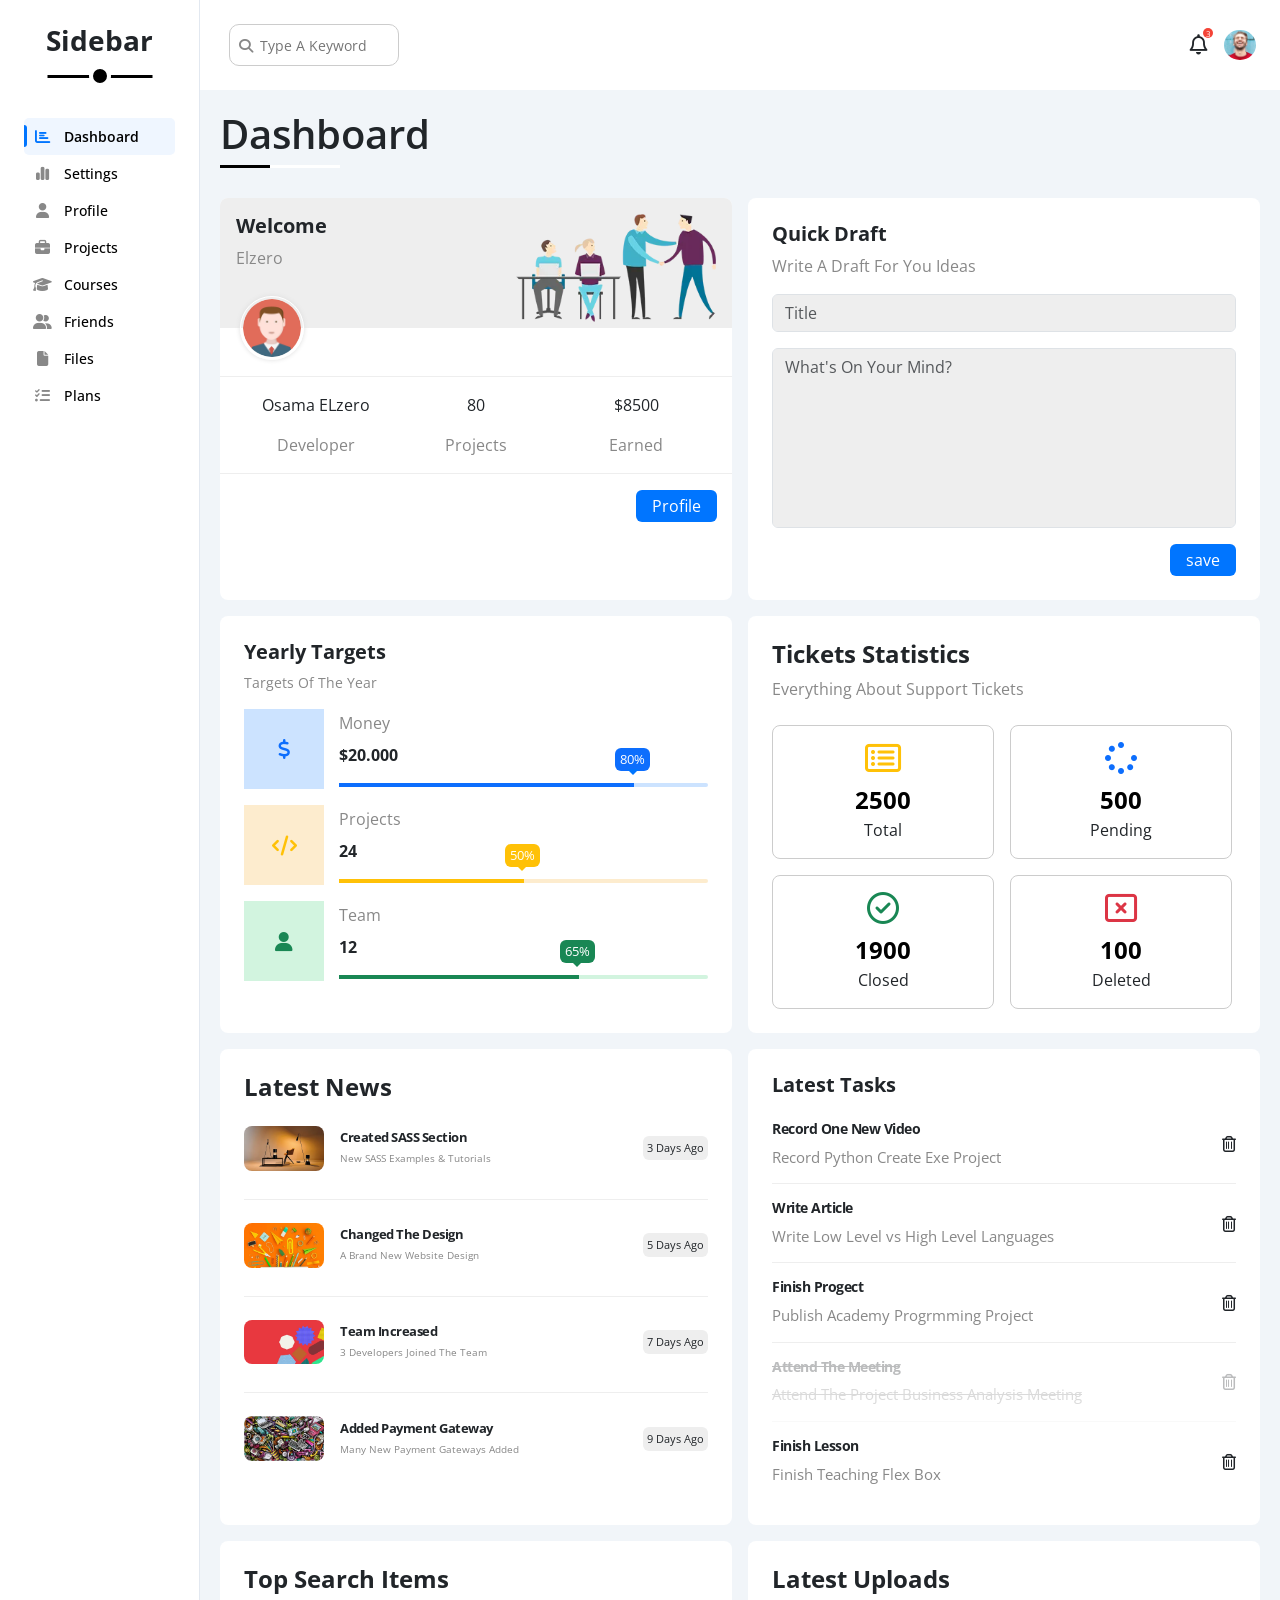
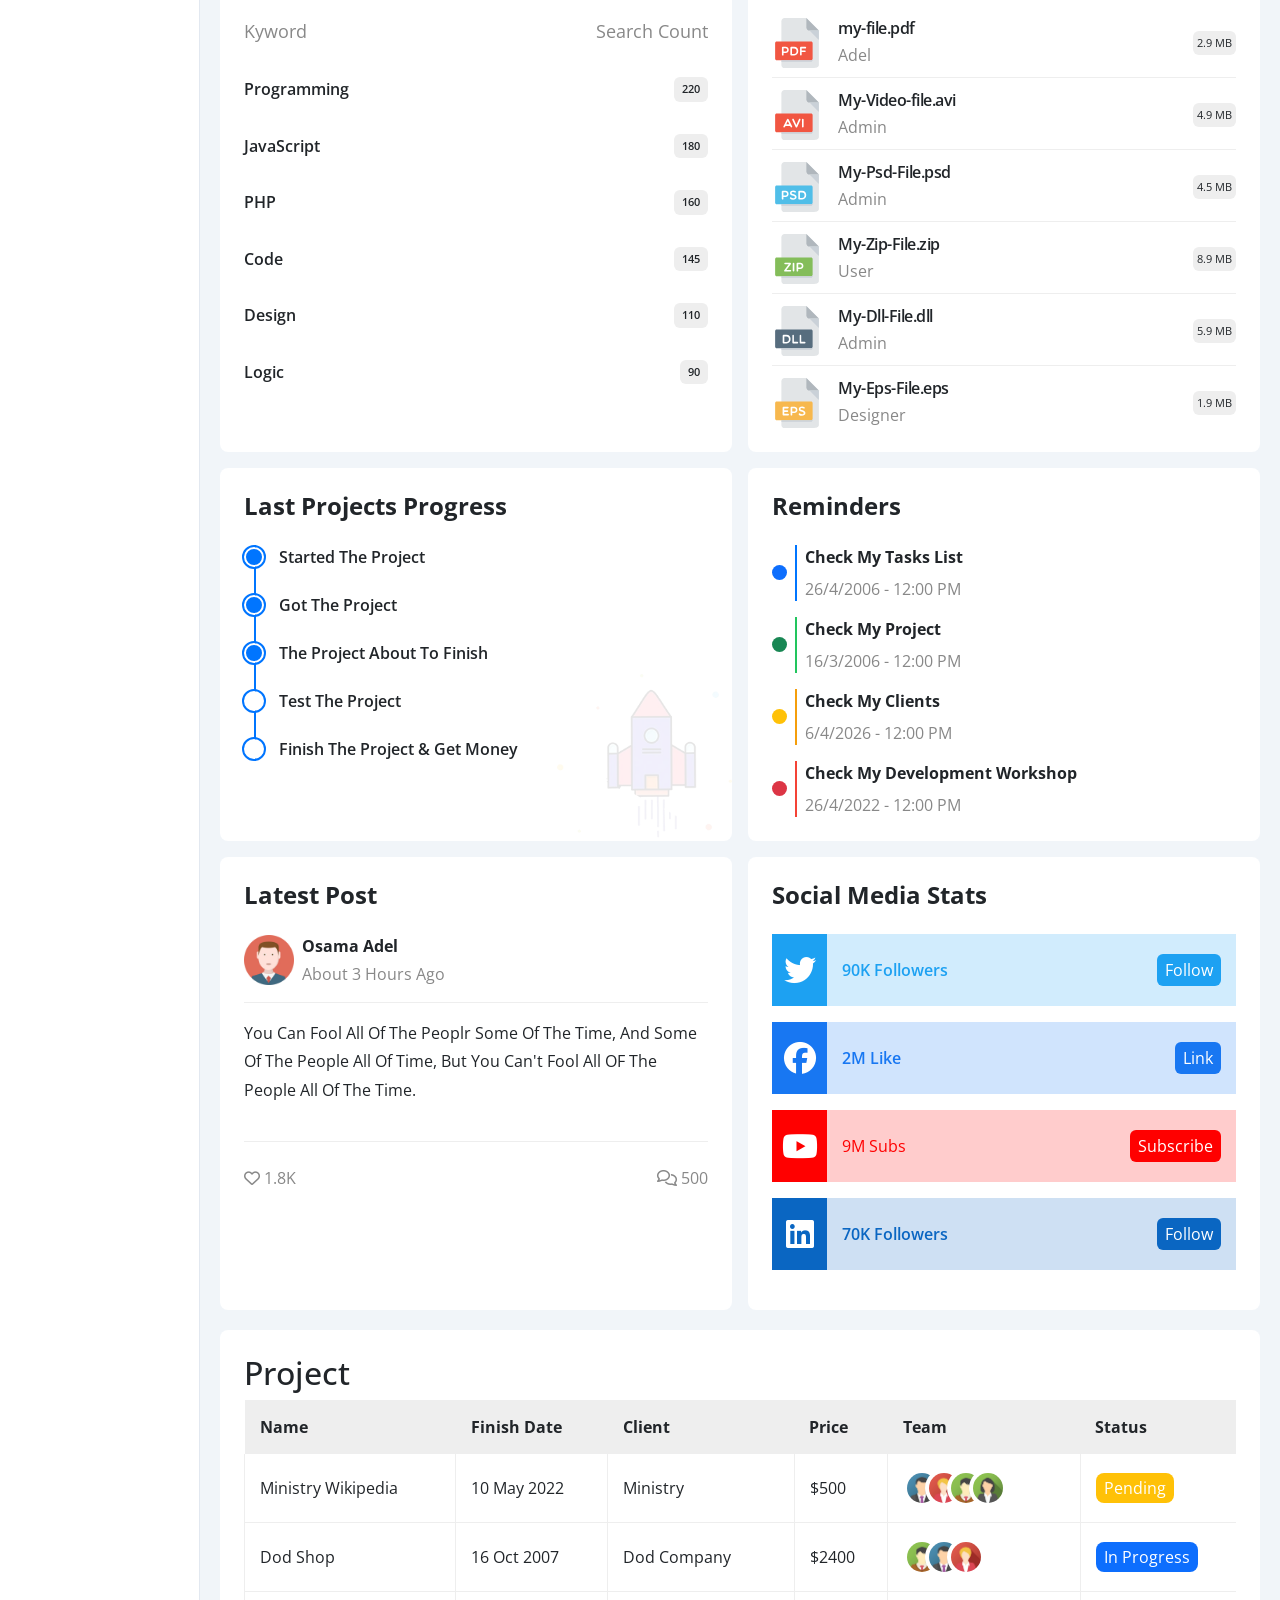
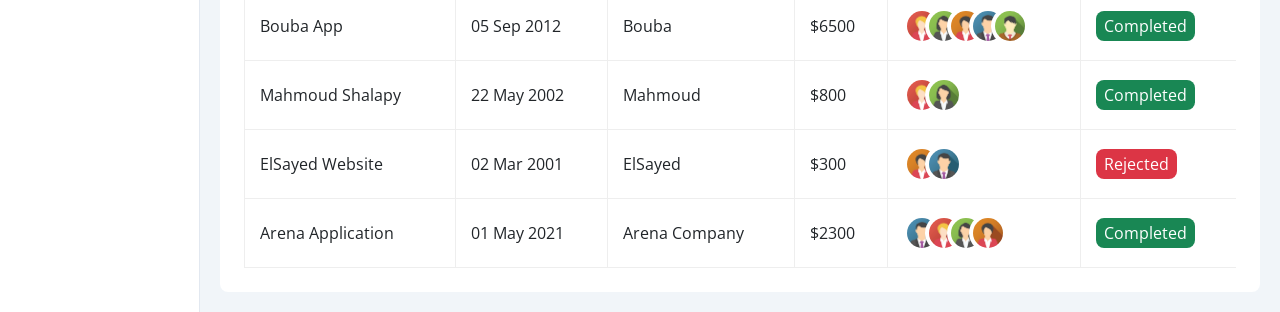
<file: index.html>
<!DOCTYPE html>
<html lang="en">

<head>
    <meta charset="UTF-8">
    <meta http-equiv="X-UA-Compatible" content="IE=edge">
    <meta name="viewport" content="width=device-width, initial-scale=1.0">
    <title>Document</title>


    <!-- Font Awesome -->
    <link rel="stylesheet" href="https://cdnjs.cloudflare.com/ajax/libs/font-awesome/6.5.0/css/all.min.css">
    <!-- Bootstrap CSS -->
    <link href="https://cdn.jsdelivr.net/npm/bootstrap@5.3.8/dist/css/bootstrap.min.css" rel="stylesheet"
        integrity="sha384-sRIl4kxILFvY47J16cr9ZwB07vP4J8+LH7qKQnuqkuIAvNWLzeN8tE5YBujZqJLB" crossorigin="anonymous">

    <!-- Google Fonts -->
    <link rel="preconnect" href="https://fonts.googleapis.com">
    <link rel="preconnect" href="https://fonts.gstatic.com" crossorigin>
    <link href="https://fonts.googleapis.com/css2?family=Open+Sans:ital,wght@0,300..800;1,300..800&display=swap"
        rel="stylesheet">
    <!-- Custom CSS -->
    <link rel="stylesheet" href="css/style.css">

</head>

<body>
    <header>
        <div class="page d-flex">
            <!-- start sidebar -->
            <div class="sidebar bg-white  p-4 position-relative">
                <h3 class="position-relative text-center mt-0">Sidebar</h3>
                <ul>
                    <li data-label="Dashboard">
                        <a title="Dashboard" aria-label="Dashboard"
                            class="active  d-flex align-items-center fs-14 mt-2  text-black rad-6 p-2"
                            href="index.html">
                            <i class="fa-solid fa-chart-bar fa-fw"></i>
                            <span class="hide-mobile">Dashboard</span>
                        </a>
                    </li>

                    <li data-label="Settings">
                        <a title="Settings" aria-label="Settings" class="  d-flex align-items-center fs-14  text-black rad-6 p-2"
                            href="settings.html" >
                            <i class="fa-solid fa-chart-simple fa-fw"></i>
                            <span>Settings</span>
                        </a>
                    </li>

                    <li data-label="Profile">
                        <a title="Profile" aria-label="Profile" class="d-flex align-items-center fs-14  text-black rad-6 p-2"
                            href="profile.html" >
                            <i class="fa-solid fa-user fa-fw"></i>
                            <span>Profile</span>
                        </a>
                    </li>

                    <li data-label="Projects">
                        <a title="Projects" aria-label="Projects" class=" d-flex align-items-center fs-14  text-black rad-6 p-2"
                            href="projects.html" >
                            <i class="fa-solid fa-briefcase fa-fw"></i>
                            <span>Projects</span>
                        </a>
                    </li>

                    <li data-label="Courses">
                        <a title="Courses" aria-label="Courses" class="d-flex align-items-center fs-14  text-black rad-6 p-2"
                            href="courses.html" >
                            <i class="fa-solid fa-graduation-cap fa-fw"></i>
                            <span>Courses</span>
                        </a>
                    </li>

                    <li data-label="Friends">
                        <a title="Friends" aria-label="Friends" class="d-flex align-items-center fs-14  text-black rad-6 p-2"
                            href="friends.html" >
                            <i class="fa-solid fa-user-friends fa-fw"></i>
                            <span>Friends</span>
                        </a>
                    </li>

                    <li data-label="Files">
                        <a title="Files" aria-label="Files" class="d-flex align-items-center fs-14  text-black rad-6 p-2"
                            href="files.html" >
                            <i class="fa-solid fa-file fa-fw"></i>
                            <span>Files</span>
                        </a>
                    </li>

                    <li data-label="Plans">
                        <a title="Plans" aria-label="Plans" class="d-flex align-items-center fs-14  text-black rad-6 p-2"
                            href="plans.html" >
                            <i class="fa-solid fa-list-check fa-fw"></i>
                            <span>Plans</span>
                        </a>
                    </li>

                </ul>
            </div>
            <!-- End sidebar -->
            <div class="content w-100 overflow-hidden">
                <!-- start head -->
                <div class="head bg-white d-flex justify-content-between align-items-center p-4">
                    <div class="search position-relative">
                        <input class="p-2" type="search" placeholder="Type A Keyword ">
                    </div>
                    <div class="icons d-flex align-items-center">
                        <span class="notification position-relative">
                            <i class="fa-regular fa-bell fa-lg"></i>
                        </span>
                        <img src="image/swiper.webp" alt="icon-img" class=" ms-3 img-fluid" loading="lazy" width="32" height="32">
                    </div>
                </div>
                <!-- End head -->
                <h1 class="position-relative fw-semibold">Dashboard</h1>
                <div class="wrapper d-grid gap-3">
                    <!-- start welcome -->
                    <div class="welcome bg-white text-lg-start text-center d-md-block overflow-hidden rounded-3 ">
                        <div class="intro d-flex justify-content-between  p-3">
                            <div>
                                <h2 class="m-0 fs-5 fw-bold">Welcome</h2>
                                <p class="text-welcome mt-2 text-start">Elzero</p>
                            </div>
                            <img src="image/welcome.webp" alt="Welcome" width="100" height="100" loading="lazy"
                                class="img-fluid d-md-block d-none">
                        </div>
                        <img src="image/avatar.webp" alt="avatar" width="100" height="100" loading="lazy"
                            class="avatar img-fluid text-md-center">

                        <div class="body text-center d-md-flex p-3 mt-3 mb-3  d-sm-block">
                            <div>Osama ELzero <span class="d-block mt-3 fs-6">Developer</span></div>
                            <div>80 <span class="d-block mt-3 fs-6">Projects</span></div>
                            <div>$8500<span class="d-block mt-3 fs-6">Earned</span></div>
                        </div>
                        <a title="" aria-label="" title="Visit Profile" aria-label="Visit Profile" href="profile.html"
                            class="visit d-block fs-6 rounded-2  text-white pt-1 pb-1 ps-3 pe-3 w-fit">Profile</a>
                    </div>
                    <!-- End welcome -->
                    <!-- start Quick-draft -->
                    <div class="quick-draft bg-white p-4 rounded-3">
                        <h2 class="mt-0 mb-2 fs-5  fw-bold">Quick Draft</h2>
                        <p class="text-welcome mt-0 mb-3 fs-6 ">Write A Draft For You Ideas</p>
                        <form class="mt-3">
                            <input type="text" class="form-control md-5 d-block" placeholder="Title">
                            <textarea class="form-control mt-3 d-block" rows="4"
                                placeholder="What's On Your Mind?"></textarea>
                            <input type="submit"
                                class="save d-block  rounded-2  text-white pt-1  pb-1 ps-3 pe-3 w-fit border-0 mt-3"
                                value="save">
                        </form>

                    </div>
                    <!-- End Quick-draft -->
                    <!-- start targets -->
                    <div class="targets p-4 bg-white rounded-3">
                        <h2 class="mt-0 mb-2 fs-5 fw-bold">Yearly Targets</h2>
                        <p class="text-welcome mt-0 mb-3  ">Targets Of The Year</p>
                        <div class="target-row blue mb-3 d-flex align-items-center">
                            <div class="icon d-flex text-primary justify-content-center align-items-center">
                                <i class="fa-solid fa-dollar-sign fa-lg"></i>
                            </div>
                            <div class="details">
                                <span class="fs-6 text-welcome">Money</span>
                                <span class="d-block mt-2 mb-3 fw-bold">$20.000</span>
                                <div class="progress position-relative">
                                    <span class="bg-primary blue" style="width: 80%;">
                                        <span class="bg-primary blue">80%</span>
                                    </span>
                                </div>
                            </div>
                        </div>

                        <div class="target-row orange mb-3 d-flex align-items-center">
                            <div class="icon d-flex text-warning justify-content-center align-items-center">
                                <i class="fa-solid fa-code fa-lg"></i>
                            </div>
                            <div class="details">
                                <span class="fs-6 text-welcome">Projects</span>
                                <span class="d-block mt-2 mb-3 fw-bold">24</span>
                                <div class="progress position-relative">
                                    <span class="bg-warning orange" style="width: 50%;">
                                        <span class="bg-warning orange">50%</span>
                                    </span>
                                </div>
                            </div>
                        </div>

                        <div class="target-row green mb-3 d-flex align-items-center">
                            <div class="icon d-flex text-success justify-content-center align-items-center">
                                <i class="fa-solid fa-user fa-lg"></i>
                            </div>
                            <div class="details">
                                <span class="fs-6 text-welcome">Team</span>
                                <span class="d-block mt-2 mb-3 fw-bold">12</span>
                                <div class="progress position-relative">
                                    <span class="bg-success green" style="width: 65%;">
                                        <span class="bg-success green">65%</span>
                                    </span>
                                </div>
                            </div>
                        </div>
                    </div>
                    <!-- End targets -->
                    <!-- start tickets -->
                    <div class="tickets p-4 bg-white rounded-3">
                        <h2 class="mt-0 mb-2 fs-4 fw-bold">Tickets Statistics</h2>
                        <p class="mt-0 mb-4 fs-6 text-welcome">Everything About Support Tickets</p>
                        <div class="d-flex text-center gap-3 flex-wrap">
                            <div class="box p-3 rounded-3 fs-6 ">
                                <i class="fa-regular fa-rectangle-list fa-2x mb-2 text-warning"></i>
                                <span class="d-block text-black fw-bold fs-4">2500</span>
                                Total
                            </div>
                            <div class="box p-3 rounded-3 fs-6 ">
                                <i class="fa-solid fa-spinner fa-2x mb-2 text-primary"></i>
                                <span class="d-block text-black fw-bold fs-4">500</span>
                                Pending
                            </div>
                            <div class="box p-3 rounded-3 fs-6 ">
                                <i class="fa-regular fa-circle-check fa-2x mb-2 text-success"></i>
                                <span class="d-block text-black fw-bold fs-4">1900</span>
                                Closed
                            </div>
                            <div class="box p-3 rounded-3 fs-6 ">
                                <i class="fa-regular fa-rectangle-xmark fa-2x mb-2 text-danger"></i>
                                <span class="d-block text-black fw-bold fs-4">100</span>
                                Deleted
                            </div>

                        </div>
                    </div>
                    <!-- End tickets -->
                    <!-- start Latest News -->
                    <div class="latest-news p-4 bg-white rounded-3 text-center text-md-start">
                        <h2 class="mt-0 mb-4 fs-4 fw-bold">Latest News</h2>
                        <div class="news-row d-md-flex d-block align-items-center">
                            <img src="image/news-01.webp" alt="news" width="80" height="80" loading="lazy"
                                class="img-fluid rounded-3 me-3 mb-2 mb-md-0">
                            <div class="info">
                                <h3>Created SASS Section</h3>
                                <p class="m-0 text-welcome">New SASS Examples & Tutorials</p>
                            </div>
                            <div class="btn-shape  rounded-2 p-1 label">3 Days Ago</div>
                        </div>
                        <div class="news-row d-md-flex d-block align-items-center">
                            <img src="image/news-02.webp" alt="news" width="80" height="80" loading="lazy"
                                class="img-fluid rounded-3 me-3 mb-2 mb-md-0">
                            <div class="info">
                                <h3>Changed The Design</h3>
                                <p class="m-0 text-welcome">A Brand New Website Design</p>
                            </div>
                            <div class="btn-shape  rounded-2 p-1 label">5 Days Ago</div>
                        </div>
                        <div class="news-row d-md-flex d-block align-items-center">
                            <img src="image/news-03.webp" alt="news" width="80" height="80" loading="lazy"
                                class="img-fluid rounded-3 me-3 mb-2 mb-md-0">
                            <div class="info">
                                <h3>Team Increased</h3>
                                <p class="m-0 text-welcome">3 Developers Joined The Team</p>
                            </div>
                            <div class="btn-shape  rounded-2 p-1 label">7 Days Ago</div>
                        </div>
                        <div class="news-row d-md-flex d-block align-items-center ">
                            <img src="image/news-04.webp" alt="news" width="80" height="80" loading="lazy"
                                class="img-fluid rounded-3 me-3 mb-2 mb-md-0">
                            <div class="info">
                                <h3>Added Payment Gateway</h3>
                                <p class="m-0  text-welcome">Many New Payment Gateways Added</p>
                            </div>
                            <div class="btn-shape  rounded-2 p-1 label">9 Days Ago</div>
                        </div>
                    </div>
                    <!-- End Latest News -->
                    <!-- start Tasks -->
                    <div class="tasks p-4 bg-white rounded-3">
                        <h2 class="mt-0 mb-4 fs-5 fw-bold">Latest Tasks</h2>
                        <div class="task-row d-flex align-items-center justify-content-between mb-3">
                            <div class="info">
                                <h3 class="mt-0 mb-2 ">Record One New Video</h3>
                                <p class="m-0 text-welcome">Record Python Create Exe Project</p>
                            </div>
                            <i class="fa-regular fa-trash-can delete ps-2"></i>
                        </div>

                        <div class="task-row d-flex align-items-center justify-content-between mb-3">
                            <div class="info">
                                <h3 class="mt-0 mb-2">Write Article</h3>
                                <p class="m-0 text-welcome">Write Low Level vs High Level Languages</p>
                            </div>
                            <i class="fa-regular fa-trash-can delete ps-2"></i>
                        </div>

                        <div class="task-row d-flex align-items-center justify-content-between mb-3">
                            <div class="info">
                                <h3 class="mt-0 mb-2 ">Finish Progect</h3>
                                <p class="m-0 text-welcome">Publish Academy Progrmming Project</p>
                            </div>
                            <i class="fa-regular fa-trash-can delete ps-2"></i>
                        </div>

                        <div class="task-row d-flex align-items-center justify-content-between mb-3 done">
                            <div class="info">
                                <h3 class="mt-0 mb-2 text-decoration-line-through">Attend The Meeting</h3>
                                <p class="m-0 text-welcome text-decoration-line-through">Attend The Project Business
                                    Analysis Meeting</p>
                            </div>
                            <i class="fa-regular fa-trash-can delete no-effect ps-2"></i>
                        </div>

                        <div class="task-row d-flex align-items-center justify-content-between mb-3">
                            <div class="info">
                                <h3 class="mt-0 mb-2">Finish Lesson</h3>
                                <p class="m-0 text-welcome">Finish Teaching Flex Box</p>
                            </div>
                            <i class="fa-regular fa-trash-can delete  ps-2"></i>
                        </div>
                    </div>
                    <!-- End Tasks -->
                    <!-- start Top Search -->
                    <div class="srarch-items p-4 bg-white rounded-3">
                        <h2 class="mt-0 mb-4 fs-4 fw-bold">Top Search Items</h2>
                        <div class="items-head d-flex justify-content-between text-center mb-3  text-welcome">
                            <div>Kyword</div>
                            <div>Search Count</div>
                        </div>
                        <div class="items d-flex justify-content-between pt-3 pb-3">
                            <span class="fw-semibold">Programming</span>
                            <spnan class="btn-shape rounded-2 fw-semibold">220</spnan>
                        </div>
                        <div class="items d-flex justify-content-between pt-3 pb-3">
                            <span class="fw-semibold">JavaScript</span>
                            <spnan class="btn-shape rounded-2 fw-semibold">180</spnan>
                        </div>
                        <div class="items d-flex justify-content-between pt-3 pb-3">
                            <span class="fw-semibold">PHP</span>
                            <spnan class="btn-shape rounded-2 fw-semibold">160</spnan>
                        </div>
                        <div class="items d-flex justify-content-between pt-3 pb-3">
                            <span class="fw-semibold">Code</span>
                            <spnan class="btn-shape rounded-2 fw-semibold">145</spnan>
                        </div>
                        <div class="items d-flex justify-content-between pt-3 pb-3">
                            <span class="fw-semibold">Design</span>
                            <spnan class="btn-shape rounded-2 fw-semibold">110</spnan>
                        </div>
                        <div class="items d-flex justify-content-between pt-3 pb-3">
                            <span class="fw-semibold">Logic</span>
                            <spnan class="btn-shape rounded-2 fw-semibold">90</spnan>
                        </div>
                    </div>
                    <!-- End Top Search -->
                    <!-- start Latest Uploads -->
                    <div class="latest-uploads p-4 bg-white rounded-3 ">
                        <h2 class="mt-0 mb-4 fs-4 fw-bold">Latest Uploads</h2>
                        <div class="news-row d-flex  align-items-center">
                            <img src="image/pdf.svg" alt="news" width="50" height="50" loading="lazy"
                                class="img-fluid rounded-3 me-3 mb-2 mb-md-0">
                            <div class="info">
                                <h3>my-file.pdf</h3>
                                <p class="m-0 text-welcome">Adel</p>
                            </div>
                            <div class="btn-shape  rounded-2 p-1 label">2.9 MB</div>
                        </div>
                        <div class="news-row d-flex align-items-center">
                            <img src="image/avi.svg" alt="news" width="50" height="50" loading="lazy"
                                class="img-fluid rounded-3 me-3 mb-2 mb-md-0">
                            <div class="info">
                                <h3>My-Video-file.avi</h3>
                                <p class="m-0 text-welcome">Admin</p>
                            </div>
                            <div class="btn-shape  rounded-2 p-1 label">4.9 MB</div>
                        </div>
                        <div class="news-row d-flex align-items-center">
                            <img src="image/psd.svg" alt="news" width="50" height="50" loading="lazy"
                                class="img-fluid rounded-3 me-3 mb-2 mb-md-0">
                            <div class="info">
                                <h3>My-Psd-File.psd</h3>
                                <p class="m-0 text-welcome">Admin</p>
                            </div>
                            <div class="btn-shape  rounded-2 p-1 label">4.5 MB</div>
                        </div>
                        <div class="news-row d-flex align-items-center ">
                            <img src="image/zip.svg" alt="news" width="50" height="50" loading="lazy"
                                class="img-fluid rounded-3 me-3 mb-2 mb-md-0">
                            <div class="info">
                                <h3>My-Zip-File.zip</h3>
                                <p class="m-0  text-welcome">User</p>
                            </div>
                            <div class="btn-shape  rounded-2 p-1 label">8.9 MB</div>
                        </div>
                        <div class="news-row d-flex  align-items-center ">
                            <img src="image/dll.svg" alt="news" width="50" height="50" loading="lazy"
                                class="img-fluid rounded-3 me-3 mb-2 mb-md-0">
                            <div class="info">
                                <h3>My-Dll-File.dll</h3>
                                <p class="m-0  text-welcome">Admin</p>
                            </div>
                            <div class="btn-shape  rounded-2 p-1 label">5.9 MB</div>
                        </div>
                        <div class="news-row d-flex align-items-center ">
                            <img src="image/eps.svg" alt="news" width="50" height="50" loading="lazy"
                                class="img-fluid rounded-3 me-3 mb-2 mb-md-0">
                            <div class="info">
                                <h3>My-Eps-File.eps</h3>
                                <p class="m-0  text-welcome">Designer</p>
                            </div>
                            <div class="btn-shape  rounded-2 p-1 label">1.9 MB</div>
                        </div>
                    </div>
                    <!-- End Latest News -->
                    <!-- start Last Projects Progrss-->
                    <div class="last-project p-4 bg-white rounded-3 position-relative">
                        <h2 class="mt-0 mb-3 fs-4 fw-bold">Last Projects Progress</h2>
                        <ul class="m-0 position-relative">
                            <li class="mt-4 fw-semibold d-flex align-items-center done">Started The Project</li>
                            <li class="mt-4 fw-semibold d-flex align-items-center done">Got The Project</li>
                            <li class="mt-4 fw-semibold d-flex align-items-center done">The Project About To Finish</li>
                            <li class="mt-4 fw-semibold d-flex align-items-center current">Test The Project</li>
                            <li class="mt-4 fw-semibold d-flex align-items-center">Finish The Project & Get Money</li>
                        </ul>
                        <img src="image/project.webp" alt="icon-project" class="img-fluid launch-icon d-md-block d-none"
                            width="175" height="175" loading="lazy">
                    </div>
                    <!-- End Last Projects Progrss-->
                    <!-- start Reminder Widget-->
                    <div class="reminders p-4 bg-white rounded-3 ">
                        <h2 class="mt-0 mb-4 fs-4 fw-bold">Reminders</h2>
                        <ul class="m-0">
                            <li class="d-flex align-items-center mt-3">
                                <span class="key bg-primary rounded-circle me-2 d-block "></span>
                                <div class="ps-2 blue">
                                    <p class="fs-6 fw-bold mt-0 mb-2"> Check My Tasks List</p>
                                    <span class="fs-6 text-welcome"> 26/4/2006 - 12:00 PM</span>
                                </div>
                            </li>
                            <li class="d-flex align-items-center mt-3">
                                <span class="key bg-success rounded-circle me-2 d-block "></span>
                                <div class="ps-2 green">
                                    <p class="fs-6 fw-bold mt-0 mb-2"> Check My Project</p>
                                    <span class="fs-6 text-welcome"> 16/3/2006 - 12:00 PM</span>
                                </div>
                            </li>
                            <li class="d-flex align-items-center mt-3">
                                <span class="key bg-warning rounded-circle me-2 d-block "></span>
                                <div class="ps-2 orange">
                                    <p class="fs-6 fw-bold mt-0 mb-2"> Check My Clients</p>
                                    <span class="fs-6 text-welcome"> 6/4/2026 - 12:00 PM</span>
                                </div>
                            </li>
                            <li class="d-flex align-items-center mt-3">
                                <span class="key bg-danger rounded-circle me-2 d-block "></span>
                                <div class="ps-2 red">
                                    <p class="fs-6 fw-bold mt-0 mb-2"> Check My Development Workshop</p>
                                    <span class="fs-6 text-welcome"> 26/4/2022 - 12:00 PM</span>
                                </div>
                            </li>
                        </ul>
                    </div>
                    <!-- End Reminder Widget-->
                    <!-- start Letest Post -->
                    <div class="letest-post p-4 bg-white rounded-3 position-relative">
                        <h2 class="mt-0 mb-4 fs-4 fw-bold">Latest Post</h2>
                        <div class="top d-flex align-items-center">
                            <img src="image/avatar.webp" alt="image-avatar" loading="lazy" width="50" height="50"
                                class="img-fluid avatar me-2">
                            <div class="info">
                                <span class="d-block mb-1 fw-bold">Osama Adel</span>
                                <span class="text-welcome fw-normal">About 3 Hours Ago </span>
                            </div>
                        </div>
                        <div class="post-content text-center text-md-start pt-3 pb-0 mt-3 mb-0 fw-normal">
                            You Can Fool All Of The Peoplr Some Of The Time, And Some Of The People All Of Time, But
                            You Can't Fool All OF The People All Of The Time.
                        </div>
                        <div
                            class="post-stats d-flex justify-content-between align-items-center text-welcome mt-4 mb-0">
                            <div>
                                <i class="fa-regular fa-heart"></i>
                                <span>1.8K</span>
                            </div>
                            <div>
                                <i class="fa-regular fa-comments"></i>
                                <span>500</span>
                            </div>
                        </div>
                    </div>
                    <!-- End Letest Post -->
                    <!--start Social Media -->
                    <div class="social-media p-4 bg-white rounded-3 position-relative">
                        <h2 class="mt-0 mb-4 fs-4 fw-bold">Social Media Stats</h2>
                        <div
                            class="box twitter position-relative  d-flex justify-content-between align-items-center mb-3">
                            <i
                                class="fa-brands fa-twitter fa-2x text-white h-100 d-flex align-items-center justify-content-center"></i>
                            <span class="fw-semibold">90K Followers</span>
                            <a title="" aria-label="" class="fs-6 text-white btn-shape" href="#" title="twitter"
                                aria-label="twitter">Follow</a>
                        </div>
                        <div
                            class="box facebook position-relative  d-flex justify-content-between align-items-center mb-3">
                            <i
                                class="fa-brands fa-facebook fa-2x text-white h-100 d-flex align-items-center justify-content-center"></i>
                            <span class="fw-semibold">2M Like</span>
                            <a title="" aria-label="" class="fs-6 text-white btn-shape" href="#" title="facebook"
                                aria-label="facebook">Link</a>
                        </div>
                        <div
                            class="box youtube position-relative d-flex justify-content-between align-items-center mb-3">
                            <i
                                class="fa-brands fa-youtube fa-2x text-white h-100 d-flex align-items-center justify-content-center"></i>
                            <span class="fw-semi-bold">9M Subs</span>
                            <a title="" aria-label="" class="fs-6 text-white btn-shape" href="#" title="youtube"
                                aria-label="youtube">Subscribe</a>
                        </div>
                        <div
                            class="box linkedin position-relative  d-flex justify-content-between align-items-center mb-3">
                            <i
                                class="fa-brands fa-linkedin fa-2x text-white h-100 d-flex align-items-center justify-content-center"></i>
                            <span class="fw-semibold">70K Followers</span>
                            <a title="" aria-label="" class="fs-6 text-white btn-shape" href="#" title="linkedin"
                                aria-label="linkedin">Follow</a>
                        </div>
                    </div>
                    <!--End Social Media -->
                </div>
                <!-- start Project Taple -->
                <div class="project p-4 bg-white rounded-3 ">
                    <h2 class="mt-0 mb-2">Project</h2>
                    <div class="responsive-table">
                        <table class="fs-6 w-100">
                            <thead>
                                <tr>
                                    <td>Name</td>
                                    <td>Finish Date</td>
                                    <td>Client</td>
                                    <td>Price</td>
                                    <td>Team</td>
                                    <td>Status</td>
                                </tr>
                            </thead>
                            <tbody>
                                <tr>
                                    <td>Ministry Wikipedia</td>
                                    <td>10 May 2022</td>
                                    <td>Ministry</td>
                                    <td>$500</td>
                                    <td>
                                        <img src="image/team-01.webp" width="38" height="38" loading="lazy"
                                            class="img-fluid rounded-circle p-1 bg-white" alt="image-team">
                                        <img src="image/team-05.webp" width="38" height="38" loading="lazy"
                                            class="img-fluid rounded-circle p-1 bg-white" alt="image-team">
                                        <img src="image/team-03.webp" width="38" height="38" loading="lazy"
                                            class="img-fluid rounded-circle p-1 bg-white" alt="image-team">
                                        <img src="image/team-02.webp" width="38" height="38" loading="lazy"
                                            class="img-fluid rounded-circle p-1 bg-white" alt="image-team">
                                    </td>
                                    <td>
                                        <span
                                            class="lable bg-warning text-white pt-1 pb-1 ps-2 pe-2 rounded-3">Pending</span>
                                    </td>
                                </tr>

                                <tr>
                                    <td> Dod Shop</td>
                                    <td>16 Oct 2007</td>
                                    <td>Dod Company</td>
                                    <td>$2400</td>
                                    <td>
                                        <img src="image/team-03.webp" width="38" height="38" loading="lazy"
                                            class="img-fluid rounded-circle p-1 bg-white" alt="image-team">
                                        <img src="image/team-01.webp" width="38" height="38" loading="lazy"
                                            class="img-fluid rounded-circle p-1 bg-white" alt="image-team">
                                        <img src="image/team-05.webp" width="38" height="38" loading="lazy"
                                            class="img-fluid rounded-circle p-1 bg-white" alt="image-team">
                                    </td>
                                    <td>
                                        <span class="lable text-white bg-primary pt-1 pb-1 ps-2 pe-2 rounded-3">In
                                            Progress</span>
                                    </td>
                                </tr>

                                <tr>
                                    <td>Bouba App</td>
                                    <td>05 Sep 2012</td>
                                    <td>Bouba</td>
                                    <td>$6500</td>
                                    <td>
                                        <img src="image/team-05.webp" width="38" height="38" loading="lazy"
                                            class="img-fluid rounded-circle p-1 bg-white" alt="image-team">
                                        <img src="image/team-02.webp" width="38" height="38" loading="lazy"
                                            class="img-fluid rounded-circle p-1 bg-white" alt="image-team">
                                        <img src="image/team-04.webp" width="38" height="38" loading="lazy"
                                            class="img-fluid rounded-circle p-1 bg-white" alt="image-team">
                                        <img src="image/team-01.webp" width="38" height="38" loading="lazy"
                                            class="img-fluid rounded-circle p-1 bg-white" alt="image-team">
                                        <img src="image/team-03.webp" width="38" height="38" loading="lazy"
                                            class="img-fluid rounded-circle p-1 bg-white" alt="image-team">
                                    </td>
                                    <td>
                                        <span
                                            class="lable  text-white bg-success pt-1 pb-1 ps-2 pe-2 rounded-3">Completed</span>
                                    </td>
                                </tr>

                                <tr>
                                    <td>Mahmoud Shalapy</td>
                                    <td>22 May 2002</td>
                                    <td>Mahmoud</td>
                                    <td>$800</td>
                                    <td>
                                        <img src="image/team-05.webp" width="38" height="38" loading="lazy"
                                            class="img-fluid rounded-circle p-1 bg-white" alt="image-team">
                                        <img src="image/team-02.webp" width="38" height="38" loading="lazy"
                                            class="img-fluid rounded-circle p-1 bg-white" alt="image-team">
                                    </td>
                                    <td>
                                        <span
                                            class="lable  text-white bg-success pt-1 pb-1 ps-2 pe-2 rounded-3">Completed</span>
                                    </td>
                                </tr>

                                <tr>
                                    <td>ElSayed Website</td>
                                    <td>02 Mar 2001</td>
                                    <td>ElSayed</td>
                                    <td>$300</td>
                                    <td>
                                        <img src="image/team-04.webp" width="38" height="38" loading="lazy"
                                            class="img-fluid rounded-circle p-1 bg-white" alt="image-team">
                                        <img src="image/team-01.webp" width="38" height="38" loading="lazy"
                                            class="img-fluid rounded-circle p-1 bg-white" alt="image-team">
                                    </td>
                                    <td>
                                        <span
                                            class="lable text-white bg-danger pt-1 pb-1 ps-2 pe-2 rounded-3 fs-6">Rejected</span>
                                    </td>
                                </tr>

                                <tr>
                                    <td>Arena Application</td>
                                    <td>01 May 2021</td>
                                    <td>Arena Company</td>
                                    <td>$2300</td>
                                    <td>
                                        <img src="image/team-01.webp" width="38" height="38" loading="lazy"
                                            class="img-fluid rounded-circle p-1 bg-white" alt="image-team">
                                        <img src="image/team-05.webp" width="38" height="38" loading="lazy"
                                            class="img-fluid rounded-circle p-1 bg-white" alt="image-team">
                                        <img src="image/team-02.webp" width="38" height="38" loading="lazy"
                                            class="img-fluid rounded-circle p-1 bg-white" alt="image-team">
                                        <img src="image/team-04.webp" width="38" height="38" loading="lazy"
                                            class="img-fluid rounded-circle p-1 bg-white" alt="image-team">
                                    </td>
                                    <td>
                                        <span
                                            class="lable  text-white bg-success pt-1 pb-1 ps-2 pe-2 rounded-3">Completed</span>
                                    </td>
                                </tr>
                            </tbody>
                        </table>
                    </div>
                </div>
                <!-- End Project Taple -->
            </div>
        </div>
    </header>



    <!-- Bootstrap JS -->
    <script src="https://cdn.jsdelivr.net/npm/bootstrap@5.3.8/dist/js/bootstrap.bundle.min.js"
        integrity="sha384-FKyoEForCGlyvwx9Hj09JcYn3nv7wiPVlz7YYwJrWVcXK/BmnVDxM+D2scQbITxI"
        crossorigin="anonymous"></script>
    <script src="js/main.js"></script>
</body>

</html>
</file>
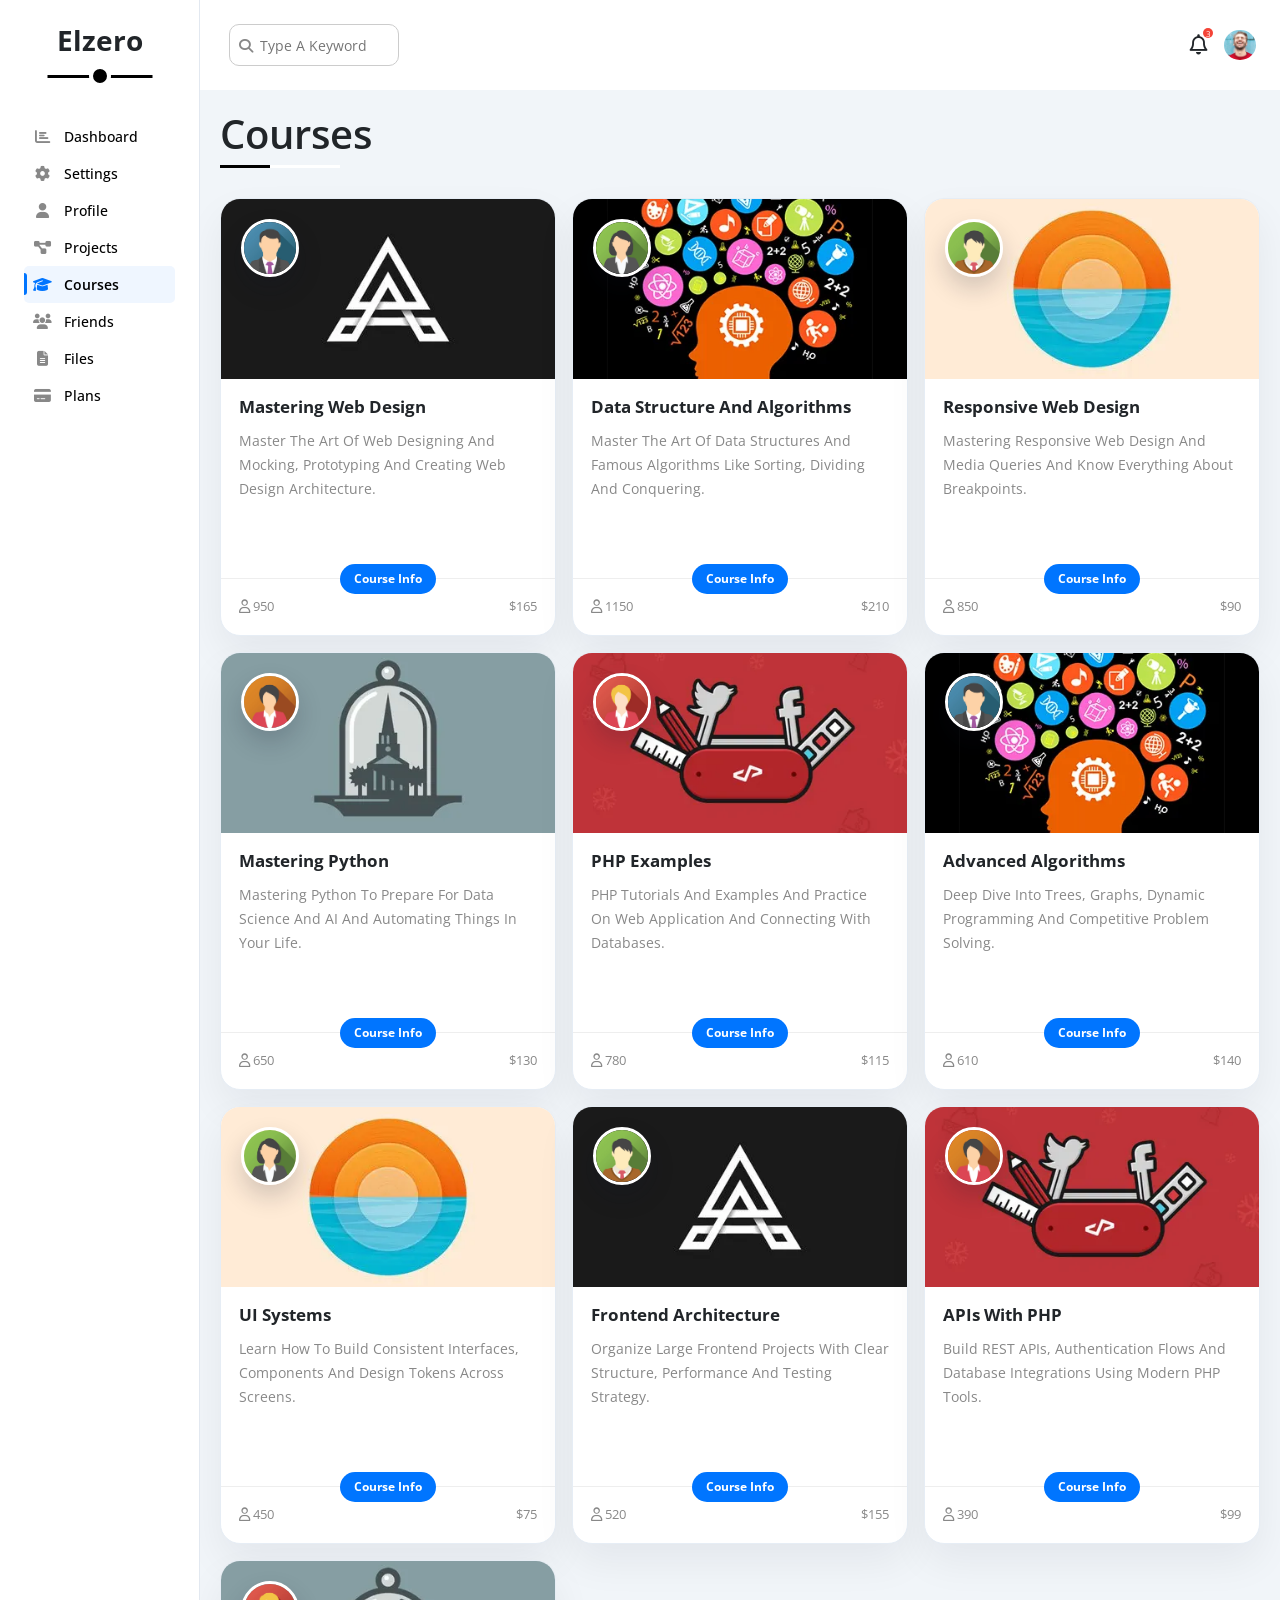
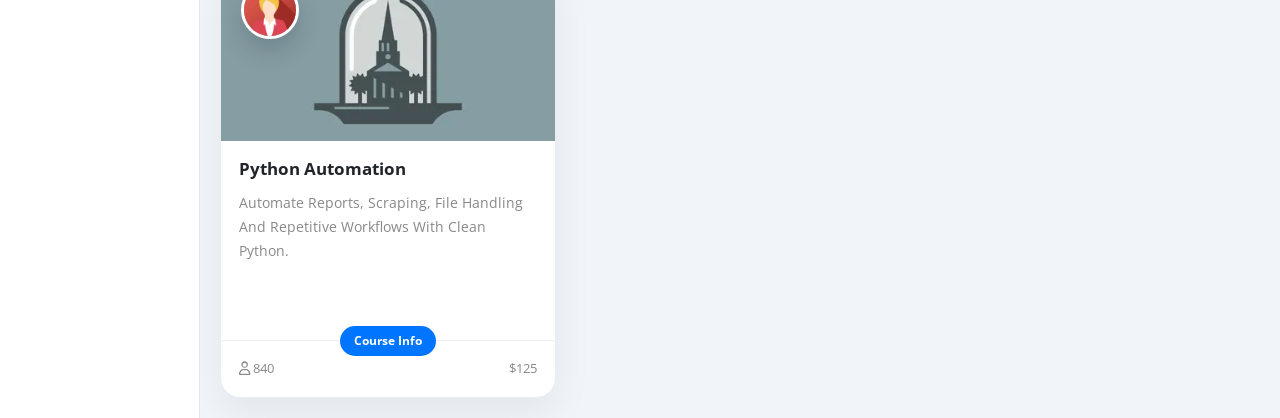
<file: courses.html>
<!DOCTYPE html>
<html lang="en">

<head>
    <meta charset="UTF-8">
    <meta http-equiv="X-UA-Compatible" content="IE=edge">
    <meta name="viewport" content="width=device-width, initial-scale=1.0">
    <title>Courses</title>

    <link rel="stylesheet" href="https://cdnjs.cloudflare.com/ajax/libs/font-awesome/6.5.0/css/all.min.css">
    <link href="https://cdn.jsdelivr.net/npm/bootstrap@5.3.8/dist/css/bootstrap.min.css" rel="stylesheet"
        integrity="sha384-sRIl4kxILFvY47J16cr9ZwB07vP4J8+LH7qKQnuqkuIAvNWLzeN8tE5YBujZqJLB" crossorigin="anonymous">
    <link rel="preconnect" href="https://fonts.googleapis.com">
    <link rel="preconnect" href="https://fonts.gstatic.com" crossorigin>
    <link href="https://fonts.googleapis.com/css2?family=Open+Sans:ital,wght@0,300..800;1,300..800&display=swap"
        rel="stylesheet">
    <link rel="stylesheet" href="css/style.css">
</head>

<body>
    <header>
        <div class="page d-flex">
            <div class="sidebar bg-white p-4 position-relative">
                <h3 class="position-relative text-center mt-0">Elzero</h3>
                <ul>
                    <li data-label="Dashboard">
                        <a title="Dashboard" aria-label="Dashboard" class="d-flex align-items-center fs-14 mt-2 text-black rad-6 p-2" href="index.html">
                            <i class="fa-solid fa-chart-bar fa-fw"></i>
                            <span>Dashboard</span>
                        </a>
                    </li>
                    <li data-label="Settings">
                        <a title="Settings" aria-label="Settings" class="d-flex align-items-center fs-14 text-black rad-6 p-2" href="settings.html">
                            <i class="fa-solid fa-gear fa-fw"></i>
                            <span>Settings</span>
                        </a>
                    </li>
                    <li data-label="Profile">
                        <a title="Profile" aria-label="Profile" class="d-flex align-items-center fs-14 text-black rad-6 p-2" href="profile.html">
                            <i class="fa-solid fa-user fa-fw"></i>
                            <span>Profile</span>
                        </a>
                    </li>
                    <li data-label="Projects">
                        <a title="Projects" aria-label="Projects" class="d-flex align-items-center fs-14 text-black rad-6 p-2" href="projects.html">
                            <i class="fa-solid fa-diagram-project fa-fw"></i>
                            <span>Projects</span>
                        </a>
                    </li>
                    <li data-label="Courses">
                        <a title="Courses" aria-label="Courses" class="active d-flex align-items-center fs-14 text-black rad-6 p-2" href="courses.html">
                            <i class="fa-solid fa-graduation-cap fa-fw"></i>
                            <span>Courses</span>
                        </a>
                    </li>
                    <li data-label="Friends">
                        <a title="Friends" aria-label="Friends"class="d-flex align-items-center fs-14 text-black rad-6 p-2" href="friends.html">
                            <i class="fa-solid fa-users fa-fw"></i>
                            <span>Friends</span>
                        </a>
                    </li>
                    <li data-label="Files">
                        <a title="Files" aria-label="Files" class="d-flex align-items-center fs-14 text-black rad-6 p-2" href="files.html">
                            <i class="fa-solid fa-file-lines fa-fw"></i>
                            <span>Files</span>
                        </a>
                    </li>
                    <li data-label="Plans">
                        <a title="Plans" aria-label="Plans" class="d-flex align-items-center fs-14 text-black rad-6 p-2" href="plans.html">
                            <i class="fa-solid fa-credit-card fa-fw"></i>
                            <span>Plans</span>
                        </a>
                    </li>
                </ul>
            </div>

            <div class="content w-100 overflow-hidden">
                <div class="head bg-white d-flex justify-content-between align-items-center p-4">
                    <div class="search position-relative">
                        <input class="p-2" type="search" placeholder="Type A Keyword">
                    </div>
                    <div class="icons d-flex align-items-center">
                        <span class="notification position-relative">
                            <i class="fa-regular fa-bell fa-lg"></i>
                        </span>
                        <img src="image/swiper.webp" alt="account avatar" class="ms-3 img-fluid" loading="lazy" width="32" height="32">
                    </div>
                </div>

                <h1 class="position-relative fw-semibold">Courses</h1>

                <div class="wrapper courses-wrapper d-grid gap-3">
                    <section class="course-card page-card">
                        <img width="100" height="100" loading="lazy" class="course-cover img-fluid" src="image/course-01.webp" alt="Mastering Web Design course cover">
                        <img width="58" height="58" loading="lazy" class="course-author img-fluid" src="image/team-01.webp" alt="Instructor">
                        <div class="course-body">
                            <h3>Mastering Web Design</h3>
                            <p>Master The Art Of Web Designing And Mocking, Prototyping And Creating Web Design
                                Architecture.</p>
                        </div>
                        <div class="course-footer">
                            <a title="Course1" aria-label="Course1" href="#" class="course-link">Course Info</a>
                            <span><i class="fa-regular fa-user"></i> 950</span>
                            <span>$165</span>
                        </div>
                    </section>

                    <section class="course-card page-card">
                        <img width="100" height="100" loading="lazy" class="course-cover img-fluid" src="image/course-02.webp" alt="Data Structure And Algorithms cover">
                        <img width="58" height="58" loading="lazy" class="course-author img-fluid" src="image/team-02.webp" alt="Instructor">
                        <div class="course-body">
                            <h3>Data Structure And Algorithms</h3>
                            <p>Master The Art Of Data Structures And Famous Algorithms Like Sorting, Dividing And
                                Conquering.</p>
                        </div>
                        <div class="course-footer">
                            <a title="Course2" aria-label="Course2" href="#" class="course-link">Course Info</a>
                            <span><i class="fa-regular fa-user"></i> 1150</span>
                            <span>$210</span>
                        </div>
                    </section>

                    <section class="course-card page-card">
                        <img width="100" height="100" loading="lazy" class="course-cover img-fluid" src="image/course-03.webp" alt="Responsive Web Design cover">
                        <img width="58" height="58" loading="lazy" class="course-author img-fluid" src="image/team-03.webp" alt="Instructor">
                        <div class="course-body">
                            <h3>Responsive Web Design</h3>
                            <p>Mastering Responsive Web Design And Media Queries And Know Everything About Breakpoints.
                            </p>
                        </div>
                        <div class="course-footer">
                            <a title="Course3" aria-label="Course3" href="#" class="course-link">Course Info</a>
                            <span><i class="fa-regular fa-user"></i> 850</span>
                            <span>$90</span>
                        </div>
                    </section>

                    <section class="course-card page-card">
                        <img width="100" height="100" loading="lazy" class="course-cover img-fluid" src="image/course-04.webp" alt="Mastering Python cover">
                        <img width="58" height="58" loading="lazy" class="course-author img-fluid" src="image/team-04.webp" alt="Instructor">
                        <div class="course-body">
                            <h3>Mastering Python</h3>
                            <p>Mastering Python To Prepare For Data Science And AI And Automating Things In Your Life.
                            </p>
                        </div>
                        <div class="course-footer">
                            <a title="Course4" aria-label="Course4" href="#" class="course-link">Course Info</a>
                            <span><i class="fa-regular fa-user"></i> 650</span>
                            <span>$130</span>
                        </div>
                    </section>

                    <section class="course-card page-card">
                        <img width="100" height="100" loading="lazy" class="course-cover img-fluid" src="image/course-05.webp" alt="PHP Examples cover">
                        <img width="58" height="58" loading="lazy" class="course-author img-fluid" src="image/team-05.webp" alt="Instructor">
                        <div class="course-body">
                            <h3>PHP Examples</h3>
                            <p>PHP Tutorials And Examples And Practice On Web Application And Connecting With
                                Databases.</p>
                        </div>
                        <div class="course-footer">
                            <a title="Course5" aria-label="Course5" href="#" class="course-link">Course Info</a>
                            <span><i class="fa-regular fa-user"></i> 780</span>
                            <span>$115</span>
                        </div>
                    </section>

                    <section class="course-card page-card">
                        <img width="100" height="100" loading="lazy" class="course-cover img-fluid" src="image/course-02.webp" alt="Advanced Algorithms cover">
                        <img width="58" height="58" loading="lazy" class="course-author img-fluid" src="image/team-01.webp" alt="Instructor">
                        <div class="course-body">
                            <h3>Advanced Algorithms</h3>
                            <p>Deep Dive Into Trees, Graphs, Dynamic Programming And Competitive Problem Solving.</p>
                        </div>
                        <div class="course-footer">
                            <a title="Course1" aria-label="Course1" href="#" class="course-link">Course Info</a>
                            <span><i class="fa-regular fa-user"></i> 610</span>
                            <span>$140</span>
                        </div>
                    </section>

                    <section class="course-card page-card">
                        <img width="100" height="100" loading="lazy" class="course-cover img-fluid" src="image/course-03.webp" alt="UI Systems course cover">
                        <img width="58" height="58" loading="lazy" class="course-author img-fluid" src="image/team-02.webp" alt="Instructor">
                        <div class="course-body">
                            <h3>UI Systems</h3>
                            <p>Learn How To Build Consistent Interfaces, Components And Design Tokens Across Screens.
                            </p>
                        </div>
                        <div class="course-footer">
                            <a title="Course2" aria-label="Course2" href="#" class="course-link">Course Info</a>
                            <span><i class="fa-regular fa-user"></i> 450</span>
                            <span>$75</span>
                        </div>
                    </section>

                    <section class="course-card page-card">
                        <img width="100" height="100" loading="lazy" class="course-cover img-fluid" src="image/course-01.webp" alt="Frontend Architecture cover">
                        <img width="58" height="58" loading="lazy" class="course-author img-fluid" src="image/team-03.webp" alt="Instructor">
                        <div class="course-body">
                            <h3>Frontend Architecture</h3>
                            <p>Organize Large Frontend Projects With Clear Structure, Performance And Testing Strategy.
                            </p>
                        </div>
                        <div class="course-footer">
                            <a title="Course3" aria-label="Course3" href="#" class="course-link">Course Info</a>
                            <span><i class="fa-regular fa-user"></i> 520</span>
                            <span>$155</span>
                        </div>
                    </section>

                    <section class="course-card page-card">
                        <img  width="100" height="100" loading="lazy" class="course-cover img-fluid" src="image/course-05.webp" alt="APIs With PHP cover">
                        <img  width="58" height="58" loading="lazy" class="course-author img-fluid" src="image/team-04.webp" alt="Instructor">
                        <div class="course-body">
                            <h3>APIs With PHP</h3>
                            <p>Build REST APIs, Authentication Flows And Database Integrations Using Modern PHP Tools.
                            </p>
                        </div>
                        <div class="course-footer">
                            <a title="Course4" aria-label="Course4" href="#" class="course-link">Course Info</a>
                            <span><i class="fa-regular fa-user"></i> 390</span>
                            <span>$99</span>
                        </div>
                    </section>

                    <section class="course-card page-card">
                        <img width="100" height="100" loading="lazy" class="course-cover img-fluid" src="image/course-04.webp" alt="Python Automation cover">
                        <img width="58" height="58" loading="lazy" class="course-author img-fluid" src="image/team-05.webp" alt="Instructor">
                        <div class="course-body">
                            <h3>Python Automation</h3>
                            <p>Automate Reports, Scraping, File Handling And Repetitive Workflows With Clean Python.
                            </p>
                        </div>
                        <div class="course-footer">
                            <a title="Course5" aria-label="Course5" href="#" class="course-link">Course Info</a>
                            <span><i class="fa-regular fa-user"></i> 840</span>
                            <span>$125</span>
                        </div>
                    </section>
                </div>
            </div>
        </div>
    </header>

    <script src="https://cdn.jsdelivr.net/npm/bootstrap@5.3.8/dist/js/bootstrap.bundle.min.js"
        integrity="sha384-FKyoEForCGlyvwx9Hj09JcYn3nv7wiPVlz7YYwJrWVcXK/BmnVDxM+D2scQbITxI"
        crossorigin="anonymous"></script>
    <script src="js/main.js"></script>
</body>

</html>
</file>
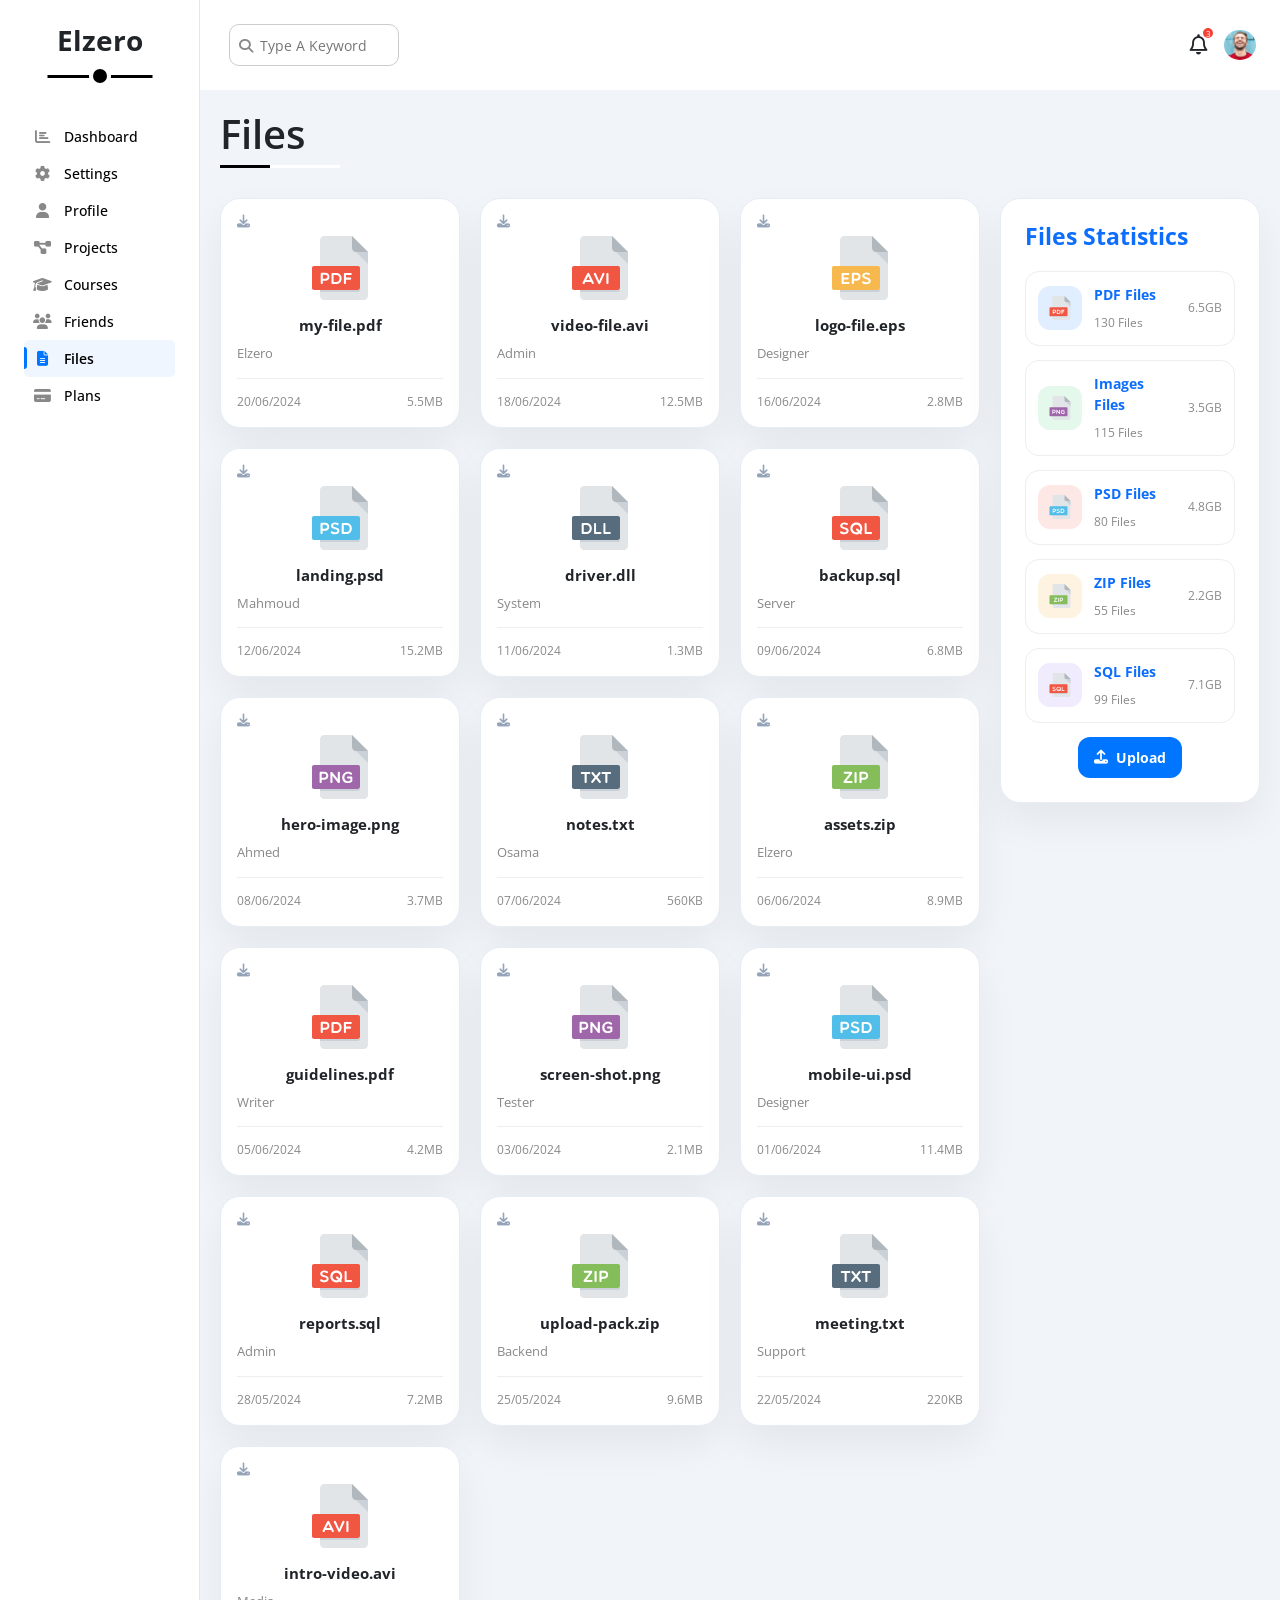
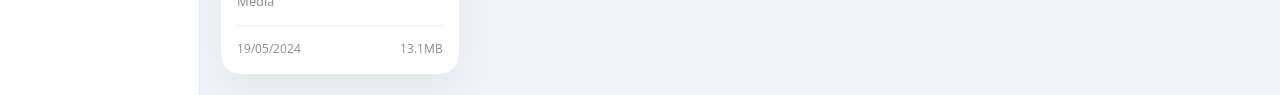
<file: files.html>
<!DOCTYPE html>
<html lang="en">

<head>
    <meta charset="UTF-8">
    <meta http-equiv="X-UA-Compatible" content="IE=edge">
    <meta name="viewport" content="width=device-width, initial-scale=1.0">
    <title>Files</title>

    <link rel="stylesheet" href="https://cdnjs.cloudflare.com/ajax/libs/font-awesome/6.5.0/css/all.min.css">
    <link href="https://cdn.jsdelivr.net/npm/bootstrap@5.3.8/dist/css/bootstrap.min.css" rel="stylesheet"
        integrity="sha384-sRIl4kxILFvY47J16cr9ZwB07vP4J8+LH7qKQnuqkuIAvNWLzeN8tE5YBujZqJLB" crossorigin="anonymous">
    <link rel="preconnect" href="https://fonts.googleapis.com">
    <link rel="preconnect" href="https://fonts.gstatic.com" crossorigin>
    <link href="https://fonts.googleapis.com/css2?family=Open+Sans:ital,wght@0,300..800;1,300..800&display=swap"
        rel="stylesheet">
    <link rel="stylesheet" href="css/style.css">
</head>

<body>
    <header>
        <div class="page d-flex">
            <div class="sidebar bg-white p-4 position-relative">
                <h3 class="position-relative text-center mt-0">Elzero</h3>
                <ul>
                    <li data-label="Dashboard">
                        <a title="Dashboard" aria-label="Dashboard" class="d-flex align-items-center fs-14 mt-2 text-black rad-6 p-2" href="index.html">
                            <i class="fa-solid fa-chart-bar fa-fw"></i>
                            <span>Dashboard</span>
                        </a>
                    </li>
                    <li data-label="Settings">
                        <a title="Settings" aria-label="Settings" class="d-flex align-items-center fs-14 text-black rad-6 p-2" href="settings.html">
                            <i class="fa-solid fa-gear fa-fw"></i>
                            <span>Settings</span>
                        </a>
                    </li>
                    <li data-label="Profile">
                        <a title="Profile" aria-label="Profile" class="d-flex align-items-center fs-14 text-black rad-6 p-2" href="profile.html">
                            <i class="fa-solid fa-user fa-fw"></i>
                            <span>Profile</span>
                        </a>
                    </li>
                    <li data-label="Projects">
                        <a title="Projects" aria-label="Projects" class="d-flex align-items-center fs-14 text-black rad-6 p-2" href="projects.html">
                            <i class="fa-solid fa-diagram-project fa-fw"></i>
                            <span>Projects</span>
                        </a>
                    </li>
                    <li data-label="Courses">
                        <a title="Courses" aria-label="Courses" class="d-flex align-items-center fs-14 text-black rad-6 p-2" href="courses.html">
                            <i class="fa-solid fa-graduation-cap fa-fw"></i>
                            <span>Courses</span>
                        </a>
                    </li>
                    <li data-label="Friends">
                        <a title="Friends" aria-label="Friends" class="d-flex align-items-center fs-14 text-black rad-6 p-2" href="friends.html">
                            <i class="fa-solid fa-users fa-fw"></i>
                            <span>Friends</span>
                        </a>
                    </li>
                    <li data-label="Files">
                        <a title="Files" aria-label="Files" class="active d-flex align-items-center fs-14 text-black rad-6 p-2" href="files.html">
                            <i class="fa-solid fa-file-lines fa-fw"></i>
                            <span>Files</span>
                        </a>
                    </li>
                    <li data-label="Plans">
                        <a title="Plans" aria-label="Plans" class="d-flex align-items-center fs-14 text-black rad-6 p-2" href="plans.html" title="Plans"
                            aria-label="Plans">
                            <i class="fa-solid fa-credit-card fa-fw"></i>
                            <span>Plans</span>
                        </a>
                    </li>
                </ul>
            </div>

            <div class="content w-100 overflow-hidden">
                <div class="head bg-white d-flex justify-content-between align-items-center p-4">
                    <div class="search position-relative">
                        <input class="p-2" type="search" placeholder="Type A Keyword">
                    </div>
                    <div class="icons d-flex align-items-center">
                        <span class="notification position-relative">
                            <i class="fa-regular fa-bell fa-lg"></i>
                        </span>
                        <img src="image/swiper.webp" alt="account avatar" class="ms-3 img-fluid" loading="lazy" width="32" height="32">
                    </div>
                </div>

                <h1 class="position-relative fw-semibold">Files</h1>

                <div class="wrapper files-wrapper d-grid gap-3">
                    <div class="files-layout">
                        <div class="files-grid">
                            <section class="file-card page-card">
                                <div class="file-actions"><i class="fa-solid fa-download"></i></div>
                                <div class="file-icon"><img width="64" height="64" loading="lazy" class="img-fluid" src="image/pdf.svg" alt="PDF icon"></div>
                                <h3>my-file.pdf</h3>
                                <p class="file-user">Elzero</p>
                                <div class="file-meta"><span>20/06/2024</span><span>5.5MB</span></div>
                            </section>
                            <section class="file-card page-card">
                                <div class="file-actions"><i class="fa-solid fa-download"></i></div>
                                <div class="file-icon"><img width="64" height="64" loading="lazy" class="img-fluid" src="image/avi.svg" alt="AVI icon"></div>
                                <h3>video-file.avi</h3>
                                <p class="file-user">Admin</p>
                                <div class="file-meta"><span>18/06/2024</span><span>12.5MB</span></div>
                            </section>
                            <section class="file-card page-card">
                                <div class="file-actions"><i class="fa-solid fa-download"></i></div>
                                <div class="file-icon"><img width="64" height="64" loading="lazy" class="img-fluid" src="image/eps.svg" alt="EPS icon"></div>
                                <h3>logo-file.eps</h3>
                                <p class="file-user">Designer</p>
                                <div class="file-meta"><span>16/06/2024</span><span>2.8MB</span></div>
                            </section>
                            <section class="file-card page-card">
                                <div class="file-actions"><i class="fa-solid fa-download"></i></div>
                                <div class="file-icon"><img width="64" height="64" loading="lazy" class="img-fluid" src="image/psd.svg" alt="PSD icon"></div>
                                <h3>landing.psd</h3>
                                <p class="file-user">Mahmoud</p>
                                <div class="file-meta"><span>12/06/2024</span><span>15.2MB</span></div>
                            </section>
                            <section class="file-card page-card">
                                <div class="file-actions"><i class="fa-solid fa-download"></i></div>
                                <div class="file-icon"><img width="64" height="64" loading="lazy" class="img-fluid" src="image/dll.svg" alt="DLL icon"></div>
                                <h3>driver.dll</h3>
                                <p class="file-user">System</p>
                                <div class="file-meta"><span>11/06/2024</span><span>1.3MB</span></div>
                            </section>
                            <section class="file-card page-card">
                                <div class="file-actions"><i class="fa-solid fa-download"></i></div>
                                <div class="file-icon"><img width="64" height="64" loading="lazy" class="img-fluid" src="image/sql.svg" alt="SQL icon"></div>
                                <h3>backup.sql</h3>
                                <p class="file-user">Server</p>
                                <div class="file-meta"><span>09/06/2024</span><span>6.8MB</span></div>
                            </section>
                            <section class="file-card page-card">
                                <div class="file-actions"><i class="fa-solid fa-download"></i></div>
                                <div class="file-icon"><img width="64" height="64" loading="lazy" class="img-fluid" src="image/png.svg" alt="PNG icon"></div>
                                <h3>hero-image.png</h3>
                                <p class="file-user">Ahmed</p>
                                <div class="file-meta"><span>08/06/2024</span><span>3.7MB</span></div>
                            </section>
                            <section class="file-card page-card">
                                <div class="file-actions"><i class="fa-solid fa-download"></i></div>
                                <div class="file-icon"><img width="64" height="64" loading="lazy" class="img-fluid" src="image/txt.svg" alt="TXT icon"></div>
                                <h3>notes.txt</h3>
                                <p class="file-user">Osama</p>
                                <div class="file-meta"><span>07/06/2024</span><span>560KB</span></div>
                            </section>
                            <section class="file-card page-card">
                                <div class="file-actions"><i class="fa-solid fa-download"></i></div>
                                <div class="file-icon"><img width="64" height="64" loading="lazy" class="img-fluid" src="image/zip.svg" alt="ZIP icon"></div>
                                <h3>assets.zip</h3>
                                <p class="file-user">Elzero</p>
                                <div class="file-meta"><span>06/06/2024</span><span>8.9MB</span></div>
                            </section>
                            <section class="file-card page-card">
                                <div class="file-actions"><i class="fa-solid fa-download"></i></div>
                                <div class="file-icon"><img width="64" height="64" loading="lazy" class="img-fluid" src="image/pdf.svg" alt="PDF icon"></div>
                                <h3>guidelines.pdf</h3>
                                <p class="file-user">Writer</p>
                                <div class="file-meta"><span>05/06/2024</span><span>4.2MB</span></div>
                            </section>
                            <section class="file-card page-card">
                                <div class="file-actions"><i class="fa-solid fa-download"></i></div>
                                <div class="file-icon"><img width="64" height="64" loading="lazy" class="img-fluid" src="image/png.svg" alt="PNG icon"></div>
                                <h3>screen-shot.png</h3>
                                <p class="file-user">Tester</p>
                                <div class="file-meta"><span>03/06/2024</span><span>2.1MB</span></div>
                            </section>
                            <section class="file-card page-card">
                                <div class="file-actions"><i class="fa-solid fa-download"></i></div>
                                <div class="file-icon"><img width="64" height="64" loading="lazy" class="img-fluid" src="image/psd.svg" alt="PSD icon"></div>
                                <h3>mobile-ui.psd</h3>
                                <p class="file-user">Designer</p>
                                <div class="file-meta"><span>01/06/2024</span><span>11.4MB</span></div>
                            </section>
                            <section class="file-card page-card">
                                <div class="file-actions"><i class="fa-solid fa-download"></i></div>
                                <div class="file-icon"><img width="64" height="64" loading="lazy" class="img-fluid" src="image/sql.svg" alt="SQL icon"></div>
                                <h3>reports.sql</h3>
                                <p class="file-user">Admin</p>
                                <div class="file-meta"><span>28/05/2024</span><span>7.2MB</span></div>
                            </section>
                            <section class="file-card page-card">
                                <div class="file-actions"><i class="fa-solid fa-download"></i></div>
                                <div class="file-icon"><img width="64" height="64" loading="lazy" class="img-fluid" src="image/zip.svg" alt="ZIP icon"></div>
                                <h3>upload-pack.zip</h3>
                                <p class="file-user">Backend</p>
                                <div class="file-meta"><span>25/05/2024</span><span>9.6MB</span></div>
                            </section>
                            <section class="file-card page-card">
                                <div class="file-actions"><i class="fa-solid fa-download"></i></div>
                                <div class="file-icon"><img width="64" height="64" loading="lazy" class="img-fluid" src="image/txt.svg" alt="TXT icon"></div>
                                <h3>meeting.txt</h3>
                                <p class="file-user">Support</p>
                                <div class="file-meta"><span>22/05/2024</span><span>220KB</span></div>
                            </section>
                            <section class="file-card page-card">
                                <div class="file-actions"><i class="fa-solid fa-download"></i></div>
                                <div class="file-icon"><img width="64" height="64" loading="lazy" class="img-fluid" src="image/avi.svg" alt="AVI icon"></div>
                                <h3>intro-video.avi</h3>
                                <p class="file-user">Media</p>
                                <div class="file-meta"><span>19/05/2024</span><span>13.1MB</span></div>
                            </section>
                        </div>

                        <a title="Files Statistics" aria-label="Files Statistics"  class="files-stats page-card">
                            <h2>Files Statistics</h2>
                            <div class="file-stat">
                                <div class="icon is-blue"><img width="24" height="100" loading="lazy" class="img-fluid" src="image/pdf.svg" alt="PDF files"></div>
                                <div class="meta">
                                    <strong>PDF Files</strong>
                                    <span>130 Files</span>
                                </div>
                                <span class="size">6.5GB</span>
                            </div>
                            <div class="file-stat">
                                <div class="icon is-green"><img width="24" height="100" loading="lazy" class="img-fluid" src="image/png.svg" alt="Image files"></div>
                                <div class="meta">
                                    <strong>Images Files</strong>
                                    <span>115 Files</span>
                                </div>
                                <span class="size">3.5GB</span>
                            </div>
                            <div class="file-stat">
                                <div class="icon is-red"><img width="24" height="100" loading="lazy" class="img-fluid" src="image/psd.svg" alt="PSD files"></div>
                                <div class="meta">
                                    <strong>PSD Files</strong>
                                    <span>80 Files</span>
                                </div>
                                <span class="size">4.8GB</span>
                            </div>
                            <div class="file-stat">
                                <div class="icon is-orange"><img width="24" height="100" loading="lazy" class="img-fluid" src="image/zip.svg" alt="ZIP files"></div>
                                <div class="meta">
                                    <strong>ZIP Files</strong>
                                    <span>55 Files</span>
                                </div>
                                <span class="size">2.2GB</span>
                            </div>
                            <div class="file-stat">
                                <div class="icon is-violet"><img width="24" height="100" loading="lazy" class="img-fluid"  src="image/sql.svg" alt="SQL files"></div>
                                <div class="meta">
                                    <strong>SQL Files</strong>
                                    <span>99 Files</span>
                                </div>
                                <span class="size">7.1GB</span>
                            </div>
                            <div  href="#" class="upload-btn"><i class="fa-solid fa-upload"></i> Upload</div>
                        </a>
                    </div>
                </div>
            </div>
        </div>
    </header>

    <script src="https://cdn.jsdelivr.net/npm/bootstrap@5.3.8/dist/js/bootstrap.bundle.min.js"
        integrity="sha384-FKyoEForCGlyvwx9Hj09JcYn3nv7wiPVlz7YYwJrWVcXK/BmnVDxM+D2scQbITxI"
        crossorigin="anonymous"></script>
    <script src="js/main.js"></script>
</body>

</html>
</file>
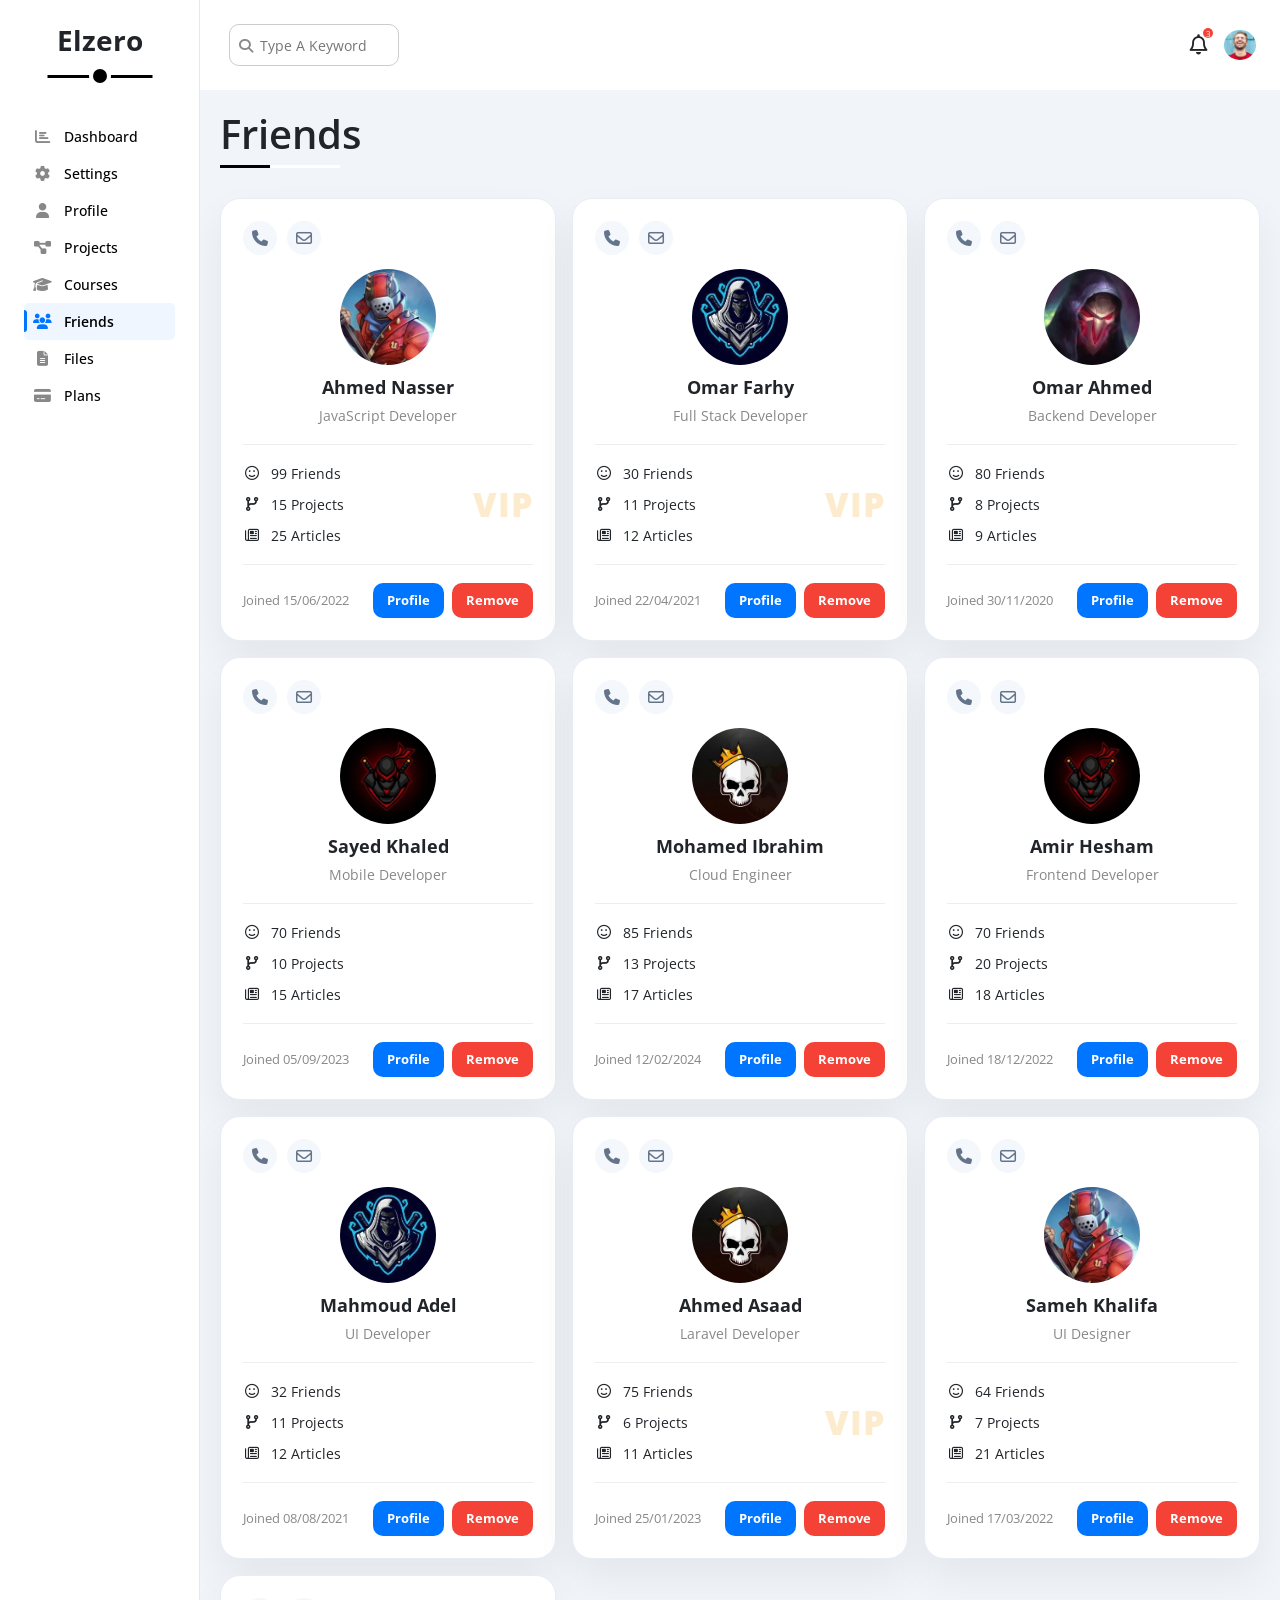
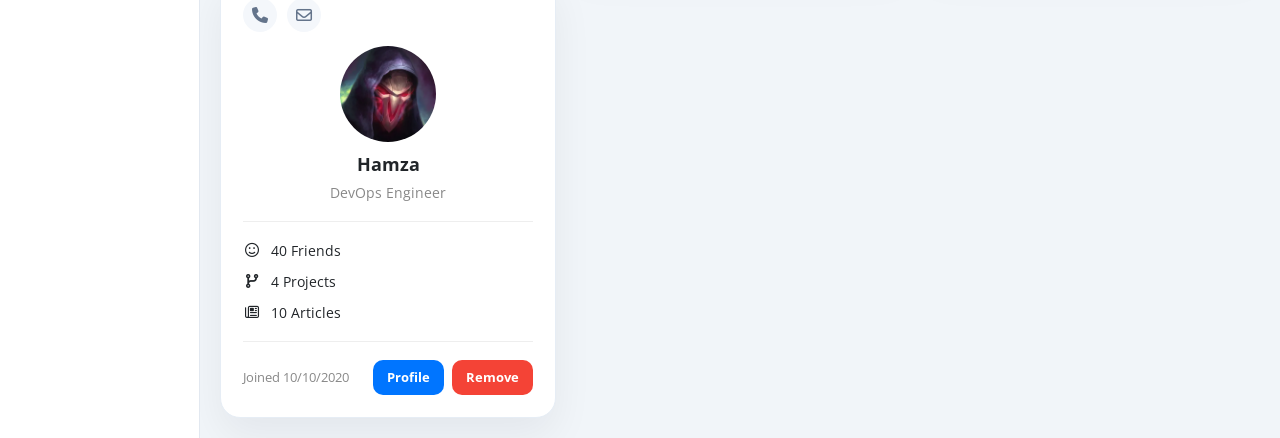
<file: friends.html>
<!DOCTYPE html>
<html lang="en">

<head>
    <meta charset="UTF-8">
    <meta http-equiv="X-UA-Compatible" content="IE=edge">
    <meta name="viewport" content="width=device-width, initial-scale=1.0">
    <title>Friends</title>

    <link rel="stylesheet" href="https://cdnjs.cloudflare.com/ajax/libs/font-awesome/6.5.0/css/all.min.css">
    <link href="https://cdn.jsdelivr.net/npm/bootstrap@5.3.8/dist/css/bootstrap.min.css" rel="stylesheet"
        integrity="sha384-sRIl4kxILFvY47J16cr9ZwB07vP4J8+LH7qKQnuqkuIAvNWLzeN8tE5YBujZqJLB" crossorigin="anonymous">
    <link rel="preconnect" href="https://fonts.googleapis.com">
    <link rel="preconnect" href="https://fonts.gstatic.com" crossorigin>
    <link href="https://fonts.googleapis.com/css2?family=Open+Sans:ital,wght@0,300..800;1,300..800&display=swap"
        rel="stylesheet">
    <link rel="stylesheet" href="css/style.css">
</head>

<body>
    <header>
        <div class="page d-flex">
            <div class="sidebar bg-white p-4 position-relative">
                <h3 class="position-relative text-center mt-0">Elzero</h3>
                <ul>
                    <li data-label="Dashboard">
                        <a title="Dashboard" aria-label="Dashboard"
                            class="d-flex align-items-center fs-14 mt-2 text-black rad-6 p-2" href="index.html">
                            <i class="fa-solid fa-chart-bar fa-fw"></i>
                            <span>Dashboard</span>
                        </a>
                    </li>
                    <li data-label="Settings">
                        <a title="Settings" aria-label="Settings"
                            class="d-flex align-items-center fs-14 text-black rad-6 p-2" href="settings.html">
                            <i class="fa-solid fa-gear fa-fw"></i>
                            <span>Settings</span>
                        </a>
                    </li>
                    <li data-label="Profile">
                        <a title="Profile" aria-label="Profile"
                            class="d-flex align-items-center fs-14 text-black rad-6 p-2" href="profile.html">
                            <i class="fa-solid fa-user fa-fw"></i>
                            <span>Profile</span>
                        </a>
                    </li>
                    <li data-label="Projects">
                        <a title="Projects" aria-label="Projects"
                            class="d-flex align-items-center fs-14 text-black rad-6 p-2" href="projects.html">
                            <i class="fa-solid fa-diagram-project fa-fw"></i>
                            <span>Projects</span>
                        </a>
                    </li>
                    <li data-label="Courses">
                        <a title="Courses" aria-label="Courses"
                            class="d-flex align-items-center fs-14 text-black rad-6 p-2" href="courses.html">
                            <i class="fa-solid fa-graduation-cap fa-fw"></i>
                            <span>Courses</span>
                        </a>
                    </li>
                    <li data-label="Friends">
                        <a title="Friends" aria-label="Friends"
                            class="active d-flex align-items-center fs-14 text-black rad-6 p-2" href="friends.html">
                            <i class="fa-solid fa-users fa-fw"></i>
                            <span>Friends</span>
                        </a>
                    </li>
                    <li data-label="Files">
                        <a title="Files" aria-label="Files" class="d-flex align-items-center fs-14 text-black rad-6 p-2"
                            href="files.html">
                            <i class="fa-solid fa-file-lines fa-fw"></i>
                            <span>Files</span>
                        </a>
                    </li>
                    <li data-label="Plans">
                        <a title="Plans" aria-label="Plans" class="d-flex align-items-center fs-14 text-black rad-6 p-2"
                            href="plans.html" title="Plans" aria-label="Plans">
                            <i class="fa-solid fa-credit-card fa-fw"></i>
                            <span>Plans</span>
                        </a>
                    </li>
                </ul>
            </div>

            <div class="content w-100 overflow-hidden">
                <div class="head bg-white d-flex justify-content-between align-items-center p-4">
                    <div class="search position-relative">
                        <input class="p-2" type="search" placeholder="Type A Keyword">
                    </div>
                    <div class="icons d-flex align-items-center">
                        <span class="notification position-relative">
                            <i class="fa-regular fa-bell fa-lg"></i>
                        </span>
                        <img src="image/swiper.webp" alt="account avatar" class="ms-3 img-fluid" loading="lazy"
                            width="32" height="32">
                    </div>
                </div>

                <h1 class="position-relative fw-semibold">Friends</h1>

                <div class="wrapper friends-wrapper d-grid gap-3">
                    <section class="friend-card page-card vip-card">
                        <div class="friend-contact">
                            <a title="Call Ahmed Nasser" href="#" aria-label="Call Ahmed Nasser"><i
                                    class="fa-solid fa-phone"></i></a>
                            <a title="Message Ahmed Nasser" href="#" aria-label="Message Ahmed Nasser"><i
                                    class="fa-regular fa-envelope"></i></a>
                        </div>
                        <img src="image/friend-01.webp" alt="Ahmed Nasser" class="friend-avatar img-fluid"
                            loading="lazy" width="96" height="96">
                        <h3>Ahmed Nasser</h3>
                        <p>JavaScript Developer</p>
                        <ul class="friend-stats">
                            <li><i class="fa-regular fa-face-smile fa-fw"></i> 99 Friends</li>
                            <li><i class="fa-solid fa-code-branch fa-fw"></i> 15 Projects</li>
                            <li><i class="fa-regular fa-newspaper fa-fw"></i> 25 Articles</li>
                        </ul>
                        <div class="friend-meta">
                            <span>Joined 15/06/2022</span>
                            <div class="friend-actions">
                                <a title="Profile" aria-label="Profile" href="#" class="profile-btn">Profile</a>
                                <a title="Remove" aria-label="Remove" href="#" class="remove-btn">Remove</a>
                            </div>
                        </div>
                    </section>

                    <section class="friend-card page-card vip-card">
                        <div class="friend-contact">
                            <a title="Call Omar Farhy" href="#" aria-label="Call Omar Farhy"><i
                                    class="fa-solid fa-phone"></i></a>
                            <a title="Call Omar Farhy" href="#" aria-label="Message Omar Farhy"><i
                                    class="fa-regular fa-envelope"></i></a>
                        </div>
                        <img src="image/friend-02.webp" alt="Omar Farhy" class="friend-avatar img-fluid" loading="lazy"
                            width="96" height="96">
                        <h3>Omar Farhy</h3>
                        <p>Full Stack Developer</p>
                        <ul class="friend-stats">
                            <li><i class="fa-regular fa-face-smile fa-fw"></i> 30 Friends</li>
                            <li><i class="fa-solid fa-code-branch fa-fw"></i> 11 Projects</li>
                            <li><i class="fa-regular fa-newspaper fa-fw"></i> 12 Articles</li>
                        </ul>
                        <div class="friend-meta">
                            <span>Joined 22/04/2021</span>
                            <div class="friend-actions">
                                <a title="Profile" aria-label="Profile" href="#" class="profile-btn">Profile</a>
                                <a title="Remove" aria-label="Remove" href="#" class="remove-btn">Remove</a>
                            </div>
                        </div>
                    </section>

                    <section class="friend-card page-card">
                        <div class="friend-contact">
                            <a title="Call Omar Ahmed" href="#" aria-label="Call Omar Ahmed"><i
                                    class="fa-solid fa-phone"></i></a>
                            <a title="Message Omar Ahmed" href="#" aria-label="Message Omar Ahmed"><i
                                    class="fa-regular fa-envelope"></i></a>
                        </div>
                        <img src="image/friend-03.webp" alt="Omar Ahmed" class="friend-avatar img-fluid" loading="lazy"
                            width="96" height="96">
                        <h3>Omar Ahmed</h3>
                        <p>Backend Developer</p>
                        <ul class="friend-stats">
                            <li><i class="fa-regular fa-face-smile fa-fw"></i> 80 Friends</li>
                            <li><i class="fa-solid fa-code-branch fa-fw"></i> 8 Projects</li>
                            <li><i class="fa-regular fa-newspaper fa-fw"></i> 9 Articles</li>
                        </ul>
                        <div class="friend-meta">
                            <span>Joined 30/11/2020</span>
                            <div class="friend-actions">
                                <a title="Profile" aria-label="Profile" href="#" class="profile-btn">Profile</a>
                                <a title="Remove" aria-label="Remove" href="#" class="remove-btn">Remove</a>
                            </div>
                        </div>
                    </section>

                    <section class="friend-card page-card">
                        <div class="friend-contact">
                            <a title="Call Sayed Khaled" href="#" aria-label="Call Sayed Khaled"><i
                                    class="fa-solid fa-phone"></i></a>
                            <a title="Message Sayed Khaled" href="#" aria-label="Message Sayed Khaled"><i
                                    class="fa-regular fa-envelope"></i></a>
                        </div>
                        <img src="image/friend-04.webp" alt="Sayed Khaled" class="friend-avatar img-fluid"
                            loading="lazy" width="96" height="96">
                        <h3>Sayed Khaled</h3>
                        <p>Mobile Developer</p>
                        <ul class="friend-stats">
                            <li><i class="fa-regular fa-face-smile fa-fw"></i> 70 Friends</li>
                            <li><i class="fa-solid fa-code-branch fa-fw"></i> 10 Projects</li>
                            <li><i class="fa-regular fa-newspaper fa-fw"></i> 15 Articles</li>
                        </ul>
                        <div class="friend-meta">
                            <span>Joined 05/09/2023</span>
                            <div class="friend-actions">
                                <a title="Profile" aria-label="Profile" href="#" class="profile-btn">Profile</a>
                                <a title="Remove" aria-label="Remove" href="#" class="remove-btn">Remove</a>
                            </div>
                        </div>
                    </section>

                    <section class="friend-card page-card">
                        <div class="friend-contact">
                            <a title="Call Mohamed Ibrahim" href="#" aria-label="Call Mohamed Ibrahim"><i
                                    class="fa-solid fa-phone"></i></a>
                            <a title="Message Mohamed Ibrahim" href="#" aria-label="Message Mohamed Ibrahim"><i
                                    class="fa-regular fa-envelope"></i></a>
                        </div>
                        <img src="image/friend-05.webp" alt="Mohamed Ibrahim" class="friend-avatar img-fluid"
                            loading="lazy" width="96" height="96">
                        <h3>Mohamed Ibrahim</h3>
                        <p>Cloud Engineer</p>
                        <ul class="friend-stats">
                            <li><i class="fa-regular fa-face-smile fa-fw"></i> 85 Friends</li>
                            <li><i class="fa-solid fa-code-branch fa-fw"></i> 13 Projects</li>
                            <li><i class="fa-regular fa-newspaper fa-fw"></i> 17 Articles</li>
                        </ul>
                        <div class="friend-meta">
                            <span>Joined 12/02/2024</span>
                            <div class="friend-actions">
                                <a title="Profile" aria-label="Profile" href="#" class="profile-btn">Profile</a>
                                <a title="Remove" aria-label="Remove" href="#" class="remove-btn">Remove</a>
                            </div>
                        </div>
                    </section>

                    <section class="friend-card page-card">
                        <div class="friend-contact">
                            <a title="Call Amir Hesham" href="#" aria-label="Call Amir Hesham"><i
                                    class="fa-solid fa-phone"></i></a>
                            <a title="Message Amir Hesham" href="#" aria-label="Message Amir Hesham"><i
                                    class="fa-regular fa-envelope"></i></a>
                        </div>
                        <img src="image/friend-04.webp" alt="Amir Hesham" class="friend-avatar img-fluid" loading="lazy"
                            width="96" height="96">
                        <h3>Amir Hesham</h3>
                        <p>Frontend Developer</p>
                        <ul class="friend-stats">
                            <li><i class="fa-regular fa-face-smile fa-fw"></i> 70 Friends</li>
                            <li><i class="fa-solid fa-code-branch fa-fw"></i> 20 Projects</li>
                            <li><i class="fa-regular fa-newspaper fa-fw"></i> 18 Articles</li>
                        </ul>
                        <div class="friend-meta">
                            <span>Joined 18/12/2022</span>
                            <div class="friend-actions">
                                <a title="profile" aria-label="profile" href="#" class="profile-btn">Profile</a>
                                <a title="Remove" aria-label="remove" href="#" class="remove-btn">Remove</a>
                            </div>
                        </div>
                    </section>

                    <section class="friend-card page-card">
                        <div class="friend-contact">
                            <a title="Call Mahmoud Adel" href="#" aria-label="Call Mahmoud Adel"><i
                                    class="fa-solid fa-phone"></i></a>
                            <a title="Message Mahmoud Adel" href="#" aria-label="Message Mahmoud Adel"><i
                                    class="fa-regular fa-envelope"></i></a>
                        </div>
                        <img src="image/friend-02.webp" alt="Mahmoud Adel" class="friend-avatar img-fluid"
                            loading="lazy" width="96" height="96">
                        <h3>Mahmoud Adel</h3>
                        <p>UI Developer</p>
                        <ul class="friend-stats">
                            <li><i class="fa-regular fa-face-smile fa-fw"></i> 32 Friends</li>
                            <li><i class="fa-solid fa-code-branch fa-fw"></i> 11 Projects</li>
                            <li><i class="fa-regular fa-newspaper fa-fw"></i> 12 Articles</li>
                        </ul>
                        <div class="friend-meta">
                            <span>Joined 08/08/2021</span>
                            <div class="friend-actions">
                                <a title="profile" aria-label="profile" href="#" class="profile-btn">Profile</a>
                                <a title="Remove" aria-label="remove" href="#" class="remove-btn">Remove</a>
                            </div>
                        </div>
                    </section>

                    <section class="friend-card page-card vip-card">
                        <div class="friend-contact">
                            <a title="Call Ahmed Asaad" href="#" aria-label="Call Ahmed Asaad"><i
                                    class="fa-solid fa-phone"></i></a>
                            <a title="Message Ahmed Asaad" href="#" aria-label="Message Ahmed Asaad"><i
                                    class="fa-regular fa-envelope"></i></a>
                        </div>
                        <img src="image/friend-05.webp" alt="Ahmed Asaad" class="friend-avatar img-fluid" loading="lazy"
                            width="96" height="96">
                        <h3>Ahmed Asaad</h3>
                        <p>Laravel Developer</p>
                        <ul class="friend-stats">
                            <li><i class="fa-regular fa-face-smile fa-fw"></i> 75 Friends</li>
                            <li><i class="fa-solid fa-code-branch fa-fw"></i> 6 Projects</li>
                            <li><i class="fa-regular fa-newspaper fa-fw"></i> 11 Articles</li>
                        </ul>
                        <div class="friend-meta">
                            <span>Joined 25/01/2023</span>
                            <div class="friend-actions">
                                <a title="profile" aria-label="profile" href="#" class="profile-btn">Profile</a>
                                <a title="Remove" aria-label="remove" href="#" class="remove-btn">Remove</a>
                            </div>
                        </div>
                    </section>

                    <section class="friend-card page-card">
                        <div class="friend-contact">
                            <a title="Call Sameh Khalifa" href="#" aria-label="Call Sameh Khalifa"><i
                                    class="fa-solid fa-phone"></i></a>
                            <a title="Message Sameh Khalifa" href="#" aria-label="Message Sameh Khalifa"><i
                                    class="fa-regular fa-envelope"></i></a>
                        </div>
                        <img src="image/friend-01.webp" alt="Sameh Khalifa" class="friend-avatar img-fluid"
                            loading="lazy" width="96" height="96">
                        <h3>Sameh Khalifa</h3>
                        <p>UI Designer</p>
                        <ul class="friend-stats">
                            <li><i class="fa-regular fa-face-smile fa-fw"></i> 64 Friends</li>
                            <li><i class="fa-solid fa-code-branch fa-fw"></i> 7 Projects</li>
                            <li><i class="fa-regular fa-newspaper fa-fw"></i> 21 Articles</li>
                        </ul>
                        <div class="friend-meta">
                            <span>Joined 17/03/2022</span>
                            <div class="friend-actions">
                                <a title="profile" aria-label="profile" href="#" class="profile-btn">Profile</a>
                                <a title="Remove" aria-label="remove" href="#" class="remove-btn">Remove</a>
                            </div>
                        </div>
                    </section>

                    <section class="friend-card page-card">
                        <div class="friend-contact">
                            <a title="Call Hamza" href="#" aria-label="Call Hamza"><i class="fa-solid fa-phone"></i></a>
                            <a title="Message Hamza" href="#" aria-label="Message Hamza"><i
                                    class="fa-regular fa-envelope"></i></a>
                        </div>
                        <img src="image/friend-03.webp" alt="Hamza" class="friend-avatar img-fluid" loading="lazy"
                            width="96" height="96">
                        <h3>Hamza</h3>
                        <p>DevOps Engineer</p>
                        <ul class="friend-stats">
                            <li><i class="fa-regular fa-face-smile fa-fw"></i> 40 Friends</li>
                            <li><i class="fa-solid fa-code-branch fa-fw"></i> 4 Projects</li>
                            <li><i class="fa-regular fa-newspaper fa-fw"></i> 10 Articles</li>
                        </ul>
                        <div class="friend-meta">
                            <span>Joined 10/10/2020</span>
                            <div class="friend-actions">
                                <a title="profile" aria-label="profile" href="#" class="profile-btn">Profile</a>
                                <a title="Remove" aria-label="remove" href="#" class="remove-btn">Remove</a>
                            </div>
                        </div>
                    </section>
                </div>
            </div>
        </div>
    </header>

    <script src="https://cdn.jsdelivr.net/npm/bootstrap@5.3.8/dist/js/bootstrap.bundle.min.js"
        integrity="sha384-FKyoEForCGlyvwx9Hj09JcYn3nv7wiPVlz7YYwJrWVcXK/BmnVDxM+D2scQbITxI"
        crossorigin="anonymous"></script>
    <script src="js/main.js"></script>
</body>

</html>
</file>
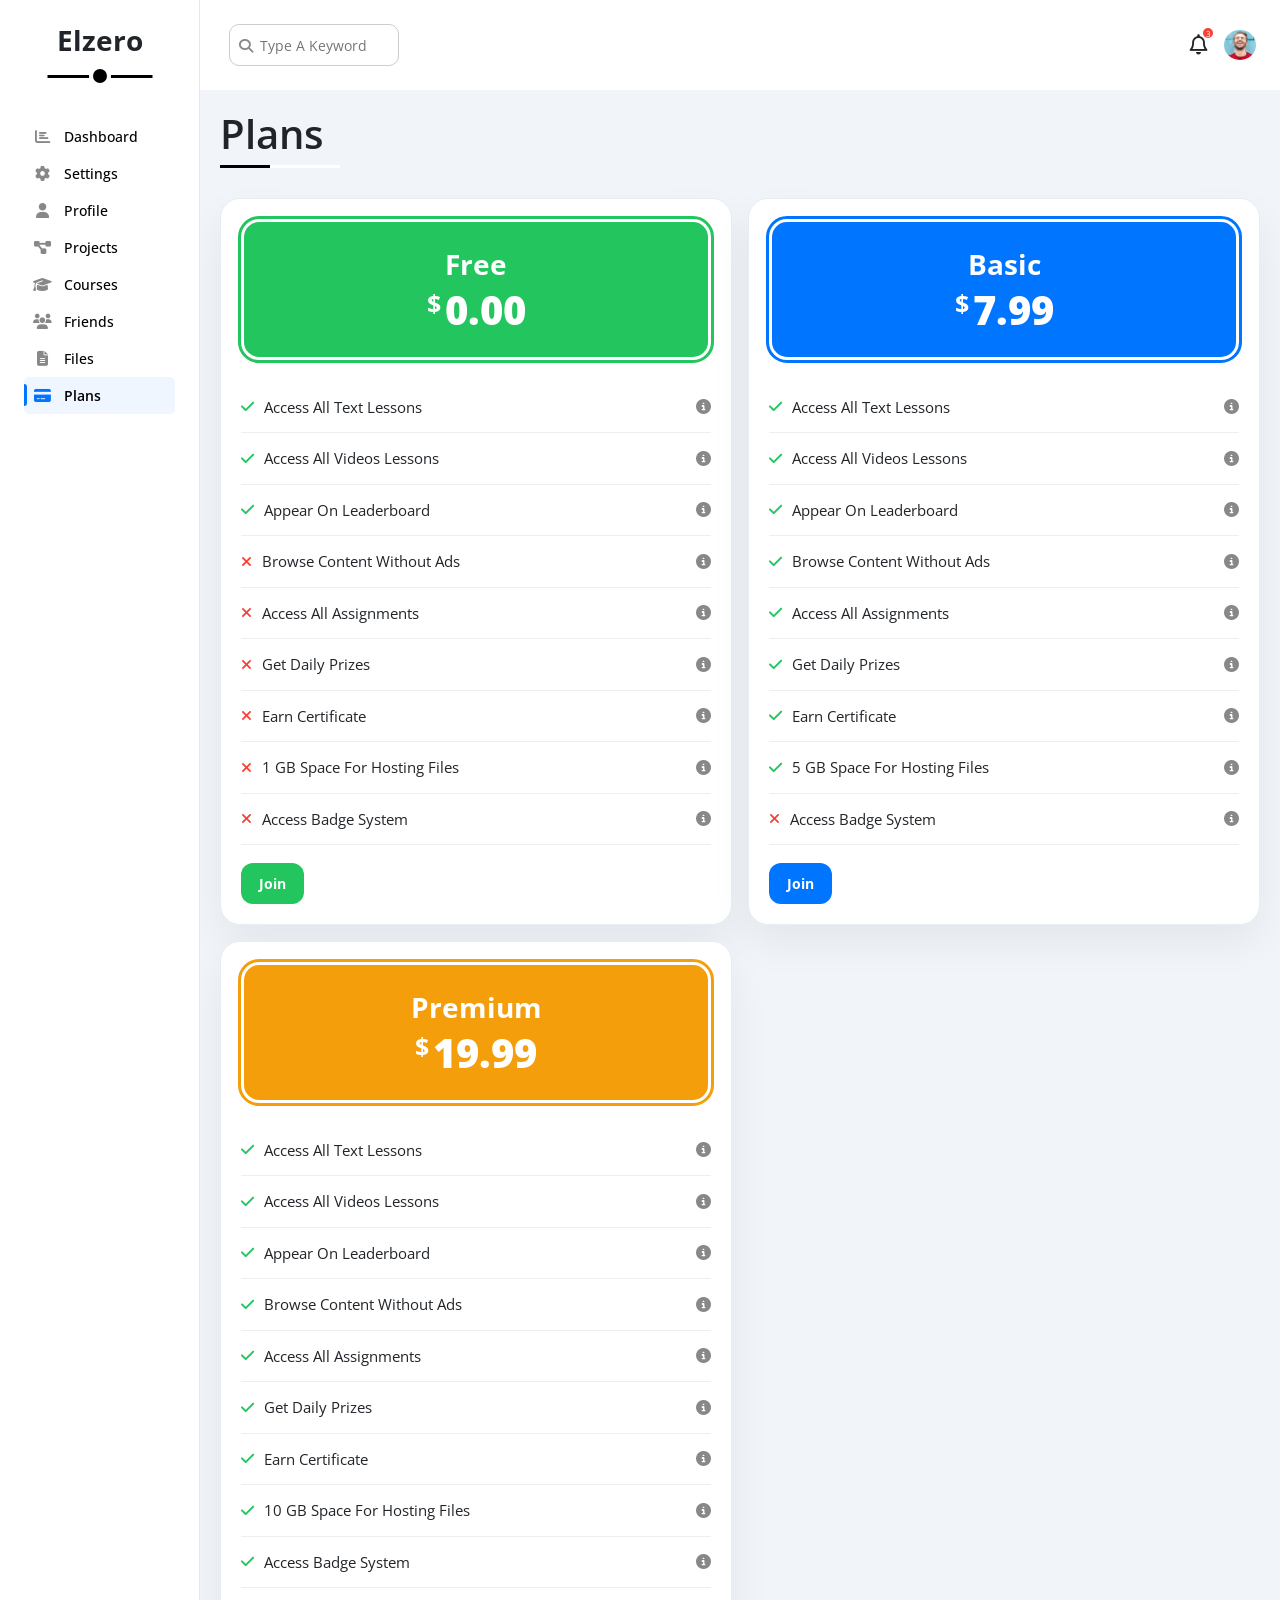
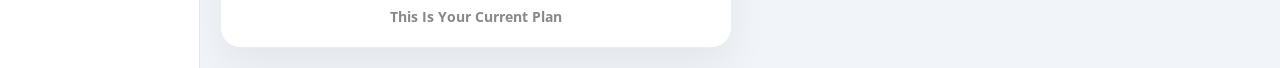
<file: plans.html>
<!DOCTYPE html>
<html lang="en">

<head>
    <meta charset="UTF-8">
    <meta http-equiv="X-UA-Compatible" content="IE=edge">
    <meta name="viewport" content="width=device-width, initial-scale=1.0">
    <title>Plans</title>

    <link rel="stylesheet" href="https://cdnjs.cloudflare.com/ajax/libs/font-awesome/6.5.0/css/all.min.css">
    <link href="https://cdn.jsdelivr.net/npm/bootstrap@5.3.8/dist/css/bootstrap.min.css" rel="stylesheet"
        integrity="sha384-sRIl4kxILFvY47J16cr9ZwB07vP4J8+LH7qKQnuqkuIAvNWLzeN8tE5YBujZqJLB" crossorigin="anonymous">
    <link rel="preconnect" href="https://fonts.googleapis.com">
    <link rel="preconnect" href="https://fonts.gstatic.com" crossorigin>
    <link href="https://fonts.googleapis.com/css2?family=Open+Sans:ital,wght@0,300..800;1,300..800&display=swap"
        rel="stylesheet">
    <link rel="stylesheet" href="css/style.css">
</head>

<body>
    <header>
        <div class="page d-flex">
            <div class="sidebar bg-white p-4 position-relative">
                <h3 class="position-relative text-center mt-0">Elzero</h3>
                <ul>
                    <li data-label="Dashboard">
                        <a title="Dashboard" aria-label="Dashboard" class="d-flex align-items-center fs-14 mt-2 text-black rad-6 p-2" href="index.html">
                            <i class="fa-solid fa-chart-bar fa-fw"></i>
                            <span>Dashboard</span>
                        </a>
                    </li>
                    <li data-label="Settings">
                        <a title="Settings" aria-label="Settings" class="d-flex align-items-center fs-14 text-black rad-6 p-2" href="settings.html">
                            <i class="fa-solid fa-gear fa-fw"></i>
                            <span>Settings</span>
                        </a>
                    </li>
                    <li data-label="Profile">
                        <a title="Profile" aria-label="Profile" class="d-flex align-items-center fs-14 text-black rad-6 p-2" href="profile.html">
                            <i class="fa-solid fa-user fa-fw"></i>
                            <span>Profile</span>
                        </a>
                    </li>
                    <li data-label="Projects">
                        <a title="Projects" aria-label="Projects" class="d-flex align-items-center fs-14 text-black rad-6 p-2" href="projects.html">
                            <i class="fa-solid fa-diagram-project fa-fw"></i>
                            <span>Projects</span>
                        </a>
                    </li>
                    <li data-label="Courses">
                        <a title="Courses" aria-label="Courses" class="d-flex align-items-center fs-14 text-black rad-6 p-2" href="courses.html">
                            <i class="fa-solid fa-graduation-cap fa-fw"></i>
                            <span>Courses</span>
                        </a>
                    </li>
                    <li data-label="Friends">
                        <a title="Friends" aria-label="Friends" class="d-flex align-items-center fs-14 text-black rad-6 p-2" href="friends.html">
                            <i class="fa-solid fa-users fa-fw"></i>
                            <span>Friends</span>
                        </a>
                    </li>
                    <li data-label="Files">
                        <a title="Files" aria-label="Files" class="d-flex align-items-center fs-14 text-black rad-6 p-2" href="files.html">
                            <i class="fa-solid fa-file-lines fa-fw"></i>
                            <span>Files</span>
                        </a>
                    </li>
                    <li data-label="Plans">
                        <a title="Plans" aria-label="Plans" class="active d-flex align-items-center fs-14 text-black rad-6 p-2" href="plans.html">
                            <i class="fa-solid fa-credit-card fa-fw"></i>
                            <span>Plans</span>
                        </a>
                    </li>
                </ul>
            </div>

            <div class="content w-100 overflow-hidden">
                <div class="head bg-white d-flex justify-content-between align-items-center p-4">
                    <div class="search position-relative">
                        <input class="p-2" type="search" placeholder="Type A Keyword">
                    </div>
                    <div class="icons d-flex align-items-center">
                        <span class="notification position-relative">
                            <i class="fa-regular fa-bell fa-lg"></i>
                        </span>
                        <img src="image/swiper.webp" alt="account avatar" class="ms-3 img-fluid" loading="lazy" width="32" height="32">
                    </div>
                </div>

                <h1 class="position-relative fw-semibold">Plans</h1>

                <div class="wrapper plans-wrapper d-grid gap-3">
                    <section class="plan-card page-card free-plan">
                        <div class="plan-header">
                            <h2>Free</h2>
                            <div class="plan-price">0.00</div>
                        </div>
                        <ul class="plan-features">
                            <li><span><i class="fa-solid fa-check yes"></i> Access All Text Lessons</span><i class="fa-solid fa-circle-info"></i></li>
                            <li><span><i class="fa-solid fa-check yes"></i> Access All Videos Lessons</span><i class="fa-solid fa-circle-info"></i></li>
                            <li><span><i class="fa-solid fa-check yes"></i> Appear On Leaderboard</span><i class="fa-solid fa-circle-info"></i></li>
                            <li><span><i class="fa-solid fa-xmark no"></i> Browse Content Without Ads</span><i class="fa-solid fa-circle-info"></i></li>
                            <li><span><i class="fa-solid fa-xmark no"></i> Access All Assignments</span><i class="fa-solid fa-circle-info"></i></li>
                            <li><span><i class="fa-solid fa-xmark no"></i> Get Daily Prizes</span><i class="fa-solid fa-circle-info"></i></li>
                            <li><span><i class="fa-solid fa-xmark no"></i> Earn Certificate</span><i class="fa-solid fa-circle-info"></i></li>
                            <li><span><i class="fa-solid fa-xmark no"></i> 1 GB Space For Hosting Files</span><i class="fa-solid fa-circle-info"></i></li>
                            <li><span><i class="fa-solid fa-xmark no"></i> Access Badge System</span><i class="fa-solid fa-circle-info"></i></li>
                        </ul>
                        <div class="plan-footer">
                            <a title="" aria-label="" href="#" class="join-btn free">Join</a>
                        </div>
                    </section>

                    <section class="plan-card page-card basic-plan">
                        <div class="plan-header">
                            <h2>Basic</h2>
                            <div class="plan-price">7.99</div>
                        </div>
                        <ul class="plan-features">
                            <li><span><i class="fa-solid fa-check yes"></i> Access All Text Lessons</span><i class="fa-solid fa-circle-info"></i></li>
                            <li><span><i class="fa-solid fa-check yes"></i> Access All Videos Lessons</span><i class="fa-solid fa-circle-info"></i></li>
                            <li><span><i class="fa-solid fa-check yes"></i> Appear On Leaderboard</span><i class="fa-solid fa-circle-info"></i></li>
                            <li><span><i class="fa-solid fa-check yes"></i> Browse Content Without Ads</span><i class="fa-solid fa-circle-info"></i></li>
                            <li><span><i class="fa-solid fa-check yes"></i> Access All Assignments</span><i class="fa-solid fa-circle-info"></i></li>
                            <li><span><i class="fa-solid fa-check yes"></i> Get Daily Prizes</span><i class="fa-solid fa-circle-info"></i></li>
                            <li><span><i class="fa-solid fa-check yes"></i> Earn Certificate</span><i class="fa-solid fa-circle-info"></i></li>
                            <li><span><i class="fa-solid fa-check yes"></i> 5 GB Space For Hosting Files</span><i class="fa-solid fa-circle-info"></i></li>
                            <li><span><i class="fa-solid fa-xmark no"></i> Access Badge System</span><i class="fa-solid fa-circle-info"></i></li>
                        </ul>
                        <div class="plan-footer">
                            <a title="" aria-label="" href="#" class="join-btn basic">Join</a>
                        </div>
                    </section>

                    <section class="plan-card page-card premium-plan">
                        <div class="plan-header">
                            <h2>Premium</h2>
                            <div class="plan-price">19.99</div>
                        </div>
                        <ul class="plan-features">
                            <li><span><i class="fa-solid fa-check yes"></i> Access All Text Lessons</span><i class="fa-solid fa-circle-info"></i></li>
                            <li><span><i class="fa-solid fa-check yes"></i> Access All Videos Lessons</span><i class="fa-solid fa-circle-info"></i></li>
                            <li><span><i class="fa-solid fa-check yes"></i> Appear On Leaderboard</span><i class="fa-solid fa-circle-info"></i></li>
                            <li><span><i class="fa-solid fa-check yes"></i> Browse Content Without Ads</span><i class="fa-solid fa-circle-info"></i></li>
                            <li><span><i class="fa-solid fa-check yes"></i> Access All Assignments</span><i class="fa-solid fa-circle-info"></i></li>
                            <li><span><i class="fa-solid fa-check yes"></i> Get Daily Prizes</span><i class="fa-solid fa-circle-info"></i></li>
                            <li><span><i class="fa-solid fa-check yes"></i> Earn Certificate</span><i class="fa-solid fa-circle-info"></i></li>
                            <li><span><i class="fa-solid fa-check yes"></i> 10 GB Space For Hosting Files</span><i class="fa-solid fa-circle-info"></i></li>
                            <li><span><i class="fa-solid fa-check yes"></i> Access Badge System</span><i class="fa-solid fa-circle-info"></i></li>
                        </ul>
                        <div class="plan-footer">
                            <p class="plan-current">This Is Your Current Plan</p>
                        </div>
                    </section>
                </div>
            </div>
        </div>
    </header>

    <script src="https://cdn.jsdelivr.net/npm/bootstrap@5.3.8/dist/js/bootstrap.bundle.min.js"
        integrity="sha384-FKyoEForCGlyvwx9Hj09JcYn3nv7wiPVlz7YYwJrWVcXK/BmnVDxM+D2scQbITxI"
        crossorigin="anonymous"></script>
    <script src="js/main.js"></script>
</body>

</html>
</file>
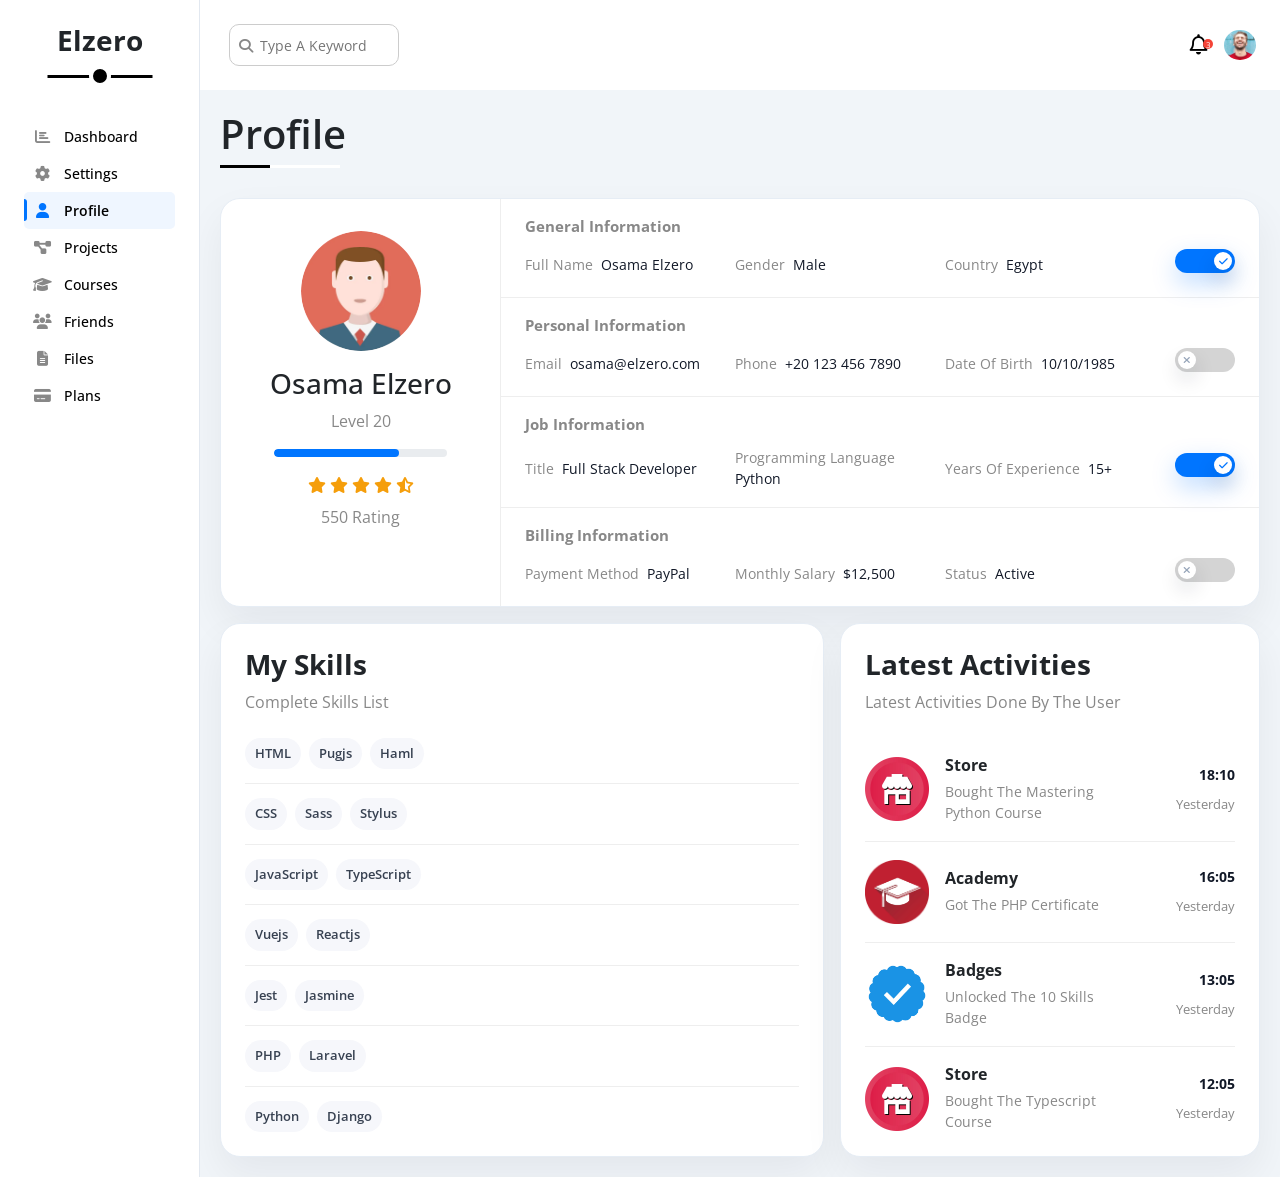
<file: profile.html>
<!DOCTYPE html>
<html lang="en">

<head>
    <meta charset="UTF-8">
    <meta http-equiv="X-UA-Compatible" content="IE=edge">
    <meta name="viewport" content="width=device-width, initial-scale=1.0">
    <title> Profile</title>
    <meta name="description"
        content="Explore Osama Elzero's profile, technical skills, experience, rating, and latest activities inside the Elzero Dashboard.">
    <meta name="robots" content="index, follow">
    <meta name="theme-color" content="#0075ff">
    <link rel="canonical" href="https://framework-project.vercel.app/profile.html">
    <link rel="icon" type="image/webp" href="image/favicon.webp">
    <meta property="og:locale" content="en_US">
    <meta property="og:type" content="profile">
    <meta property="og:site_name" content="Elzero Dashboard">
    <meta property="og:title" content="Osama Elzero Profile | Elzero Dashboard">
    <meta property="og:description"
        content="Explore Osama Elzero's profile, technical skills, experience, rating, and latest activities inside the Elzero Dashboard.">
    <meta property="og:url" content="https://framework-project.vercel.app/profile.html">
    <meta property="og:image" content="https://framework-project.vercel.app/image/avatar.webp">
    <meta name="twitter:card" content="summary_large_image">
    <meta name="twitter:title" content="Osama Elzero Profile | Elzero Dashboard">
    <meta name="twitter:description"
        content="Explore Osama Elzero's profile, technical skills, experience, rating, and latest activities inside the Elzero Dashboard.">
    <meta name="twitter:image" content="https://framework-project.vercel.app/image/avatar.webp">
    <link rel="preconnect" href="https://cdnjs.cloudflare.com" crossorigin>
    <link rel="preconnect" href="https://cdn.jsdelivr.net" crossorigin>
    <link rel="preload" as="image" href="image/avatar.webp">
    <script type="application/ld+json">
        {
            "@context": "https://schema.org",
            "@type": "ProfilePage",
            "name": "Osama Elzero Profile",
            "description": "Explore Osama Elzero's profile, technical skills, experience, rating, and latest activities inside the Elzero Dashboard.",
            "url": "https://framework-project.vercel.app/profile.html",
            "mainEntity": {
                "@type": "Person",
                "name": "Osama Elzero",
                "jobTitle": "Full Stack Developer",
                "email": "mailto:osama@elzero.com",
                "nationality": "Egypt",
                "knowsAbout": [
                    "HTML",
                    "CSS",
                    "JavaScript",
                    "TypeScript",
                    "React",
                    "Vue",
                    "PHP",
                    "Laravel",
                    "Python",
                    "Django"
                ]
            }
        }
    </script>

    <link rel="stylesheet" href="https://cdnjs.cloudflare.com/ajax/libs/font-awesome/6.5.0/css/all.min.css">
    <link href="https://cdn.jsdelivr.net/npm/bootstrap@5.3.8/dist/css/bootstrap.min.css" rel="stylesheet"
        integrity="sha384-sRIl4kxILFvY47J16cr9ZwB07vP4J8+LH7qKQnuqkuIAvNWLzeN8tE5YBujZqJLB" crossorigin="anonymous">
    <link rel="preconnect" href="https://fonts.googleapis.com">
    <link rel="preconnect" href="https://fonts.gstatic.com" crossorigin>
    <link href="https://fonts.googleapis.com/css2?family=Open+Sans:ital,wght@0,300..800;1,300..800&display=swap"
        rel="stylesheet">
    <link rel="stylesheet" href="css/style.css">
</head>

<body>
    <a class="skip-link" href="#main-content">Skip to main content</a>
    <div>
        <div class="page d-flex">
            <aside class="sidebar bg-white p-4 position-relative">
                <h3 class="position-relative text-center mt-0">Elzero</h3>
                <nav aria-label="Primary">
                    <ul>
                        <li data-label="Dashboard">
                            <a title="Dashboard" aria-label="Dashboard"
                                class="d-flex align-items-center fs-14 mt-2 text-black rad-6 p-2" href="index.html">
                                <i class="fa-solid fa-chart-bar fa-fw" aria-hidden="true"></i>
                                <span>Dashboard</span>
                            </a>
                        </li>
                        <li data-label="Settings">
                            <a title="Settings" aria-label="Settings"
                                class="d-flex align-items-center fs-14 text-black rad-6 p-2" href="settings.html">
                                <i class="fa-solid fa-gear fa-fw" aria-hidden="true"></i>
                                <span>Settings</span>
                            </a>
                        </li>
                        <li data-label="Profile">
                            <a title="Profile" aria-label="Profile" aria-current="page"
                                class="active d-flex align-items-center fs-14 text-black rad-6 p-2" href="profile.html">
                                <i class="fa-solid fa-user fa-fw" aria-hidden="true"></i>
                                <span>Profile</span>
                            </a>
                        </li>
                        <li data-label="Projects">
                            <a title="Projects" aria-label="Projects"
                                class="d-flex align-items-center fs-14 text-black rad-6 p-2" href="projects.html">
                                <i class="fa-solid fa-diagram-project fa-fw" aria-hidden="true"></i>
                                <span>Projects</span>
                            </a>
                        </li>
                        <li data-label="Courses">
                            <a title="Courses" aria-label="Courses"
                                class="d-flex align-items-center fs-14 text-black rad-6 p-2" href="courses.html">
                                <i class="fa-solid fa-graduation-cap fa-fw" aria-hidden="true"></i>
                                <span>Courses</span>
                            </a>
                        </li>
                        <li data-label="Friends">
                            <a title="Friends" aria-label="Friends"
                                class="d-flex align-items-center fs-14 text-black rad-6 p-2" href="friends.html">
                                <i class="fa-solid fa-users fa-fw" aria-hidden="true"></i>
                                <span>Friends</span>
                            </a>
                        </li>
                        <li data-label="Files">
                            <a title="Files" aria-label="Files"
                                class="d-flex align-items-center fs-14 text-black rad-6 p-2" href="files.html">
                                <i class="fa-solid fa-file-lines fa-fw" aria-hidden="true"></i>
                                <span>Files</span>
                            </a>
                        </li>
                        <li data-label="Plans">
                            <a title="Plans" aria-label="Plans"
                                class="d-flex align-items-center fs-14 text-black rad-6 p-2" href="plans.html">
                                <i class="fa-solid fa-credit-card fa-fw" aria-hidden="true"></i>
                                <span>Plans</span>
                            </a>
                        </li>
                    </ul>
                </nav>
            </aside>

            <main id="main-content" class="content w-100">
                <div class="head bg-white d-flex justify-content-between align-items-center p-4">
                    <div class="search position-relative">
                        <input class="p-2" type="search" placeholder="Type A Keyword"
                            aria-label="Search dashboard content">
                    </div>
                    <div class="icons d-flex align-items-center">
                        <button type="button"
                            class="notification position-relative p-0 border-0 bg-transparent d-inline-flex align-items-center"
                            aria-label="View notifications">
                            <i class="fa-regular fa-bell fa-lg" aria-hidden="true"></i>
                        </button>
                        <img src="image/swiper.webp" alt="account avatar" class="ms-3 img-fluid" loading="lazy"
                            width="32" height="32" decoding="async">
                    </div>
                </div>

                <h1 class="position-relative fw-semibold">Profile</h1>

                <div class="wrapper profile-wrapper d-grid gap-3">
                    <section class="overview page-card d-flex align-items-stretch">
                        <div class="avatar-box">
                            <img src="image/avatar.webp" alt="Osama Elzero avatar" width="120" height="120"
                                loading="eager" fetchpriority="high" decoding="async"
                                class="img-fluid rounded-circle mb-3">
                            <h3 class="m-0">Osama Elzero</h3>
                            <p class="text-welcome mt-2 mb-3">Level 20</p>
                            <div class="level rounded-pill bg-body-secondary position-relative">
                                <span style="width: 72%;">72%</span>
                            </div>
                            <div class="rating mt-3 mb-2">
                                <i class="fa-solid fa-star"></i>
                                <i class="fa-solid fa-star"></i>
                                <i class="fa-solid fa-star"></i>
                                <i class="fa-solid fa-star"></i>
                                <i class="fa-solid fa-star-half-stroke"></i>
                            </div>
                            <p class="text-welcome m-0 fs-6">550 Rating</p>
                        </div>

                        <div class="info-box">
                            <div class="info-row">
                                <h4 class="info-title">General Information</h4>
                                <div class="profile-detail"><span>Full Name</span> Osama Elzero</div>
                                <div class="profile-detail"><span>Gender</span> Male</div>
                                <div class="profile-detail"><span>Country</span> Egypt</div>
                                <div class="profile-switch">
                                    <label class="settings-toggle d-inline-flex" for="profile-switch-1">
                                        <input type="checkbox"
                                            class="toggle-checkbox position-absolute opacity-0 pe-none"
                                            id="profile-switch-1" checked>
                                        <span class="toggle-switch position-relative rounded-pill"
                                            aria-hidden="true"></span>
                                    </label>
                                </div>
                            </div>

                            <div class="info-row">
                                <h4 class="info-title">Personal Information</h4>
                                <div class="profile-detail"><span>Email</span> osama@elzero.com</div>
                                <div class="profile-detail"><span>Phone</span> +20 123 456 7890</div>
                                <div class="profile-detail"><span>Date Of Birth</span> 10/10/1985</div>
                                <div class="profile-switch">
                                    <label class="settings-toggle d-inline-flex" for="profile-switch-2">
                                        <input type="checkbox"
                                            class="toggle-checkbox position-absolute opacity-0 pe-none"
                                            id="profile-switch-2">
                                        <span class="toggle-switch position-relative rounded-pill"
                                            aria-hidden="true"></span>
                                    </label>
                                </div>
                            </div>

                            <div class="info-row">
                                <h4 class="info-title">Job Information</h4>
                                <div class="profile-detail"><span>Title</span> Full Stack Developer</div>
                                <div class="profile-detail"><span>Programming Language</span> Python</div>
                                <div class="profile-detail"><span>Years Of Experience</span> 15+</div>
                                <div class="profile-switch">
                                    <label class="settings-toggle d-inline-flex" for="profile-switch-3">
                                        <input type="checkbox"
                                            class="toggle-checkbox position-absolute opacity-0 pe-none"
                                            id="profile-switch-3" checked>
                                        <span class="toggle-switch position-relative rounded-pill"
                                            aria-hidden="true"></span>
                                    </label>
                                </div>
                            </div>

                            <div class="info-row">
                                <h4 class="info-title">Billing Information</h4>
                                <div class="profile-detail"><span>Payment Method</span> PayPal</div>
                                <div class="profile-detail"><span>Monthly Salary</span> $12,500</div>
                                <div class="profile-detail"><span>Status</span> Active</div>
                                <div class="profile-switch">
                                    <label class="settings-toggle d-inline-flex" for="profile-switch-4">
                                        <input type="checkbox"
                                            class="toggle-checkbox position-absolute opacity-0 pe-none"
                                            id="profile-switch-4">
                                        <span class="toggle-switch position-relative rounded-pill"
                                            aria-hidden="true"></span>
                                    </label>
                                </div>
                            </div>
                        </div>
                    </section>

                    <section class="skills-card page-card p-4">
                        <h2 class="mt-0 mb-2 fs-3 fw-bold">My Skills</h2>
                        <p class="text-welcome mt-0 mb-4 fs-6">Complete Skills List</p>
                        <div class="skills-list">
                            <div class="skills-row">
                                <span class="skill-tag">HTML</span>
                                <span class="skill-tag">Pugjs</span>
                                <span class="skill-tag">Haml</span>
                            </div>
                            <div class="skills-row">
                                <span class="skill-tag">CSS</span>
                                <span class="skill-tag">Sass</span>
                                <span class="skill-tag">Stylus</span>
                            </div>
                            <div class="skills-row">
                                <span class="skill-tag">JavaScript</span>
                                <span class="skill-tag">TypeScript</span>
                            </div>
                            <div class="skills-row">
                                <span class="skill-tag">Vuejs</span>
                                <span class="skill-tag">Reactjs</span>
                            </div>
                            <div class="skills-row">
                                <span class="skill-tag">Jest</span>
                                <span class="skill-tag">Jasmine</span>
                            </div>
                            <div class="skills-row">
                                <span class="skill-tag">PHP</span>
                                <span class="skill-tag">Laravel</span>
                            </div>
                            <div class="skills-row">
                                <span class="skill-tag">Python</span>
                                <span class="skill-tag">Django</span>
                            </div>
                        </div>
                    </section>

                    <section class="activities-card page-card p-4">
                        <h2 class="mt-0 mb-2 fs-3 fw-bold">Latest Activities</h2>
                        <p class="text-welcome mt-0 mb-4 fs-6">Latest Activities Done By The User</p>

                        <div class="activity-row">
                            <img src="image/activity-01.webp" alt="Store activity" class="img-fluid" width="64" height="64"
                                loading="lazy">
                            <div class="activity-copy">
                                <h3>Store</h3>
                                <p>Bought The Mastering Python Course</p>
                            </div>
                            <div class="activity-time">
                                <strong>18:10</strong>
                                <span>Yesterday</span>
                            </div>
                        </div>

                        <div class="activity-row">
                            <img src="image/activity-02.webp" alt="Academy activity" class="img-fluid" width="64" height="64"
                                loading="lazy">
                            <div class="activity-copy">
                                <h3>Academy</h3>
                                <p>Got The PHP Certificate</p>
                            </div>
                            <div class="activity-time">
                                <strong>16:05</strong>
                                <span>Yesterday</span>
                            </div>
                        </div>

                        <div class="activity-row">
                            <img src="image/activity-03.webp" alt="Badges activity" class="img-fluid" width="64" height="64"
                                loading="lazy">
                            <div class="activity-copy">
                                <h3>Badges</h3>
                                <p>Unlocked The 10 Skills Badge</p>
                            </div>
                            <div class="activity-time">
                                <strong>13:05</strong>
                                <span>Yesterday</span>
                            </div>
                        </div>

                        <div class="activity-row">
                            <img src="image/activity-01.webp" alt="Store activity" class="img-fluid" width="64" height="64"
                                loading="lazy">
                            <div class="activity-copy">
                                <h3>Store</h3>
                                <p>Bought The Typescript Course</p>
                            </div>
                            <div class="activity-time">
                                <strong>12:05</strong>
                                <span>Yesterday</span>
                            </div>
                        </div>
                    </section>
                </div>
            </main>
        </div>
    </div>

    <script src="https://cdn.jsdelivr.net/npm/bootstrap@5.3.8/dist/js/bootstrap.bundle.min.js"
        integrity="sha384-FKyoEForCGlyvwx9Hj09JcYn3nv7wiPVlz7YYwJrWVcXK/BmnVDxM+D2scQbITxI"
        crossorigin="anonymous"></script>
    <script src="js/main.js"></script>
</body>

</html>
</file>
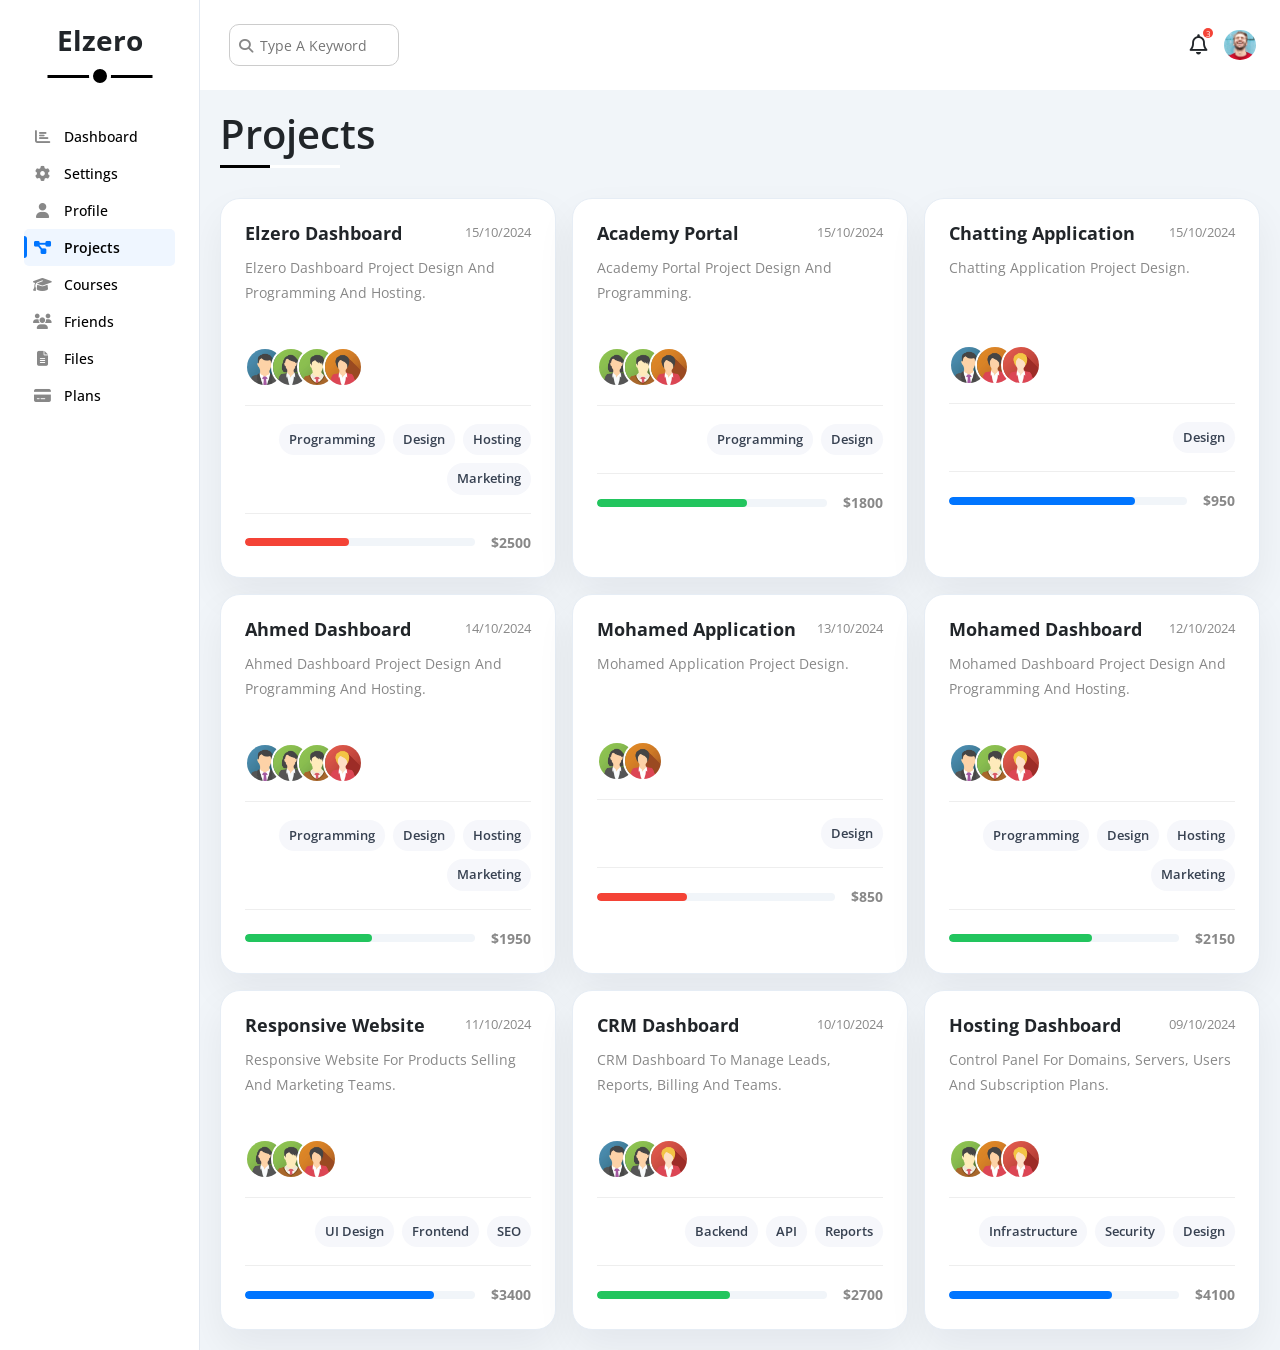
<file: projects.html>
<!DOCTYPE html>
<html lang="en">

<head>
    <meta charset="UTF-8">
    <meta http-equiv="X-UA-Compatible" content="IE=edge">
    <meta name="viewport" content="width=device-width, initial-scale=1.0">
    <title>Projects</title>

    <link rel="stylesheet" href="https://cdnjs.cloudflare.com/ajax/libs/font-awesome/6.5.0/css/all.min.css">
    <link href="https://cdn.jsdelivr.net/npm/bootstrap@5.3.8/dist/css/bootstrap.min.css" rel="stylesheet"
        integrity="sha384-sRIl4kxILFvY47J16cr9ZwB07vP4J8+LH7qKQnuqkuIAvNWLzeN8tE5YBujZqJLB" crossorigin="anonymous">
    <link rel="preconnect" href="https://fonts.googleapis.com">
    <link rel="preconnect" href="https://fonts.gstatic.com" crossorigin>
    <link href="https://fonts.googleapis.com/css2?family=Open+Sans:ital,wght@0,300..800;1,300..800&display=swap"
        rel="stylesheet">
    <link rel="stylesheet" href="css/style.css">
</head>

<body>
    <header>
        <div class="page d-flex">
            <div class="sidebar bg-white p-4 position-relative">
                <h3 class="position-relative text-center mt-0">Elzero</h3>
                <ul>
                    <li data-label="Dashboard">
                        <a title="Dashboard" aria-label="Dashboard" class="d-flex align-items-center fs-14 mt-2 text-black rad-6 p-2" href="index.html">
                            <i class="fa-solid fa-chart-bar fa-fw"></i>
                            <span>Dashboard</span>
                        </a>
                    </li>
                    <li data-label="Settings">
                        <a title="Settings" aria-label="Settings" class="d-flex align-items-center fs-14 text-black rad-6 p-2" href="settings.html">
                            <i class="fa-solid fa-gear fa-fw"></i>
                            <span>Settings</span>
                        </a>
                    </li>
                    <li data-label="Profile">
                        <a title="Profile" aria-label="Profile" class="d-flex align-items-center fs-14 text-black rad-6 p-2" href="profile.html">
                            <i class="fa-solid fa-user fa-fw"></i>
                            <span>Profile</span>
                        </a>
                    </li>
                    <li data-label="Projects">
                        <a title="Projects" aria-label="Projects" class="active d-flex align-items-center fs-14 text-black rad-6 p-2" href="projects.html">
                            <i class="fa-solid fa-diagram-project fa-fw"></i>
                            <span>Projects</span>
                        </a>
                    </li>
                    <li data-label="Courses">
                        <a title="Courses" aria-label="Courses" class="d-flex align-items-center fs-14 text-black rad-6 p-2" href="courses.html">
                            <i class="fa-solid fa-graduation-cap fa-fw"></i>
                            <span>Courses</span>
                        </a>
                    </li>
                    <li data-label="Friends">
                        <a title="Friends" aria-label="Friends" class="d-flex align-items-center fs-14 text-black rad-6 p-2" href="friends.html">
                            <i class="fa-solid fa-users fa-fw"></i>
                            <span>Friends</span>
                        </a>
                    </li>
                    <li data-label="Files">
                        <a title="Files" aria-label="Files" class="d-flex align-items-center fs-14 text-black rad-6 p-2" href="files.html">
                            <i class="fa-solid fa-file-lines fa-fw"></i>
                            <span>Files</span>
                        </a>
                    </li>
                    <li data-label="Plans">
                        <a title="Plans" aria-label="Plans" class="d-flex align-items-center fs-14 text-black rad-6 p-2" href="plans.html" title="Plans"
                            aria-label="Plans">
                            <i class="fa-solid fa-credit-card fa-fw"></i>
                            <span>Plans</span>
                        </a>
                    </li>
                </ul>
            </div>

            <div class="content w-100 overflow-hidden">
                <div class="head bg-white d-flex justify-content-between align-items-center p-4">
                    <div class="search position-relative">
                        <input class="p-2" type="search" placeholder="Type A Keyword">
                    </div>
                    <div class="icons d-flex align-items-center">
                        <span class="notification position-relative">
                            <i class="fa-regular fa-bell fa-lg"></i>
                        </span>
                        <img src="image/swiper.webp" alt="account avatar" class="ms-3 img-fluid" loading="lazy" width="32" height="32">
                    </div>
                </div>

                <h1 class="position-relative fw-semibold">Projects</h1>

                <div class="wrapper projects-wrapper d-grid gap-3">
                    <section class="project-card page-card">
                        <span class="project-date">15/10/2024</span>
                        <h3>Elzero Dashboard</h3>
                        <p>Elzero Dashboard Project Design And Programming And Hosting.</p>
                        <div class="project-team">
                            <img width="40" height="40" class="img-fluid" src="image/team-01.webp" alt="Team member">
                            <img width="40" height="40" class="img-fluid" src="image/team-02.webp" alt="Team member">
                            <img width="40" height="40" class="img-fluid" src="image/team-03.webp" alt="Team member">
                            <img width="40" height="40" class="img-fluid" src="image/team-04.webp" alt="Team member">
                        </div>
                        <div class="project-tags">
                            <span class="project-tag">Programming</span>
                            <span class="project-tag">Design</span>
                            <span class="project-tag">Hosting</span>
                            <span class="project-tag">Marketing</span>
                        </div>
                        <div class="project-progress-row">
                            <div class="project-progress"><span class="bar-red" style="width: 45%;"></span></div>
                            <div class="project-budget">$2500</div>
                        </div>
                    </section>

                    <section class="project-card page-card">
                        <span class="project-date">15/10/2024</span>
                        <h3>Academy Portal</h3>
                        <p>Academy Portal Project Design And Programming.</p>
                        <div class="project-team">
                            <img width="40" height="40" class="img-fluid" src="image/team-02.webp" alt="Team member">
                            <img width="40" height="40" class="img-fluid" src="image/team-03.webp" alt="Team member">
                            <img width="40" height="40" class="img-fluid" src="image/team-04.webp" alt="Team member">
                        </div>
                        <div class="project-tags">
                            <span class="project-tag">Programming</span>
                            <span class="project-tag">Design</span>
                        </div>
                        <div class="project-progress-row">
                            <div class="project-progress"><span class="bar-green" style="width: 65%;"></span></div>
                            <div class="project-budget">$1800</div>
                        </div>
                    </section>

                    <section class="project-card page-card">
                        <span class="project-date">15/10/2024</span>
                        <h3>Chatting Application</h3>
                        <p>Chatting Application Project Design.</p>
                        <div class="project-team">
                            <img width="40" height="40" class="img-fluid" src="image/team-01.webp" alt="Team member">
                            <img width="40" height="40" class="img-fluid" src="image/team-04.webp" alt="Team member">
                            <img width="40" height="40" class="img-fluid" src="image/team-05.webp" alt="Team member">
                        </div>
                        <div class="project-tags">
                            <span class="project-tag">Design</span>
                        </div>
                        <div class="project-progress-row">
                            <div class="project-progress"><span class="bar-blue" style="width: 78%;"></span></div>
                            <div class="project-budget">$950</div>
                        </div>
                    </section>

                    <section class="project-card page-card">
                        <span class="project-date">14/10/2024</span>
                        <h3>Ahmed Dashboard</h3>
                        <p>Ahmed Dashboard Project Design And Programming And Hosting.</p>
                        <div class="project-team">
                            <img width="40" height="40" class="img-fluid" src="image/team-01.webp" alt="Team member">
                            <img width="40" height="40" class="img-fluid" src="image/team-02.webp" alt="Team member">
                            <img width="40" height="40" class="img-fluid" src="image/team-03.webp" alt="Team member">
                            <img width="40" height="40" class="img-fluid" src="image/team-05.webp" alt="Team member">
                        </div>
                        <div class="project-tags">
                            <span class="project-tag">Programming</span>
                            <span class="project-tag">Design</span>
                            <span class="project-tag">Hosting</span>
                            <span class="project-tag">Marketing</span>
                        </div>
                        <div class="project-progress-row">
                            <div class="project-progress"><span class="bar-green" style="width: 55%;"></span></div>
                            <div class="project-budget">$1950</div>
                        </div>
                    </section>

                    <section class="project-card page-card">
                        <span class="project-date">13/10/2024</span>
                        <h3>Mohamed Application</h3>
                        <p>Mohamed Application Project Design.</p>
                        <div class="project-team">
                            <img width="40" height="40" class="img-fluid" src="image/team-02.webp" alt="Team member">
                            <img width="40" height="40" class="img-fluid" src="image/team-04.webp" alt="Team member">
                        </div>
                        <div class="project-tags">
                            <span class="project-tag">Design</span>
                        </div>
                        <div class="project-progress-row">
                            <div class="project-progress"><span class="bar-red" style="width: 38%;"></span></div>
                            <div class="project-budget">$850</div>
                        </div>
                    </section>

                    <section class="project-card page-card">
                        <span class="project-date">12/10/2024</span>
                        <h3>Mohamed Dashboard</h3>
                        <p>Mohamed Dashboard Project Design And Programming And Hosting.</p>
                        <div class="project-team">
                            <img width="40" height="40" class="img-fluid" src="image/team-01.webp" alt="Team member">
                            <img width="40" height="40" class="img-fluid" src="image/team-03.webp" alt="Team member">
                            <img width="40" height="40" class="img-fluid" src="image/team-05.webp" alt="Team member">
                        </div>
                        <div class="project-tags">
                            <span class="project-tag">Programming</span>
                            <span class="project-tag">Design</span>
                            <span class="project-tag">Hosting</span>
                            <span class="project-tag">Marketing</span>
                        </div>
                        <div class="project-progress-row">
                            <div class="project-progress"><span class="bar-green" style="width: 62%;"></span></div>
                            <div class="project-budget">$2150</div>
                        </div>
                    </section>

                    <section class="project-card page-card">
                        <span class="project-date">11/10/2024</span>
                        <h3>Responsive Website</h3>
                        <p>Responsive Website For Products Selling And Marketing Teams.</p>
                        <div class="project-team">
                            <img width="40" height="40" class="img-fluid" src="image/team-02.webp" alt="Team member">
                            <img width="40" height="40" class="img-fluid" src="image/team-03.webp" alt="Team member">
                            <img width="40" height="40" class="img-fluid" src="image/team-04.webp" alt="Team member">
                        </div>
                        <div class="project-tags">
                            <span class="project-tag">UI Design</span>
                            <span class="project-tag">Frontend</span>
                            <span class="project-tag">SEO</span>
                        </div>
                        <div class="project-progress-row">
                            <div class="project-progress"><span class="bar-blue" style="width: 82%;"></span></div>
                            <div class="project-budget">$3400</div>
                        </div>
                    </section>

                    <section class="project-card page-card">
                        <span class="project-date">10/10/2024</span>
                        <h3>CRM Dashboard</h3>
                        <p>CRM Dashboard To Manage Leads, Reports, Billing And Teams.</p>
                        <div class="project-team">
                            <img width="40" height="40" class="img-fluid" src="image/team-01.webp" alt="Team member">
                            <img width="40" height="40" class="img-fluid" src="image/team-02.webp" alt="Team member">
                            <img width="40" height="40" class="img-fluid" src="image/team-05.webp" alt="Team member">
                        </div>
                        <div class="project-tags">
                            <span class="project-tag">Backend</span>
                            <span class="project-tag">API</span>
                            <span class="project-tag">Reports</span>
                        </div>
                        <div class="project-progress-row">
                            <div class="project-progress"><span class="bar-green" style="width: 58%;"></span></div>
                            <div class="project-budget">$2700</div>
                        </div>
                    </section>

                    <section class="project-card page-card">
                        <span class="project-date">09/10/2024</span>
                        <h3>Hosting Dashboard</h3>
                        <p>Control Panel For Domains, Servers, Users And Subscription Plans.</p>
                        <div class="project-team">
                            <img width="40" height="40" class="img-fluid" loading="lazy" src="image/team-03.webp" alt="Team member">
                            <img width="40" height="40" class="img-fluid" loading="lazy" src="image/team-04.webp" alt="Team member">
                            <img width="40" height="40" class="img-fluid" loading="lazy" src="image/team-05.webp" alt="Team member">
                        </div>
                        <div class="project-tags">
                            <span class="project-tag">Infrastructure</span>
                            <span class="project-tag">Security</span>
                            <span class="project-tag">Design</span>
                        </div>
                        <div class="project-progress-row">
                            <div class="project-progress"><span class="bar-blue" style="width: 71%;"></span></div>
                            <div class="project-budget">$4100</div>
                        </div>
                    </section>
                </div>
            </div>
        </div>
    </header>

    <script src="https://cdn.jsdelivr.net/npm/bootstrap@5.3.8/dist/js/bootstrap.bundle.min.js"
        integrity="sha384-FKyoEForCGlyvwx9Hj09JcYn3nv7wiPVlz7YYwJrWVcXK/BmnVDxM+D2scQbITxI"
        crossorigin="anonymous"></script>
    <script src="js/main.js"></script>
</body>

</html>
</file>
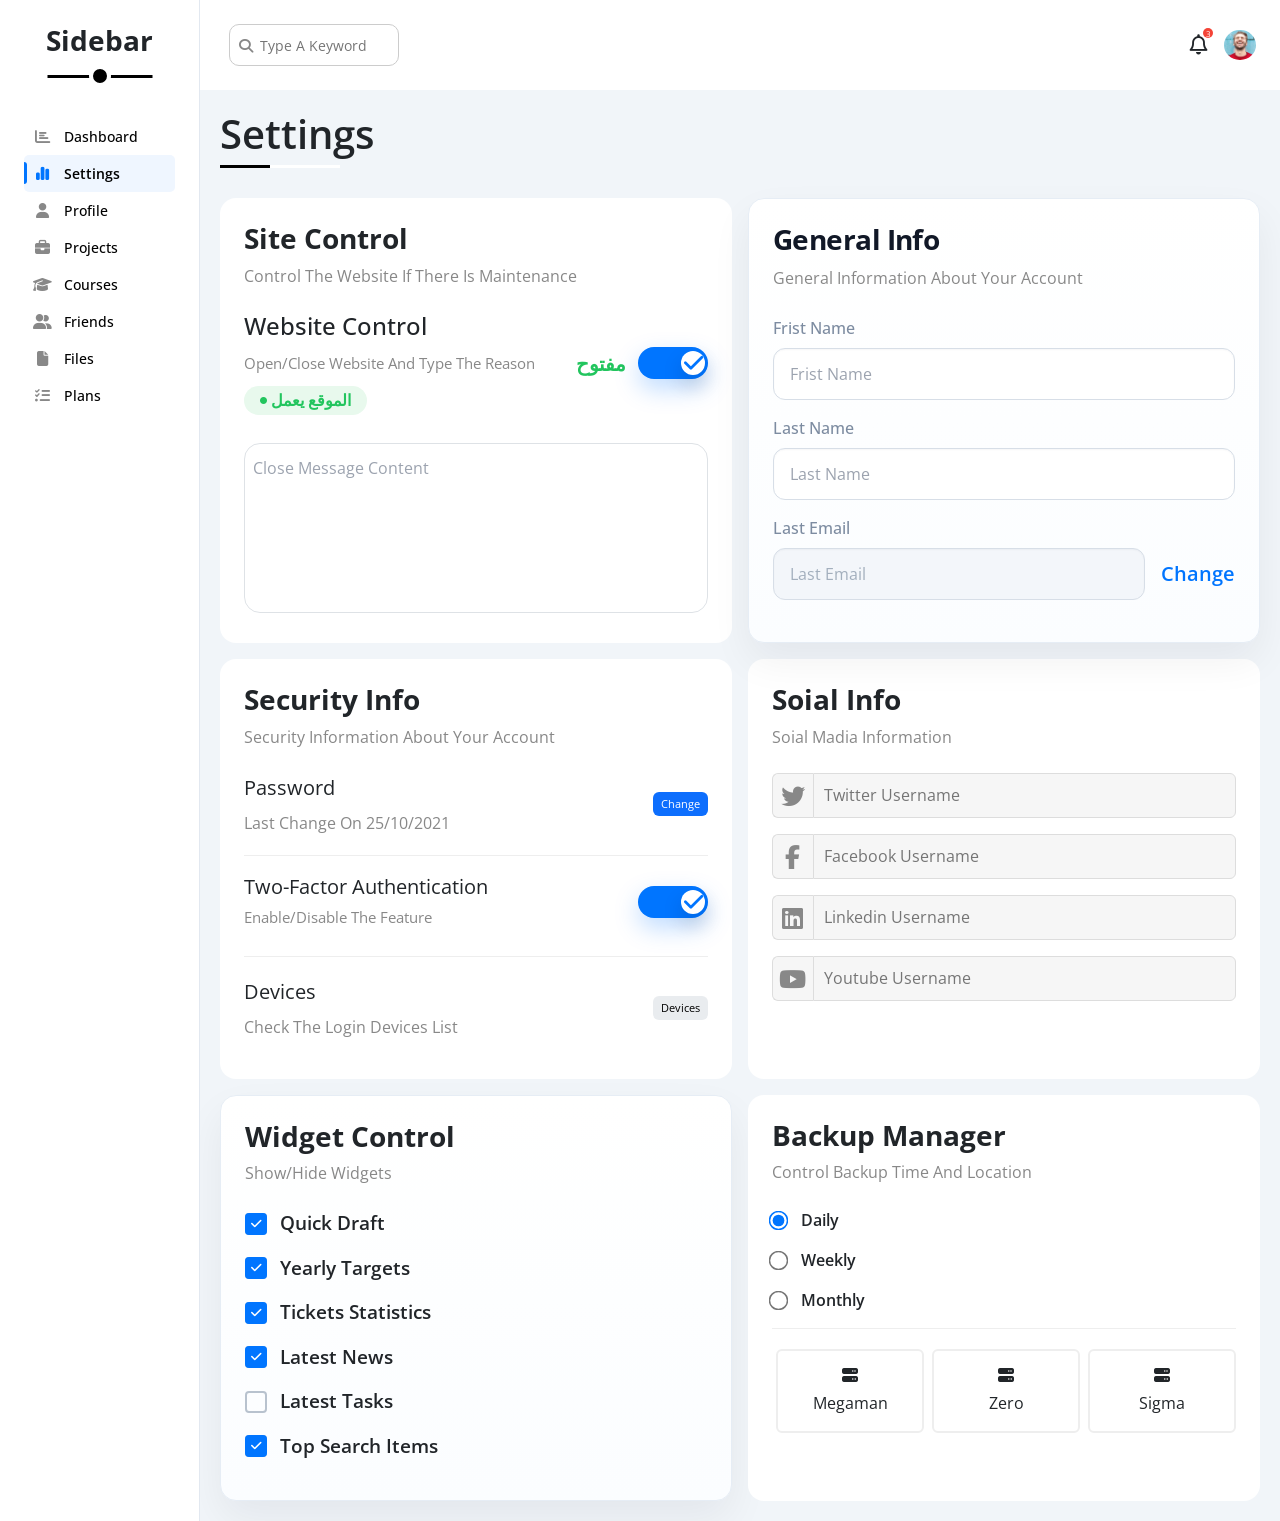
<file: settings.html>
<!DOCTYPE html>
<html lang="en">

<head>
    <meta charset="UTF-8">
    <meta http-equiv="X-UA-Compatible" content="IE=edge">
    <meta name="viewport" content="width=device-width, initial-scale=1.0">
    <title>Settings</title>

    <!-- Font Awesome -->
    <link rel="stylesheet" href="https://cdnjs.cloudflare.com/ajax/libs/font-awesome/6.5.0/css/all.min.css">
    <!-- Bootstrap CSS -->
    <link href="https://cdn.jsdelivr.net/npm/bootstrap@5.3.8/dist/css/bootstrap.min.css" rel="stylesheet"
        integrity="sha384-sRIl4kxILFvY47J16cr9ZwB07vP4J8+LH7qKQnuqkuIAvNWLzeN8tE5YBujZqJLB" crossorigin="anonymous">

    <!-- Google Fonts -->
    <link rel="preconnect" href="https://fonts.googleapis.com">
    <link rel="preconnect" href="https://fonts.gstatic.com" crossorigin>
    <link href="https://fonts.googleapis.com/css2?family=Open+Sans:ital,wght@0,300..800;1,300..800&display=swap"
        rel="stylesheet">
    <!-- Custom CSS -->
    <link rel="stylesheet" href="css/style.css">
</head>

<body>
    <header>
        <div class="page d-flex">
            <!-- start sidebar -->
            <div class="sidebar bg-white p-4 position-relative">
                <h3 class="position-relative text-center mt-0">Sidebar</h3>
                <ul>
                    <li data-label="Dashboard">
                        <a title="Dashboard" aria-label="Dashboard"
                            class="d-flex align-items-center fs-14 mt-2 text-black rad-6 p-2" href="index.html">
                            <i class="fa-solid fa-chart-bar fa-fw"></i>
                            <span class="hide-mobile">Dashboard</span>
                        </a>
                    </li>

                    <li data-label="Settings">
                        <a title="Settings" aria-label="Settings"
                            class="active d-flex align-items-center fs-14 text-black rad-6 p-2" href="settings.html">
                            <i class="fa-solid fa-chart-simple fa-fw"></i>
                            <span>Settings</span>
                        </a>
                    </li>

                    <li data-label="Profile">
                        <a title="Profile" aria-label="Profile" class="d-flex align-items-center fs-14 text-black rad-6 p-2"
                            href="profile.html" >
                            <i class="fa-solid fa-user fa-fw"></i>
                            <span>Profile</span>
                        </a>
                    </li>

                    <li data-label="Projects">
                        <a title="Projects" aria-label="Projects" class="d-flex align-items-center fs-14 text-black rad-6 p-2"
                            href="projects.html" >
                            <i class="fa-solid fa-briefcase fa-fw"></i>
                            <span>Projects</span>
                        </a>
                    </li>

                    <li data-label="Courses">
                        <a title="Courses" aria-label="Courses" class="d-flex align-items-center fs-14 text-black rad-6 p-2"
                            href="courses.html" >
                            <i class="fa-solid fa-graduation-cap fa-fw"></i>
                            <span>Courses</span>
                        </a>
                    </li>

                    <li data-label="Friends">
                        <a  title="Friends" aria-label="Friends" class="d-flex align-items-center fs-14 text-black rad-6 p-2"
                            href="friends.html">
                            <i class="fa-solid fa-user-friends fa-fw"></i>
                            <span>Friends</span>
                        </a>
                    </li>

                    <li data-label="Files">
                        <a title="Files" aria-label="Files" class="d-flex align-items-center fs-14 text-black rad-6 p-2"
                            href="files.html" >
                            <i class="fa-solid fa-file fa-fw"></i>
                            <span>Files</span>
                        </a>
                    </li>

                    <li data-label="Plans">
                        <a title="Plans" aria-label="Plans" class="d-flex align-items-center fs-14 text-black rad-6 p-2"
                            href="plans.html" >
                            <i class="fa-solid fa-list-check fa-fw"></i>
                            <span>Plans</span>
                        </a>
                    </li>
                </ul>
            </div>
            <!-- End sidebar -->

            <div class="content w-100 overflow-hidden">
                <!-- start head -->
                <div class="head bg-white d-flex justify-content-between align-items-center p-4">
                    <div class="search position-relative">
                        <input class="p-2" type="search" placeholder="Type A Keyword ">
                    </div>
                    <div class="icons d-flex align-items-center">
                        <span class="notification position-relative">
                            <i class="fa-regular fa-bell fa-lg"></i>
                        </span>
                        <img src="image/swiper.webp" alt="icon-img" class="ms-3 img-fluid" loading="lazy" width="32" height="32">
                    </div>
                </div>
                <!-- End head -->
                <h1 class="position-relative fw-semibold">Settings</h1>

                <div class="wrapper d-grid gap-3">
                    <!-- start Site Control -->
                    <div class="settings-card position-relative p-4 rounded-4 bg-white  overflow-hidden custom-card">
                        <h2 class="mt-0 mb-2 fs-3 fw-bold">Site Control</h2>
                        <p class="fs-6 m-0 text-welcome">Control The Website If There Is Maintenance
                        </p>

                        <div class="settings-control d-flex flex-wrap gap-4 my-4 justify-content-between align-items-center"
                            data-close-message-target="site-close-message">
                            <div class="settings-copy">
                                <h3 class="mb-2 fs-4">Website Control</h3>
                                <p class="m-0 text-welcome  lh-lg">Open/Close Website And Type The Reason</p>

                                <div
                                    class="status-badges d-flex justify-content-start align-items-center gap-2 flex-wrap mt-2">
                                    <span
                                        class="status-badge online d-inline-flex align-items-center gap-1 px-3 py-1 rounded-pill fw-bold fs-5"
                                        aria-live="polite">
                                        <i class="fa-solid fa-circle"></i>
                                        <span class="status-badge-text fs-6">
                                            &#1575;&#1604;&#1605;&#1608;&#1602;&#1593; &#1610;&#1593;&#1605;&#1604;
                                        </span>
                                    </span>
                                </div>
                            </div>

                            <div class="settings-actions d-flex flex-column align-items-end gap-3 flex-shrink-0">
                                <div
                                    class="settings-toggle-row with-state d-flex align-items-center justify-content-end flex-wrap gap-3">
                                    <span class="settings-state is-open fs-5 fw-bold lh-sm text-nowrap"
                                        aria-live="polite">
                                        &#1605;&#1601;&#1578;&#1608;&#1581;
                                    </span>
                                    <label class="settings-toggle d-inline-flex" for="site-control-toggle-main">
                                        <input type="checkbox"
                                            class="toggle-checkbox position-absolute opacity-0 pe-none"
                                            id="site-control-toggle-main" checked>
                                        <span
                                            class="toggle-switch position-relative rounded-pill cursor-pointer custom-switch w-78"
                                            aria-hidden="true"></span>
                                    </label>
                                </div>
                            </div>
                        </div>

                        <textarea id="site-close-message" name="close-message"
                            class="close-message  w-100 mt-1 p-2 border rounded-4 fs-6 lh-lg bg-white resize-none custom-textarea"
                            placeholder="Close Message Content" aria-label="Close Message Content"></textarea>
                    </div>
                    <!-- End Site Control -->
                    <!-- start General Info -->
                    <div class="General p-4 rounded-4 bg-white">
                        <h2 class=" mt-0 mb-2 fs-3 fw-bold">General Info</h2>
                        <p class="fs-6 mt-0 mb-4 text-welcome">General Information About Your Account</p>
                        <div class="mb-3">
                            <label for="first-name" class="fs-6 text-welcome d-block mb-2">Frist Name</label>
                            <input type="text" id="first-name" class="b-none p-2 border rounded-3 d-block w-100"
                                placeholder="Frist Name">

                        </div>
                        <div class="mb-3">
                            <label for="last-name" class="fs-6 text-welcome d-block mb-2">Last Name</label>
                            <input type="text" id="last-name" class="b-none p-2 border rounded-3 d-block w-100"
                                placeholder="Last Name">

                        </div>
                        <div>
                            <label for="last-email" class="fs-6 text-welcome d-block mb-2">Last Email</label>
                            <div class="d-flex align-items-center gap-3 flex-wrap">
                                <input type="email" id="last-email" class="b-none p-2 border rounded-3 d-block w-100"
                                    placeholder="Last Email" readonly>
                                <a title="Change" aria-label="Change" href="#" title="Change" aria-label="Change"
                                    class="fs-5 fw-semibold text-decoration-none">Change</a>
                            </div>

                        </div>
                    </div>
                    <!-- End General Info -->
                    <!-- start Security Info -->
                    <div class="security-nfo p-4 rounded-4 bg-white">
                        <h2 class=" mt-0 mb-2 fs-3 fw-bold">Security Info</h2>
                        <p class="fs-6 mt-0 mb-4 text-welcome">Security Information About Your Account</p>
                        <div class="sec-box-2 mb-3 d-flex align-items-center justify-content-between">
                            <div class="">
                                <span class="fs-5 ">Password</span>
                                <p class="text-welcome mt-2 mb-0 fs-6">Last Change On 25/10/2021</p>
                            </div>
                            <a title="Change" aria-label="Change" href="#"
                                class="button bg-primary  text-white btn-shape">Change</a>
                        </div>

                        <!-- Fixed: this lower block had duplicate IDs, so only the upper toggle was initialized. -->
                        <div
                            class="settings-control d-flex flex-wrap gap-4 my-4 mt-0 justify-content-between align-items-center">
                            <div class="settings-copy">
                                <span class="fs-5 ">Two-Factor Authentication</span>
                                <p class="m-0 text-welcome  lh-lg">Enable/Disable The Feature</p>
                            </div>

                            <div class="settings-actions d-flex flex-column align-items-end gap-3 flex-shrink-0">
                                <div
                                    class="settings-toggle-row d-flex align-items-center justify-content-end flex-wrap gap-3">
                                    <label class="settings-toggle d-inline-flex" for="site-control-toggle-security">
                                        <input type="checkbox"
                                            class="toggle-checkbox position-absolute opacity-0 pe-none"
                                            id="site-control-toggle-security" checked>
                                        <span
                                            class="toggle-switch position-relative rounded-pill cursor-pointer custom-switch w-78"
                                            aria-hidden="true"></span>
                                    </label>
                                </div>
                            </div>

                        </div>

                        <div class="sec-box mb-3  d-flex align-items-center justify-content-between">
                            <div class="">
                                <span class="fs-5">Devices</span>
                                <p class="text-welcome mt-2 mb-0 fs-6">Check The Login Devices List</p>
                            </div>
                            <a title="Devices" aria-label="Devices" href="#"
                                class="button bg-body-secondary text-black btn-shape">Devices</a>
                        </div>
                    </div>
                    <!-- End Security Info -->
                    <!-- start Soial Info -->
                    <div class="soial-boxs p-4 rounded-4 bg-white">
                        <h2 class=" mt-0 mb-2 fs-3 fw-bold">Soial Info</h2>
                        <p class="fs-6 mt-0 mb-4 text-welcome">Soial Madia Information</p>

                        <div class="twitter mb-3 d-flex align-items-center">
                            <i
                                class="fa-brands fa-twitter fa-xl text-welcome d-flex align-items-center justify-content-center "></i>
                            <input type="text" class="w-100" placeholder="Twitter Username">
                        </div>

                        <div class="facebook mb-3 d-flex align-items-center">
                            <i
                                class="fa-brands fa-facebook-f fa-xl text-welcome d-flex align-items-center justify-content-center "></i>
                            <input type="text" class="w-100" placeholder="Facebook Username">
                        </div>

                        <div class="linkedin mb-3 d-flex align-items-center">
                            <i
                                class="fa-brands fa-linkedin fa-xl text-welcome d-flex align-items-center justify-content-center "></i>
                            <input type="text" class="w-100" placeholder="Linkedin Username">
                        </div>

                        <div class="youtube mb-3 d-flex align-items-center">
                            <i
                                class="fa-brands fa-youtube fa-xl text-welcome d-flex align-items-center justify-content-center "></i>
                            <input type="text" class="w-100" placeholder="Youtube Username">
                        </div>
                    </div>
                    <!-- End Soial Info -->
                    <!-- start widget control -->
                    <div class="widget-control p-4 rounded-4 bg-white">
                        <h2 class=" mt-0 mb-2 fs-3 fw-bold">Widget Control</h2>
                        <p class="fs-6 mt-0 mb-4 text-welcome">Show/Hide Widgets</p>
                        <div class="control d-flex align-items-center mb-3">
                            <input type="checkbox" id="one" checked>
                            <label for="one" class="fw-semibold">Quick Draft</label>
                        </div>
                        <div class="control d-flex align-items-center mb-3">
                            <input type="checkbox" id="two" checked>
                            <label for="two" class="fw-semibold">Yearly Targets</label>
                        </div>
                        <div class="control d-flex align-items-center mb-3">
                            <input type="checkbox" id="three" checked>
                            <label for="three" class="fw-semibold">Tickets Statistics</label>
                        </div>
                        <div class="control d-flex align-items-center mb-3">
                            <input type="checkbox" id="four" checked>
                            <label for="four" class="fw-semibold">Latest News</label>
                        </div>
                        <div class="control d-flex align-items-center mb-3">
                            <input type="checkbox" id="five">
                            <label for="five" class="fw-semibold">Latest Tasks</label>
                        </div>
                        <div class="control d-flex align-items-center mb-3">
                            <input type="checkbox" id="six" checked>
                            <label for="six" class="fw-semibold">Top Search Items</label>

                        </div>
                    </div>
                    <!-- End widget control-->
                    <!-- start backup control-->
                    <div class="backup-control p-4 rounded-4 bg-white">
                        <h2 class=" mt-0 mb-2 fs-3 fw-bold">Backup Manager</h2>
                        <p class="fs-6 mt-0 mb-4 text-welcome">Control Backup Time And Location</p>
                        <div class="control d-flex align-items-center mb-3">
                            <input type="radio" name="time" id="daily" class="me-3 " checked>
                            <label class="fw-semibold" for="daily">Daily</label>
                        </div>
                        <div class="control d-flex align-items-center mb-3">
                            <input type="radio" name="time" id="weekly" class="me-3 ">
                            <label class="fw-semibold" for="weekly">Weekly</label>
                        </div>
                        <div class="control d-flex align-items-center mb-3">
                            <input type="radio" name="time" id="monthly" class="me-3 ">
                            <label class="fw-semibold" for="monthly">Monthly</label>
                        </div>

                        <div class="servers d-flex align-aitems-center text-center gap-1">

                            <input type="radio" name="servers" id="servers-one">
                            <div class="server mb-3 rounded-2 w-100">
                                <label for="servers-one" class="d-block m-3">
                                    <i class="fa-solid fa-server d-block mb-2"></i>
                                    Megaman
                                </label>
                            </div>
                            <input type="radio" name="servers" id="servers-two">
                            <div class="server mb-3 rounded-2 w-100">
                                <label for="servers-two" class="d-block m-3">
                                    <i class="fa-solid fa-server d-block mb-2"></i>
                                    Zero
                                </label>
                            </div>
                            <input type="radio" name="servers" id="servers-three">
                            <div class="server mb-3 rounded-2 w-100">
                                <label for="servers-three" class="d-block m-3">
                                    <i class="fa-solid fa-server d-block mb-2"></i>
                                    Sigma
                                </label>
                            </div>

                        </div>
                    </div>
                    <!-- End backup control-->
                </div>
            </div>
        </div>
    </header>

    <!-- Bootstrap JS -->
    <script src="https://cdn.jsdelivr.net/npm/bootstrap@5.3.8/dist/js/bootstrap.bundle.min.js"
        integrity="sha384-FKyoEForCGlyvwx9Hj09JcYn3nv7wiPVlz7YYwJrWVcXK/BmnVDxM+D2scQbITxI"
        crossorigin="anonymous"></script>
    <script src="js/main.js"></script>
</body>

</html>
</file>
<file: css/style.css>
:root {
    --blue-color: #0075ff;
    --blue-alt-color: #0d69d5;
    --orange-color: #f59e0b;
    --orange-alt-color: #ffc107;
    --green-color: #22c55e;
    --green-alt-color: #198754;
    --red-color: #f44336;
    --grey-color: #888;
    --fa-style-family-classic: "Font Awesome 6 Free";
}

* {
    box-sizing: border-box;
}

body {
    font-family: "Open Sans", sans-serif;
    margin: 0;
}

.skip-link {
    position: fixed;
    top: 16px;
    left: 16px;
    padding: 10px 14px;
    background-color: var(--blue-color);
    color: #fff;
    border-radius: 10px;
    transform: translateY(-80px);
    transition: transform 0.2s ease;
    z-index: 1001;
}

.skip-link:focus {
    transform: translateY(0);
}

*:focus {
    outline: none;
}

a {
    text-decoration: none;

}

.page {
    min-height: 100vh;
    background-color: #f1f5f9;
}

.content {
    min-width: 0;
}

ul {
    list-style: none;
    padding: 0;
}

.rad-6 {
    border-radius: 5px;
}

.fs-14 {
    font-size: 14px;
}

.w-fit {
    width: fit-content;
}

/* scrollbar */
::-webkit-scrollbar {
    width: 10px;
}

::-webkit-scrollbar-track {
    background-color: #f1f1f1;
}

::-webkit-scrollbar-thumb {
    background-color: var(--blue-alt-color);
}

::-webkit-scrollbar-thumb:hover {
    background-color: var(--blue-alt-color);
}

/* ---------------------------- start Document ----------------------------*/
/* start sidebar */
.sidebar {
    width: 200px;
    min-height: 100vh;
    background: #fff;
    padding: 20px 12px;
    display: flex;
    flex-direction: column;
    gap: 2px;
    transition: width .3s ease;
    overflow: hidden;
    border-right: 1px solid #e2e8f0;
    flex-shrink: 0;
}

.sidebar>h3 {
    margin-bottom: 50px;
    font-weight: bold;
}

.sidebar>h3::after,
.sidebar>h3::before {
    content: "";
    position: absolute;
    background-color: black;
    left: 50%;
    transform: translateX(-50%);
}

.sidebar>h3::before {
    width: 105px;
    height: 2.5px;
    bottom: -20px;
}

.sidebar>h3::after {
    width: 12px;
    height: 12px;
    bottom: -29px;
    padding: 7px;
    border-radius: 50%;
    border: 4px solid white;
}

.sidebar ul li a {
    gap: 12px;
    color: #64748b;
    font-weight: 500;
    transition: background .2s, color .2s;
    white-space: nowrap;
    overflow: hidden;
    position: relative;
}

.sidebar ul li a i {
    font-size: 15px;
    flex-shrink: 0;
    width: 20px;
    text-align: center;
    color: var(--grey-color);
    transition: color .2s;
}

.sidebar ul li a:hover {
    background: #eff6ff;
    color: var(--blue-color);
}

.sidebar ul li a:hover i,
.sidebar ul li a.active i {
    color: var(--blue-color);
}

.sidebar ul li a.active {
    background: #eff6ff;
    color: var(--blue-color);
    font-weight: 600;
}

/* الخط الجانبي على الـ active */
.sidebar ul li a.active::before {
    content: '';
    position: absolute;
    left: 0;
    top: 20%;
    bottom: 20%;
    width: 3px;
    background: var(--blue-color);
    border-radius: 0 3px 3px 0;
}

/* زر التصغير */
.sidebar-toggle {
    position: absolute;
    top: 16px;
    right: 12px;
    width: 28px;
    height: 28px;
    border: none;
    background: transparent;
    cursor: pointer;
    border-radius: 6px;
    display: flex;
    align-items: center;
    justify-content: center;
    color: var(--grey-color);
    font-size: 14px;
    transition: background .2s, color .2s;
}

.sidebar-toggle:hover {
    background: #eff6ff;
    color: var(--blue-color);
}

/* Tooltip */
.sidebar ul li {
    position: relative;
}

.sidebar.collapsed ul li:hover::after {
    content: attr(data-label);
    position: absolute;
    left: calc(100% + 8px);
    top: 50%;
    transform: translateY(-50%);
    background: #1e293b;
    color: #fff;
    font-size: 11px;
    padding: 4px 10px;
    border-radius: 6px;
    white-space: nowrap;
    z-index: 999;
    pointer-events: none;
}

/* Collapsed */
.sidebar.collapsed {
    width: 60px;
}

.sidebar.collapsed>h3 {
    opacity: 0;
    height: 0;
    margin: 0;
    padding: 0;
    border: none;
}

.sidebar.collapsed ul li a span {
    opacity: 0;
    width: 0;
}

.sidebar.collapsed ul li a {
    display: flex;
    justify-content: center;
    padding: 10px;
    gap: 0;
}

.sidebar.collapsed ul li a i {
    width: auto;
}

.sidebar.collapsed .sidebar-toggle {
    right: 50%;
    transform: translateX(50%);
}

h1 {
    margin: 20px 20px 40px;
}

h1::after,
h1::before {
    content: "";
    position: absolute;
    height: 3px;
    bottom: -10px;
    left: 0;
}

h1::before {
    background-color: white;
    width: 120px;
}

h1::after {
    background-color: black;
    width: 50px;
}

/* start content */

.head .search::before {
    font-family: "Font Awesome 6 Free";
    content: "\f002";
    font-weight: 900;
    position: absolute;
    left: 15px;
    padding-right: 5px;
    top: 50%;
    transform: translateY(-50%);
    font-size: 14px;
    color: var(--grey-color);
}

.head .search input {
    border: 1px solid #ccc;
    border-radius: 10px;
    margin-left: 5px;
    padding-left: 30px !important;
    width: 170px;
    transition: width 0.3s;
}

.head .search input:focus {
    width: 200px;
}

.head .search input::placeholder {
    font-size: 14px;
}

.head .search input:focus::placeholder {
    opacity: 0;
}

.head .icons .notification::before {
    content: "3";
    position: absolute;
    top: -5px;
    right: -5px;
    background-color: var(--red-color);
    color: white;
    font-size: 8px;
    text-align: center;
    width: 10px;
    height: 10px;
    /* padding: 2px 5px; */
    border-radius: 50%;
}

.head .icons img {
    border-radius: 50%;
}

/* end content */
/* wrapper */
.wrapper {
    grid-template-columns: repeat(auto-fill, minmax(400px, 1fr));
    margin-left: 20px;
    margin-right: 20px;
    margin-bottom: 20px;
}

.text-welcome {
    color: var(--grey-color);
}

.intro {
    background-color: #eee;
}

.wrapper .intro img {
    width: 200px;
    margin-bottom: -10px;
}

.welcome .avatar {
    width: 64px;
    height: 64px;
    border-radius: 50%;
    border: 1px solid white;
    padding: 2px;
    box-shadow: 0 0 5px #ddd;
    margin-left: 20px;
    margin-top: -32px;
}

.welcome .body {
    border-top: 1px solid #EEE;
    border-bottom: 1px solid #EEE;
}

.welcome .body>div {
    flex: 1;
}

.welcome .visit {
    margin: 0 15px 15px auto;
    transition: 0.3s;
    background-color: var(--blue-color);
}

.welcome .visit:hover {
    background-color: var(--blue-alt-color);
}

.body span {
    color: var(--grey-color);
}

/* start Quick-draft */
.quick-draft .text-welcome {
    color: var(--grey-color);
    font-size: 22px;
}

.quick-draft input,
.quick-draft textarea {
    background-color: #eee;
}

.quick-draft textarea {
    resize: none;
    min-height: 180px;
}

.quick-draft .save {
    margin-left: auto;
    transition: 0.3s;
    cursor: pointer;
    background-color: var(--blue-color);
}

.quick-draft .save:hover {
    background-color: var(--blue-alt-color);
}

/* End Quick-draft */
/* start targets */
.targets .target-row .icon {
    width: 80px;
    height: 80px;
    margin-right: 15px;
}

.targets .details {
    flex: 1;
}

.targets .details .progress {
    height: 4px;
    overflow: visible;
}
.targets p{
    font-size: 14px;
}
.targets .details .progress>span {
    position: absolute;
    height: 100%;
    left: 0;
    top: 0;
}

.targets .details .progress>span span {
    position: absolute;
    bottom: 16px;
    right: -16px;
    color: white;
    padding: 2px 5px;
    border-radius: 6px;
    font-size: 13px;
    background-color: var(--blue-color);
}

.targets .details .progress>span span::after {
    content: "";
    border-style: solid;
    border-width: 6px;
    position: absolute;
    bottom: -10px;
    left: 50%;
    transform: translateX(-50%);
}

.targets .details .progress>.blue span::after {
    border-color: var(--blue-color) transparent transparent transparent;

}

.targets .details .progress>.orange span::after {
    border-color: var(--orange-alt-color) transparent transparent transparent;

}

.targets .details .progress>.green span::after {
    border-color: var(--green-alt-color) transparent transparent transparent;
}


.blue .icon,
.blue .progress {
    background-color: rgb(0 117 255 / 20%);
}

.orange .icon,
.orange .progress {
    background-color: rgb(245 158 10 / 20%);
}

.green .icon,
.green .progress {
    background-color: rgb(34 197 94 / 20%);
}

/* End targets */
/* start tickets */
.tickets .box {
    border: 1px solid #ccc;
    width: calc(50% - 10px);
}

/* End tickets */
/* start latest-news */
.latest-news .news-row:not(:last-of-type) {
    border-bottom: 1px solid #eee;
    margin-bottom: 23px;
    padding-bottom: 28px;

}

.btn-shape {
    background-color: #eee;
    font-size: 11px;
    padding: 4px 8px;
    border-radius: 6px;

}

.latest-news .news-row h3 {
    font-size: 13px;
    font-weight: 700;
    letter-spacing: -0.5px;
    margin: 0 0 5px;

}

.latest-news .news-row p {
    font-size: 10px;

}

.latest-uploads .info,
.latest-news .info {
    flex-grow: 1;
}

/* End latest-news */
/* start Tasks */
.tasks .task-row:not(:last-of-type) {
    border-bottom: 1px solid #eee;
    margin-bottom: 15px;
    padding-bottom: 15px;
}

.tasks .info {
    flex-grow: 1;
}

.tasks .done {
    opacity: 0.3;
}

.tasks h3 {
    font-size: 14px;
    font-weight: 700;
    letter-spacing: -0.5px;
    margin: 0 0 5px;
}

.tasks p {
    font-size: 15px;

}

.tasks .delete:not(.no-effect) {
    cursor: pointer;
    transition: 0.3s;
}

.tasks .delete:hover:not(.no-effect) {
    color: var(--red-color);
}

/* End Tasks */
/* start Top Search */
.srarch-items .items-head div {
    font-size: 18px;
}

/* End Top Search */
/* start latest-uploads */
.latest-uploads .news-row:not(:last-of-type) {
    border-bottom: 1px solid #eee;
    margin-bottom: 12px;
    padding-bottom: 9px;
}

.latest-uploads .news-row h3 {
    font-size: 16px;
    font-weight: 600;
    letter-spacing: -0.5px;
    margin: 0 0 5px;

}

/* End latest-uploads */
/* start Last Projects Progrss */
.last-project ul::before {
    content: "";
    position: absolute;
    left: 10px;
    width: 2px;
    height: 100%;
    background-color: var(--blue-color);
}

.last-project ul li::before {
    content: "";
    width: 20px;
    height: 20px;
    border-radius: 50%;
    background-color: white;
    border: 2px solid white;
    outline: 2px solid var(--blue-color);
    margin-right: 15px;
    z-index: 1;
}

.last-project ul li.done::before {
    content: "";
    background-color: var(--blue-color);
}

.last-project ul li.current::before {
    content: "";
    animation: change-color 0.8s infinite alternate;
}

.last-project img {
    position: absolute;
    right: 0;
    bottom: 0;
    opacity: 0.1;

}

@keyframes change-color {
    from {
        background-color: var(--blue-color);
    }

    to {
        background-color: white;
    }
}

/* End Last Projects Progrss */
/* start Reminder Widget */
.reminders ul li .key {
    width: 15px;
    height: 15px;

}

.reminders ul li .blue {
    border-left: 2px solid var(--blue-color);
}

.reminders ul li .green {
    border-left: 2px solid var(--green-color);
}

.reminders ul li .orange {
    border-left: 2px solid var(--orange-color);
}

.reminders ul li .red {
    border-left: 2px solid var(--red-color);
}

/* End Reminder Widget */
/* start Letest Post  */
.letest-post .post-content {
    text-transform: capitalize;
    line-height: 1.8;
    border-top: 1px solid #eee;
    border-bottom: 1px solid #eee;
    min-height: 140px;
}

/* End Letest Post  */
/* start Social Media */
.social-media .box {
    padding-left: 70px;
    padding-top: 20px;
    padding-bottom: 20px;
    padding-right: 15px;
}

.social-media .box i {
    position: absolute;
    left: 0;
    top: 0;
    width: 55px;
    transition: 0.3s;
}

.social-media .box i:hover {
    transform: rotate(5deg);
}

.social-media .twitter {
    background-color: rgb(29 161 242 / 20%);
    color: #1da1f2;
}

.social-media .twitter i,
.social-media .twitter a {
    background-color: #1da1f2;
}

.social-media .facebook {
    background-color: rgb(24 119 242 /20%);
    color: #1877f2;
}

.social-media .facebook i,
.social-media .facebook a {
    background-color: #1877f2;
}

.social-media .youtube {
    background-color: rgb(255 0 0 /20%);
    color: #ff0000;
}

.social-media .youtube i,
.social-media .youtube a {
    background-color: #ff0000;
}

.social-media .linkedin {
    background-color: rgb(10 102 194 /20%);
    color: #0a66c2;
}

.social-media .linkedin i,
.social-media .linkedin a {
    background-color: #0a66c2;
}

/* End Social Media */
/* start  Project Taple */
.project {
    margin: 20px;
}

.project .responsive-table {
    overflow-x: auto;
}

.project table {
    min-width: 1000px;
}

.project thead td {
    background-color: #EEE;
    font-weight: bold;
}

.project table td {
    padding: 15px;
}

.project table tbody tr td:last-child {
    border-right: 1px solid #eee;

}

.project tbody td {
    border-left: 1px solid #eee;
    border-bottom: 1px solid #eee;
}

.project table img {
    padding: 2px;
}

.project table img:not(:first-child) {
    margin-left: -20px;
}

/* End Project Taple */

/* Mobile Document*/
@media (max-width: 767px) {

    /* sidebar */
    .sidebar {
        width: 72px !important;
        padding: 14px 15px !important;
    }

    .sidebar>h3 {
        font-size: 13px;
        margin-bottom: 15px;
        display: flex;
        align-items: center;
        justify-content: center;
    }

    .sidebar>h3::before,
    .sidebar>h3::after {
        display: none;
    }

    .sidebar ul li a span {
        opacity: 0 !important;
        width: 0 !important;
    }

    .sidebar ul li a {
        justify-content: center !important;
        padding: 10px !important;
        gap: 0 !important;
    }

    .sidebar ul li a i {
        width: auto !important;
        padding: 5px !important;
    }

    .sidebar-toggle {
        display: none;
    }

    /* wrapper */
    .wrapper {
        grid-template-columns: minmax(200px, 1fr);
        margin-left: 10px;
        margin-right: 10px;
        gap: 10px;
    }

    /* welcome */
    .welcome .body {
        display: block;
    }

    .welcome .intro {
        padding-bottom: 30px;
    }

    .welcome .avatar {
        margin-left: 0;
    }

    .welcome .body>div:not(:last-child) {
        margin-bottom: 20px;
    }

    /* tickets */
    .tickets .box {
        width: 100%;
    }

    /*latest-news  */
    .latest-news .news-row {
        display: block !important;
    }

    .latest-news .label {
        margin: 10px auto 0 !important;
        width: fit-content !important;
        display: block !important;
    }

    .last-project ul li:last-child {
        position: relative;
    }

    .last-project ul li:last-child::after {
        content: "";
        position: absolute;
        left: 2px;
        top: 20px;
        width: 7px;
        height: calc(100% - 0px);
        background-color: white;
    }
}

/* ----------------------------////// End Document //////----------------------------*/
/* ----------------------------////// start Settings //////--------------------------*/
/* strt Site Control */

.settings-card-description {
    max-width: 420px;
    line-height: 1.7;
}

.settings-copy {
    flex: 1 1 200px;
    min-width: 0;
}

.settings-control {
    cursor: pointer;
}

.settings-copy p {
    font-size: 15px;
}

.settings-state.is-open {
    color: var(--green-color);
}

.settings-state.is-closed {
    color: var(--red-color);
}

.toggle-switch {
    width: 70px;
    height: 32px;
    background: #d4d4d4;
    transition: 0.3s;
}

.settings-toggle-row {
    gap: 0 !important;
}

.settings-toggle-row.with-state {
    gap: 12px !important;
}

.toggle-switch::before {
    font-family: var(--fa-style-family-classic);
    content: "\f00d";
    font-weight: 900;
    position: absolute;
    top: 4px;
    left: 4px;
    width: 24px;
    height: 24px;
    border-radius: 50%;
    background-color: #fff;
    color: #94a3b8;
    display: flex;
    align-items: center;
    justify-content: center;
    font-size: 22px;
    line-height: 1;
    cursor: pointer;
    box-shadow: 0 10px 20px rgb(15 23 42 / 16%);
    transition: left 0.3s, color 0.3s, transform 0.3s, background-color 0.3s;
}

.toggle-checkbox:checked+.toggle-switch {
    background: var(--blue-color);
    box-shadow: 0 10px 25px rgb(0 117 255 / 25%);
}

.toggle-checkbox:checked+.toggle-switch::before {
    content: "\f00c";
    left: calc(100% - 27px);
    color: var(--blue-color);
    cursor: pointer;
}

.toggle-checkbox:focus-visible+.toggle-switch {
    outline: 3px solid rgb(0 117 255 / 25%);
    outline-offset: 4px;
}

.status-badge.online {
    background: #e8f9ed;
    color: var(--green-color);
}

.status-badge.offline {
    background: #feecee;
    color: var(--red-color);
}

.status-badge i {
    font-size: 7px;
}

.status-badge-text {
    line-height: 1.3;
}

.status-badge[hidden] {
    display: none !important;
}

.close-message {
    width: 100%;
    min-height: 170px;
    margin-top: 20px;
    padding: 20px 18px;
    border: 1px solid #d1d5db;
    border-radius: 18px;
    resize: none;

    transition: 0.8s;
}

.close-message::placeholder {
    color: #9ca3af;
}

.close-message:focus {
    border-color: #94a3b8;
    background-color: #fcfdff;
    box-shadow: 0 0 0 4px rgb(148 163 184 / 14%);
}

.sec-box-2 {
    padding-bottom: 20px;
    border-bottom: 1px solid #eee;
}

.sec-box {
    padding-top: 20px;
    border-top: 1px solid #eee;
}

/* End Site Control */
/* start General Info */
.General {
    position: relative;
    border: 1px solid #e6edf5;
    box-shadow: 0 18px 40px rgb(15 23 42 / 6%);
    background: linear-gradient(180deg, #ffffff 0%, #fbfdff 100%);
}

.General h2 {
    color: #111827;
    letter-spacing: -0.02em;
}

.General>p {
    max-width: 420px;
    line-height: 1.7;
}

.General label {
    font-size: 16px;
    font-weight: 500;
    color: #7d8ca1 !important;
}

.General input {
    min-height: 52px;
    padding: 12px 16px !important;
    border: 1px solid #d7dee7 !important;
    border-radius: 12px !important;
    background-color: #fff;
    color: #111827;
    box-shadow: inset 0 1px 2px rgb(15 23 42 / 4%);
    transition: border-color 0.3s, box-shadow 0.3s, background-color 0.3s;
}

.General input::placeholder {
    color: #9ca3af;
}

.General input:focus {
    border-color: #94a3b8 !important;
    background-color: #fcfdff;
    box-shadow: 0 0 0 4px rgb(148 163 184 / 14%);
}

.General>div:last-of-type>div {
    display: flex;
    align-items: center;
    gap: 14px;
}

.General>div:last-of-type input {
    flex: 1;
    background-color: #f3f6fa;
    color: #94a3b8;
}

.General>div:last-of-type input::placeholder {
    color: #a3afbd;
}

.General>div:last-of-type a {
    flex-shrink: 0;
    color: var(--blue-color);
    transition: color 0.3s, opacity 0.3s;
}

.General>div:last-of-type a:hover {
    color: var(--blue-alt-color);
}

/* End General Info */
/* stert Social Info */

.soial-boxs i {
    width: 45px;
    height: 45px;
    background-color: #f6f6f6;
    border: 1px solid #ddd;
    border-right: none;
    border-radius: 6px 0 0 6px;
    transition: 0.3s;
}

.soial-boxs input {
    height: 45px;
    border: 1px solid #ddd;
    background-color: #f6f6f6;
    border-radius: 0 6px 6px 0;
    padding-left: 10px;

}

.soial-boxs .twitter:focus-within i {
    color: black;
}

.soial-boxs .facebook:focus-within i {
    color: #1877f2;
}

.soial-boxs .linkedin:focus-within i {
    color: #0a66c2;
}

.soial-boxs .youtube:focus-within i {

    color: #ff0000;
}

/* End Social Info */
/* start widget-control */

.widget-control {
    border: 1px solid #e6edf5;
    box-shadow: 0 18px 40px rgb(15 23 42 / 6%);
    background: linear-gradient(180deg, #ffffff 0%, #fbfdff 100%);
}

.widget-control .control {
    position: relative;
    min-height: 26px;
}


.widget-control .control input[type="checkbox"] {
    position: absolute;
    opacity: 0;
    inset: 0 auto auto 0;
    pointer-events: none;
}

.widget-control .control label {
    position: relative;
    display: inline-flex;
    align-items: center;
    min-height: 22px;
    padding-left: 35px;
    font-size: 19px;
    font-weight: 600;
    cursor: pointer;
    user-select: none;
    transition: color 0.3s ease;
}

.widget-control .control label::before,
.widget-control .control label::after {
    position: absolute;
    width: 22px;
    height: 22px;
    border-radius: 4px;
    left: 0;
    color: white;
    transition: 0.3s;
    top: 50%;
}

.widget-control .control label::before {
    content: "";
    border: 2px solid #b8c2ce;
    transform: translateY(-50%);
}

.widget-control .control label::after {
    font-family: var(--fa-style-family-classic);
    content: "\f00c";
    font-weight: 900;
    transform: translateY(-50%) scale(0.4) rotate(360deg);
    font-size: 12px;
    display: flex;
    justify-content: center;
    align-items: center;
    background-color: var(--blue-color);
    opacity: 0;
}

.widget-control .control label:hover::before {
    border-color: var(--blue-color);
}

.widget-control .control input[type="checkbox"]:checked+label::after {
    opacity: 1;
    transform: translateY(-50%) scale(1);
}

/* End widget-control */
/* start backup control */

.backup-control input[type="radio"] {
    transform: scale(1.5);
}

.backup-control .control {
    cursor: pointer;
}

.backup-control .servers input[type="radio"] {
    --webkit-appearance: none;
    appearance: none;
}

.backup-control .servers {
    border-top: 1px solid #eee;
    padding-top: 20px;
}

.backup-control .servers .server {
    border: 2px solid #eee;
    position: relative;
}

.backup-control .servers .server label {
    cursor: pointer;

}

.backup-control .servers input[type="radio"]:checked+.server {
    border-color: var(--blue-color);
    color: var(--blue-color);

}

/* End backup control */
/* Mobile */

@media (max-width: 991px) {
    .settings-actions {
        align-items: flex-start;
    }

    .settings-toggle-row {
        justify-content: space-between;
    }

    .General>div:last-of-type>div {
        flex-wrap: wrap;
    }
}

@media (max-width: 767px) {
    .head {
        gap: 12px;
        padding: 16px !important;
    }

    .head .search {
        width: 100%;
    }

    .head .search input,
    .head .search input:focus {
        width: 100%;
        margin-left: 0;
    }

    h1 {
        margin: 18px 16px 32px;
        font-size: 30px;
    }


    .settings-card {
        padding: 22px 16px !important;
        border-radius: 20px !important;
    }

    .settings-control {
        margin: 24px 0 18px;
        gap: 18px;
    }

    .settings-toggle-row {
        width: 100%;
        justify-content: space-between;
        gap: 12px;
    }

    .General {
        padding: 22px 16px !important;
        border-radius: 20px !important;
    }

    .General>p {
        max-width: none;
    }

    .General label {
        font-size: 15px;
    }

    .General input {
        min-height: 48px;
        font-size: 15px;
    }

    .General>div:last-of-type>div {
        align-items: flex-start;
        gap: 10px;
    }

    .General>div:last-of-type a {
        font-size: 17px !important;
    }

    .backup-control .servers {
        flex-wrap: wrap;
    }

}

/* ----------------------------////// End Settings //////--------------------------*/
/* ----------------------------////// start Profile //////--------------------------*/
/* Shared Page Cards */
.page-card {
    background: #fff;
    border: 1px solid #e6edf5;
    border-radius: 20px;
    box-shadow: 0 18px 40px rgb(15 23 42 / 6%);
}

/* start overview */
.profile-wrapper {
    grid-template-columns: minmax(0, 1fr) minmax(300px, 420px);
}

.profile-wrapper .overview {
    grid-column: 1 / -1;
    overflow: hidden;
}

.overview .avatar-box {
    width: 280px;
    padding: 32px 24px;
    text-align: center;
    border-right: 1px solid #eee;
    flex-shrink: 0;
}

.overview .avatar-box img {
    width: 120px;
    height: 120px;
    object-fit: cover;
}

.overview .avatar-box .level {
    height: 8px;
    width: 75%;
    margin: 0 auto;
    overflow: hidden;
}

.overview .avatar-box .level span {
    display: block;
    height: 100%;
    background-color: var(--blue-color);
    border-radius: inherit;
    color: transparent;
}

.overview .avatar-box .rating {
    color: #f59e0b;
}

.overview .info-box {
    flex: 1;
}

.overview .info-row {
    display: grid;
    grid-template-columns: repeat(3, minmax(0, 1fr)) 80px;
    gap: 14px 18px;
    align-items: center;
    padding: 18px 24px;
    border-bottom: 1px solid #eee;
}

.overview .info-row:last-child {
    border-bottom: 0;
}

.overview .info-title {
    grid-column: 1 / -1;
    margin: 0;
    font-size: 15px;
    font-weight: 700;
    color: var(--grey-color);
}

.profile-detail {
    font-size: 14px;
    color: #111827;
}

.profile-detail span {
    display: inline-block;
    margin-right: 4px;
    color: var(--grey-color);
}

.profile-switch {
    justify-self: end;
}

.profile-switch .toggle-switch {
    width: 60px;
    height: 24px;
}

.profile-switch .toggle-switch::before {
    width: 18px;
    height: 18px;
    top: 3px;
    left: 3px;
    font-size: 10px;
}

.profile-switch .toggle-checkbox:checked+.toggle-switch::before {
    left: 39px;
}

.skills-card,
.activities-card {
    min-height: 100%;
}

.skills-row {
    display: flex;
    flex-wrap: wrap;
    gap: 8px;
    padding: 14px 0;
    border-bottom: 1px solid #eee;
}

.skills-row:last-child {
    border-bottom: 0;
    padding-bottom: 0;
}

.skills-row:first-child {
    padding-top: 0;
}

.skill-tag,
.project-tag {
    display: inline-flex;
    align-items: center;
    padding: 6px 10px;
    background-color: #f6f7fb;
    border-radius: 999px;
    font-size: 13px;
    font-weight: 600;
    color: #374151;
}

.activity-row {
    display: flex;
    align-items: center;
    gap: 16px;
    padding: 18px 0;
    border-bottom: 1px solid #eee;
}

.activity-row:last-child {
    border-bottom: 0;
    padding-bottom: 0;
}

.activity-row:first-child {
    padding-top: 0;
}

.activity-row img {
    width: 64px;
    height: 64px;
    object-fit: cover;
}

.activity-copy {
    flex: 1;
}

.activity-copy h3 {
    margin: 0 0 6px;
    font-size: 16px;
    font-weight: 700;
}

.activity-copy p {
    margin: 0;
    font-size: 14px;
    color: var(--grey-color);
}

.activity-time {
    min-width: 88px;
    text-align: right;
}

.activity-time strong {
    display: block;
    margin-bottom: 6px;
    font-size: 14px;
    color: #111827;
}

.activity-time span {
    font-size: 13px;
    color: var(--grey-color);
}

/* ----------------------------////// End Profile ////////--------------------------*/
/* ----------------------------////// start Projects //////------------------------*/
.projects-wrapper {
    grid-template-columns: repeat(auto-fill, minmax(300px, 1fr));
}

.project-card {
    position: relative;
    padding: 24px;
}

.project-date {
    position: absolute;
    top: 24px;
    right: 24px;
    font-size: 13px;
    color: var(--grey-color);
}

.project-card h3 {
    margin: 0 0 10px;
    font-size: 18px;
    font-weight: 700;
}

.project-card p {
    margin: 0;
    min-height: 48px;
    line-height: 1.8;
    font-size: 14px;
    color: var(--grey-color);
}

.project-team {
    display: flex;
    align-items: flex-end;
    min-height: 60px;
    margin: 22px 0 18px;
}

.project-team img {
    width: 40px;
    height: 40px;
    border: 2px solid white;
    border-radius: 50%;
    object-fit: cover;
    margin-right: -14px;
}

.project-team img:last-child {
    margin-right: 0;
}

.project-tags {
    display: flex;
    justify-content: flex-end;
    flex-wrap: wrap;
    gap: 8px;
    padding: 18px 0;
    margin-bottom: 18px;
    border-top: 1px solid #eee;
    border-bottom: 1px solid #eee;
}

.project-progress-row {
    display: flex;
    align-items: center;
    gap: 16px;
}

.project-progress {
    flex: 1;
    height: 8px;
    overflow: hidden;
    border-radius: 999px;
    background-color: #f1f5f9;
}

.project-progress span {
    display: block;
    height: 100%;
    border-radius: inherit;
}

.project-budget {
    font-size: 14px;
    font-weight: 700;
    color: var(--grey-color);
    white-space: nowrap;
}

.bar-red {
    background-color: var(--red-color);
}

.bar-green {
    background-color: var(--green-color);
}

.bar-blue {
    background-color: var(--blue-color);
}

/* ----------------------------////// End Projects ////////------------------------*/
/* ----------------------------////// start Courses //////-------------------------*/
.courses-wrapper {
    grid-template-columns: repeat(auto-fill, minmax(300px, 1fr));
}

.course-card {
    position: relative;
    overflow: hidden;
}

.course-cover {
    width: 100%;
    height: 180px;
    object-fit: cover;
}

.course-author {
    position: absolute;
    top: 20px;
    left: 20px;
    width: 58px;
    height: 58px;
    border: 3px solid white;
    border-radius: 50%;
    object-fit: cover;
    box-shadow: 0 12px 24px rgb(15 23 42 / 18%);
}

.course-body {
    padding: 18px 18px 54px;
}

.course-body h3 {
    margin: 0 0 12px;
    font-size: 17px;
    font-weight: 700;
}

.course-body p {
    margin: 0;
    min-height: 95px;
    color: var(--grey-color);
    line-height: 1.7;
    font-size: 14px;
}

.course-footer {
    position: relative;
    display: flex;
    align-items: center;
    justify-content: space-between;
    gap: 12px;
    padding: 18px;
    border-top: 1px solid #eee;
}

.course-link {
    position: absolute;
    top: -15px;
    left: 50%;
    transform: translateX(-50%);
    padding: 6px 14px;
    border-radius: 999px;
    background-color: var(--blue-color);
    color: white;
    font-size: 12px;
    font-weight: 700;
}

.course-footer span {
    color: var(--grey-color);
    font-size: 13px;
}

/* ----------------------------////// End Courses ////////-------------------------*/
/* ----------------------------////// start Friends //////-------------------------*/
.friends-wrapper {
    grid-template-columns: repeat(auto-fill, minmax(300px, 1fr));
}

.friend-card {
    padding: 22px;
}

.friend-contact {
    display: flex;
    gap: 10px;
}

.friend-contact a {
    width: 34px;
    height: 34px;
    border-radius: 50%;
    background-color: #f4f7fb;
    color: #64748b;
    display: inline-flex;
    align-items: center;
    justify-content: center;
    transition: 0.3s;
}

.friend-contact a:hover {
    background-color: #e0edff;
    color: var(--blue-color);
}

.friend-avatar {
    display: block;
    width: 96px;
    height: 96px;
    margin: 14px auto 12px;
    border-radius: 50%;
    object-fit: cover;
}

.friend-card h3 {
    margin: 0 0 6px;
    font-size: 18px;
    text-align: center;
    font-weight: 700;
}

.friend-card>p {
    margin: 0 0 18px;
    color: var(--grey-color);
    font-size: 14px;
    text-align: center;
}

.friend-stats {
    position: relative;
    margin: 0 0 18px;
    padding: 18px 0;
    border-top: 1px solid #eee;
    border-bottom: 1px solid #eee;
}

.friend-stats li {
    display: flex;
    align-items: center;
    gap: 10px;
    margin-bottom: 10px;
    font-size: 14px;
}

.friend-stats li:last-child {
    margin-bottom: 0;
}

.friend-card.vip-card .friend-stats::after {
    content: "VIP";
    position: absolute;
    right: 0;
    top: 50%;
    transform: translateY(-50%);
    font-size: 34px;
    font-weight: 800;
    letter-spacing: 1px;
    color: #f59e0b;
    opacity: 0.2;
}

.friend-meta {
    display: flex;
    align-items: center;
    justify-content: space-between;
    gap: 12px;
    color: var(--grey-color);
    font-size: 13px;
}

.friend-actions {
    display: flex;
    gap: 8px;
}

.friend-actions a {
    padding: 8px 14px;
    border-radius: 10px;
    color: white;
    font-size: 13px;
    font-weight: 700;
}

.profile-btn {
    background-color: var(--blue-color);
}

.remove-btn {
    background-color: var(--red-color);
}

/* ----------------------------////// End Friends ////////-------------------------*/
/* ----------------------------////// start Files //////---------------------------*/
.files-wrapper {
    grid-template-columns: minmax(0, 1fr);
}

.files-layout {
    display: flex;
    align-items: flex-start;
    gap: 20px;
}

.files-grid {
    flex: 1;
    display: grid;
    grid-template-columns: repeat(auto-fill, minmax(180px, 1fr));
    gap: 20px;
    width: 100%;
}

.file-card {
    padding: 16px;
    cursor: pointer;
}

.file-actions {
    display: flex;
    justify-content: flex-start;
}

.file-actions i {
    font-size: 13px;
    color: #94a3b8;
}

.file-icon {
    text-align: center;
    padding: 8px 0 16px;
    transition: transform 0.3s;
}

.file-card:hover .file-icon {
    transform: translateY(-4px);
}

.file-icon img {
    width: 64px;
    height: 64px;
}

.file-card h3 {
    margin: 0 0 10px;
    font-size: 15px;
    font-weight: 700;
    text-align: center;
}

.file-user {
    margin: 0;
    color: var(--grey-color);
    font-size: 13px;
}

.file-meta {
    display: flex;
    align-items: center;
    justify-content: space-between;
    margin-top: 14px;
    padding-top: 14px;
    border-top: 1px solid #eee;
    color: var(--grey-color);
    font-size: 12px;
}

.files-stats {
    width: 260px;
    padding: 24px;
    flex-shrink: 0;
    cursor: pointer;
}

.files-stats h2 {
    margin: 0 0 20px;
    font-size: 23px;
    font-weight: 700;
}

.file-stat {
    display: flex;
    align-items: center;
    gap: 12px;
    padding: 12px;
    border: 1px solid #eee;
    border-radius: 14px;
    margin-bottom: 14px;
    cursor: pointer;
}

.file-stat .icon {
    width: 44px;
    height: 44px;
    border-radius: 12px;
    display: inline-flex;
    align-items: center;
    justify-content: center;
}

.file-stat .icon img {
    width: 24px;
    height: 24px;
}

.file-stat .meta {
    flex: 1;
}

.file-stat .meta strong {
    display: block;
    margin-bottom: 4px;
    font-size: 14px;
}

.file-stat .meta span,
.file-stat .size {
    color: var(--grey-color);
    font-size: 12px;
}

.is-blue {
    background-color: rgb(0 117 255 / 12%);
}

.is-green {
    background-color: rgb(34 197 94 / 12%);
}

.is-red {
    background-color: rgb(244 67 54 / 12%);
}

.is-orange {
    background-color: rgb(245 158 11 / 12%);
}

.is-violet {
    background-color: rgb(139 92 246 / 12%);
}

.upload-btn {
    display: flex;
    align-items: center;
    gap: 8px;
    width: fit-content;
    padding: 10px 16px;
    margin: 12px auto 0;
    border-radius: 12px;
    background-color: var(--blue-color);
    color: white;
    font-size: 14px;
    font-weight: 700;
    cursor: pointer;
}

.upload-btn:hover i {
    animation: go-up 0.8s infinite;
}

@keyframes go-up {
    0%,
    100% {
        transform: translateY(0);
    }

    50% {
        transform: translateY(-4px);
    }
}

/* ----------------------------////// End Files ////////---------------------------*/
/* ----------------------------////// start Plans //////---------------------------*/
.plans-wrapper {
    grid-template-columns: repeat(auto-fill, minmax(400px, 1fr));
}

.plan-card {
    padding: 20px;
}

.plan-header {
    padding: 26px 16px;
    border: 3px solid white;
    border-radius: 18px;
    color: white;
    text-align: center;
    margin-bottom: 22px;
}

.free-plan .plan-header {
    background-color: var(--green-color);
    outline: 3px solid var(--green-color);
}

.basic-plan .plan-header {
    background-color: var(--blue-color);
    outline: 3px solid var(--blue-color);
}

.premium-plan .plan-header {
    background-color: var(--orange-color);
    outline: 3px solid var(--orange-color);
}

.plan-header h2 {
    margin: 0 0 8px;
    font-size: 28px;
    font-weight: 700;
}

.plan-price {
    position: relative;
    display: inline-block;
    padding-left: 18px;
    font-size: 40px;
    font-weight: 800;
    line-height: 1;
}

.plan-price::before {
    content: "$";
    position: absolute;
    left: 0;
    top: 1px;
    font-size: 25px;
    font-weight: 700;
}

.plan-features {
    margin: 0;
    padding: 0;
}

.plan-features li {
    display: flex;
    align-items: center;
    justify-content: space-between;
    gap: 12px;
    padding: 14px 0;
    border-bottom: 1px solid #eee;
    font-size: 15px;
}

.plan-features li span {
    display: inline-flex;
    align-items: center;
    gap: 10px;
}

.plan-features .yes {
    color: var(--green-color);
}

.plan-features .no {
    color: var(--red-color);
}

.plan-features .fa-circle-info {
    color: var(--grey-color);
}

.plan-footer {
    padding-top: 18px;
}

.join-btn {
    display: inline-flex;
    padding: 10px 18px;
    border-radius: 12px;
    color: white;
    font-size: 14px;
    font-weight: 700;
}

.join-btn.free {
    background-color: var(--green-color);
}

.join-btn.basic {
    background-color: var(--blue-color);
}

.plan-current {
    margin: 0;
    color: var(--grey-color);
    text-align: center;
    font-size: 14px;
    font-weight: 700;
}

/* ----------------------------////// End Plans ////////---------------------------*/

@media (max-width: 1199px) {
    .profile-wrapper {
        grid-template-columns: minmax(0, 1fr);
    }

    .files-layout {
        flex-direction: column-reverse;
    }

    .files-stats {
        width: 100%;
    }
}

@media (max-width: 991px) {
    .overview {
        flex-direction: column;
    }

    .overview .avatar-box {
        width: 100%;
        border-right: 0;
        border-bottom: 1px solid #eee;
    }

    .overview .info-row {
        grid-template-columns: repeat(2, minmax(0, 1fr));
    }

    .profile-switch {
        grid-column: 1 / -1;
        justify-self: start;
    }

    .project-tags {
        justify-content: flex-start;
    }

    .project-progress-row,
    .friend-meta {
        flex-direction: column;
        align-items: flex-start;
    }
}

@media (max-width: 767px) {
    .profile-wrapper,
    .projects-wrapper,
    .courses-wrapper,
    .friends-wrapper,
    .plans-wrapper {
        grid-template-columns: minmax(0, 1fr);
    }

    .overview .info-row {
        grid-template-columns: minmax(0, 1fr);
        padding: 18px 16px;
    }

    .overview .avatar-box {
        padding: 24px 18px;
    }

    .skills-card,
    .activities-card,
    .project-card,
    .friend-card,
    .plan-card,
    .files-stats,
    .file-card {
        border-radius: 18px;
    }

    .activity-row {
        flex-direction: column;
        align-items: center;
        text-align: center;
    }

    .activity-time {
        text-align: center;
    }

    .project-date {
        position: static;
        display: block;
        margin-bottom: 10px;
    }

    .course-body p {
        min-height: 0;
    }

    .friend-actions {
        width: 100%;
    }

    .friend-actions a {
        flex: 1;
        text-align: center;
    }

    .files-grid {
        grid-template-columns: repeat(auto-fill, minmax(200px, 1fr));
        gap: 16px;
        width: 100%;
    }

    .files-stats,
    .file-card {
        padding: 18px;
    }

    .plan-features li {
        align-items: flex-start;
    }
}
</file>
